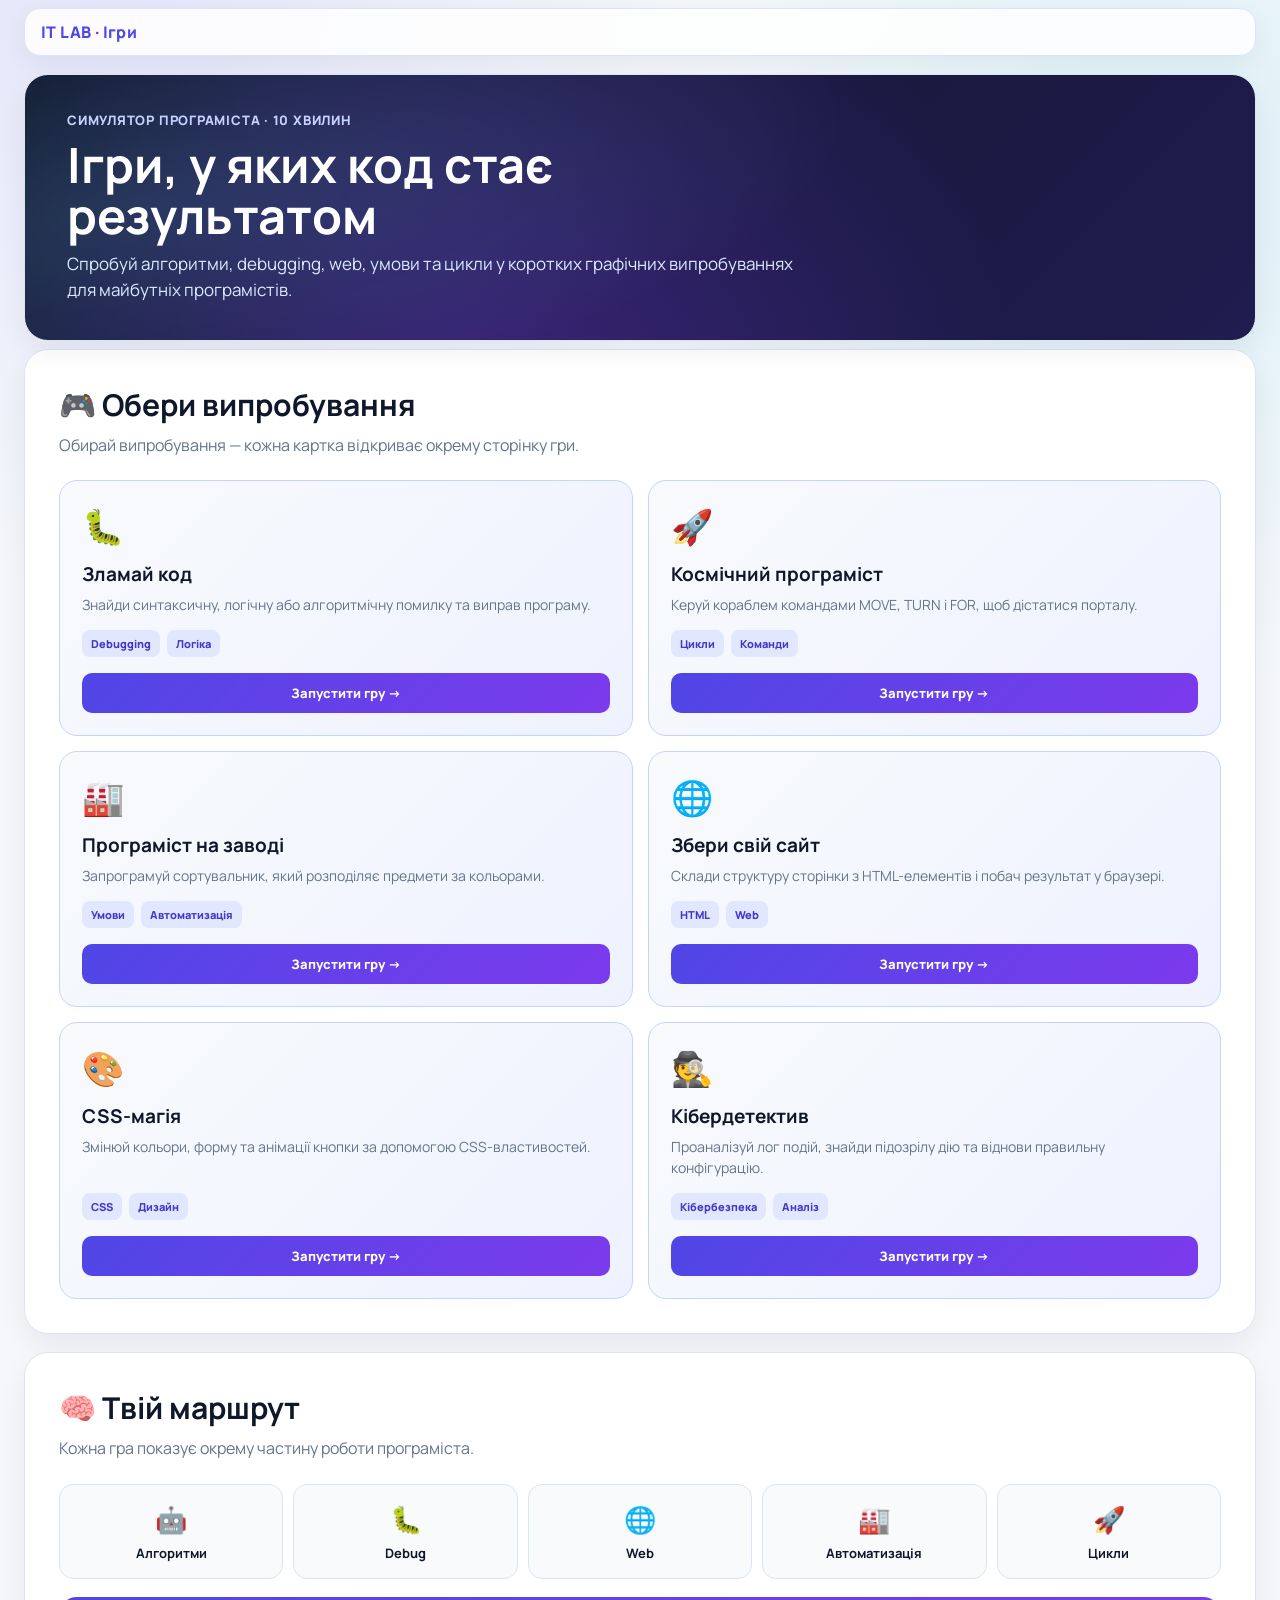
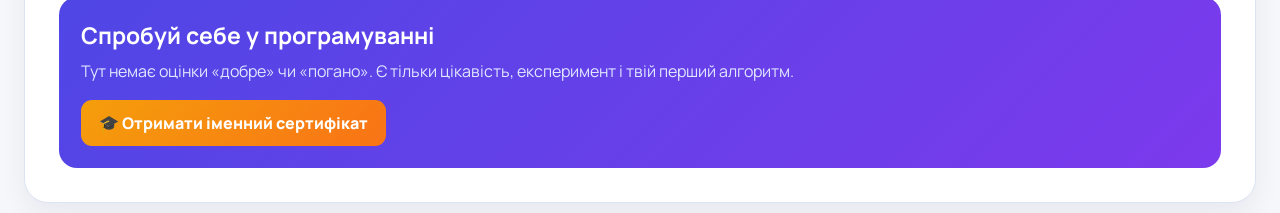
<file: index.html>
<!doctype html>
<html lang="uk">
<head>
  <meta charset="UTF-8">
  <meta name="viewport" content="width=device-width, initial-scale=1">
  <meta http-equiv="refresh" content="0; url=games.html">
  <title>IT LAB — Ігри</title>
</head>
<body>
  <p>Перехід до ігор IT LAB… <a href="games.html">Відкрити каталог ігор</a></p>
</body>
</html>
</file>
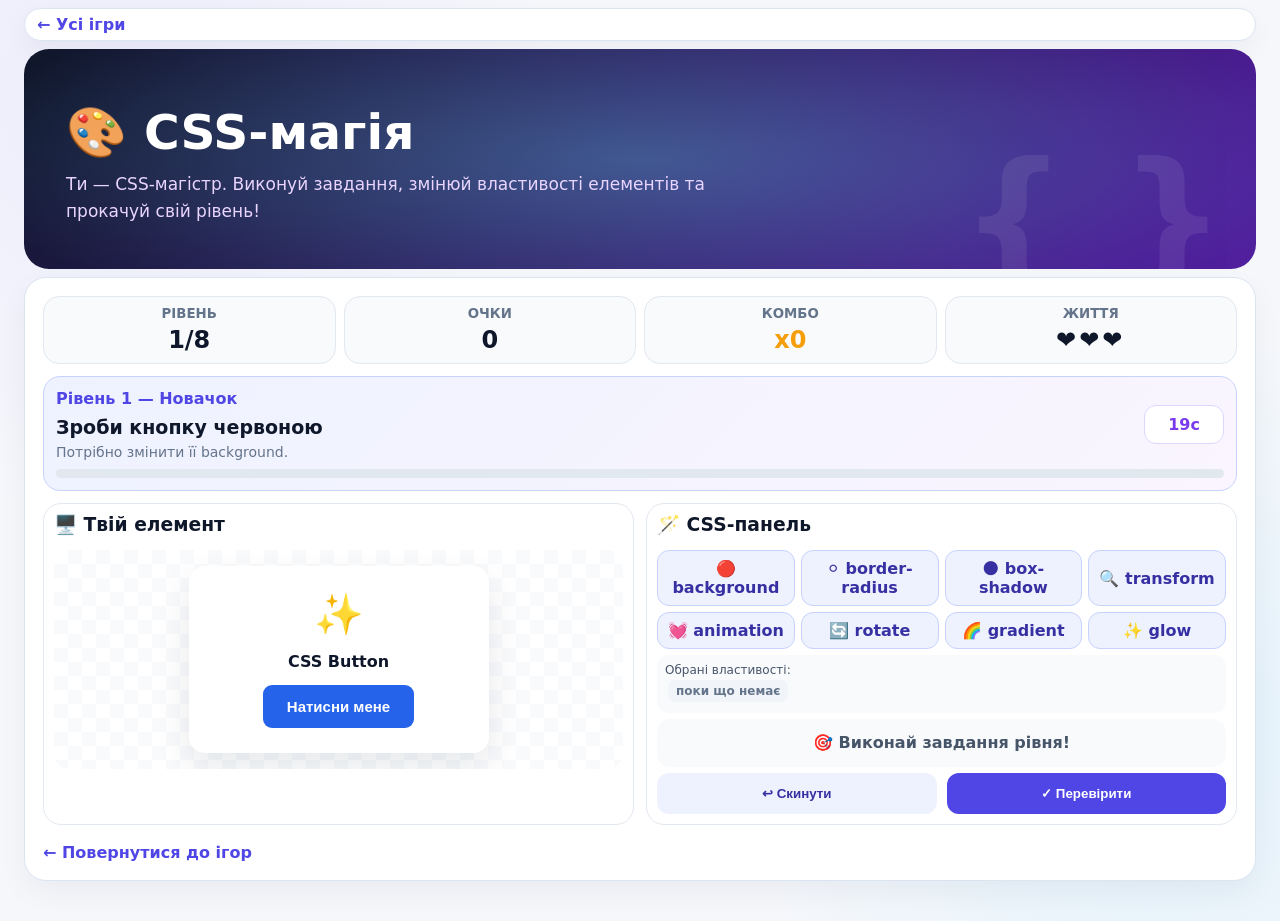
<file: game-css.html>
﻿<!doctype html>
<html lang="uk">
<head>
<meta charset="UTF-8">
<meta name="viewport" content="width=device-width,initial-scale=1">
<title>CSS-магія | IT LAB</title>

<style>
:root{
  --p:#4f46e5;
  --purple:#7c3aed;
  --cyan:#0891b2;
  --green:#16a34a;
  --red:#ef4444;
  --yellow:#f59e0b;
  --dark:#0f172a;
  --muted:#64748b;
  --bg:#f5f7fb;
}

*{box-sizing:border-box}

body{
  margin:0;
  background:
    radial-gradient(circle at 10% 10%,#ddd6fe55,transparent 30%),
    radial-gradient(circle at 90% 80%,#bae6fd55,transparent 30%),
    var(--bg);
  color:var(--dark);
  font-family:Manrope,system-ui,-apple-system,BlinkMacSystemFont,"Segoe UI",sans-serif;
}

main{
  width:min(1050px,calc(100% - 28px));
  margin:auto;
  padding:18px 0 40px;
}

.nav{
  background:#fff;
  border:1px solid #dbe5f2;
  border-radius:18px;
  box-shadow:0 10px 25px #0f172a0b;
  padding:13px 16px;
  margin-bottom:18px;
}

.nav a,
.back{
  color:var(--p);
  font-weight:900;
  text-decoration:none;
}

.hero{
  padding:32px;
  border-radius:25px;
  color:#fff;
  background:
    radial-gradient(circle at 80% 20%,#a78bfa55,transparent 30%),
    linear-gradient(135deg,#0f172a,#4c1d95,#7c3aed);
  margin-bottom:18px;
  position:relative;
  overflow:hidden;
}

.hero:after{
  content:"{ }";
  position:absolute;
  right:30px;
  bottom:-35px;
  font-size:150px;
  font-weight:900;
  opacity:.08;
}

.hero h1{
  margin:0 0 8px;
  font-size:clamp(30px,6vw,48px);
}

.hero p{
  margin:0;
  color:#e9d5ff;
  font-size:17px;
  max-width:650px;
}

.card{
  background:#fff;
  border:1px solid #dbe5f2;
  border-radius:22px;
  box-shadow:0 12px 30px #0f172a0c;
  padding:24px;
}

.stats{
  display:grid;
  grid-template-columns:repeat(4,1fr);
  gap:12px;
  margin-bottom:18px;
}

.stat{
  padding:15px;
  border-radius:16px;
  background:#f8fafc;
  border:1px solid #e2e8f0;
  text-align:center;
}

.stat small{
  display:block;
  color:var(--muted);
  font-weight:800;
  margin-bottom:5px;
}

.stat strong{
  font-size:24px;
}

#lives{
  letter-spacing:3px;
}

.mission{
  padding:18px;
  border-radius:17px;
  background:linear-gradient(135deg,#eef2ff,#faf5ff);
  border:1px solid #c7d2fe;
  margin-bottom:18px;
}

.mission-top{
  display:flex;
  justify-content:space-between;
  gap:15px;
  align-items:center;
}

.level{
  color:var(--p);
  font-weight:900;
}

.task{
  font-size:19px;
  font-weight:900;
  margin:8px 0 5px;
}

.hint-text{
  color:var(--muted);
  font-size:14px;
  margin:0;
}

.timer{
  min-width:80px;
  text-align:center;
  padding:9px 12px;
  border-radius:12px;
  background:#fff;
  border:1px solid #ddd6fe;
  font-weight:900;
  color:var(--purple);
}

.timer.danger{
  color:var(--red);
  animation:shake .3s infinite alternate;
}

@keyframes shake{
  to{transform:translateX(2px)}
}

.game{
  display:grid;
  grid-template-columns:1fr 1fr;
  gap:18px;
}

.panel{
  border:1px solid #e2e8f0;
  border-radius:18px;
  padding:18px;
  background:#fff;
}

.panel h3{
  margin:0 0 14px;
}

.preview{
  min-height:320px;
  display:grid;
  place-items:center;
  border-radius:16px;
  background:
    linear-gradient(45deg,#f8fafc 25%,transparent 25%),
    linear-gradient(-45deg,#f8fafc 25%,transparent 25%),
    linear-gradient(45deg,transparent 75%,#f8fafc 75%),
    linear-gradient(-45deg,transparent 75%,#f8fafc 75%);
  background-size:28px 28px;
  background-position:0 0,0 14px,14px -14px,-14px 0;
  padding:25px;
  overflow:hidden;
}

.target{
  width:min(100%,300px);
  min-height:160px;
  display:flex;
  align-items:center;
  justify-content:center;
  flex-direction:column;
  gap:14px;
  padding:25px;
  background:#fff;
  border-radius:16px;
  box-shadow:0 15px 35px #0f172a18;
  transition:.3s;
}

.target button{
  cursor:pointer;
  border:0;
  padding:13px 24px;
  border-radius:9px;
  color:#fff;
  background:#2563eb;
  font-weight:900;
  font-size:15px;
  transition:.3s;
}

.controls{
  display:grid;
  grid-template-columns:repeat(2,1fr);
  gap:10px;
}

.css-btn{
  padding:13px 10px;
  border:1px solid #c7d2fe;
  border-radius:12px;
  color:#3730a3;
  background:#eef2ff;
  font:inherit;
  font-weight:900;
  cursor:pointer;
  transition:.2s;
}

.css-btn:hover{
  transform:translateY(-2px);
  background:#e0e7ff;
}

.css-btn.used{
  opacity:.45;
  cursor:not-allowed;
}

.progress{
  height:9px;
  background:#e2e8f0;
  border-radius:99px;
  overflow:hidden;
  margin-top:14px;
}

.progress-bar{
  height:100%;
  width:0;
  background:linear-gradient(90deg,var(--p),var(--purple));
  transition:.3s;
}

.selected{
  margin-top:15px;
  padding:12px;
  border-radius:12px;
  background:#f8fafc;
  color:#475569;
  font-size:14px;
  min-height:45px;
}

.selected span{
  display:inline-block;
  padding:4px 8px;
  margin:3px;
  border-radius:7px;
  background:#ede9fe;
  color:#5b21b6;
  font-weight:900;
}

.result{
  margin-top:18px;
  padding:14px;
  border-radius:13px;
  background:#f8fafc;
  color:#475569;
  font-weight:800;
  text-align:center;
  min-height:48px;
}

.actions{
  display:flex;
  gap:10px;
  margin-top:18px;
}

.action{
  flex:1;
  border:0;
  border-radius:12px;
  padding:13px;
  color:#fff;
  background:var(--p);
  font-weight:900;
  cursor:pointer;
  transition:.2s;
}

.action:hover{
  transform:translateY(-2px);
}

.action.secondary{
  color:#3730a3;
  background:#eef2ff;
}

.action:disabled{
  opacity:.5;
  cursor:not-allowed;
}

.combo{
  color:var(--yellow);
}

.correct{
  animation:correct .5s;
}

@keyframes correct{
  30%{transform:scale(1.04)}
  60%{transform:scale(.98)}
  100%{transform:scale(1)}
}

.wrong{
  animation:wrong .35s;
}

@keyframes wrong{
  25%{transform:translateX(-8px)}
  50%{transform:translateX(8px)}
  75%{transform:translateX(-5px)}
}

.modal{
  position:fixed;
  inset:0;
  background:#020617bb;
  backdrop-filter:blur(7px);
  display:none;
  align-items:center;
  justify-content:center;
  padding:20px;
  z-index:50;
}

.modal.show{
  display:flex;
}

.modal-box{
  width:min(500px,100%);
  background:#fff;
  border-radius:25px;
  padding:30px;
  text-align:center;
  box-shadow:0 30px 80px #0005;
  animation:pop .35s;
}

@keyframes pop{
  from{transform:scale(.8);opacity:0}
  to{transform:scale(1);opacity:1}
}

.modal-icon{
  font-size:60px;
}

.modal h2{
  margin:10px 0;
  font-size:30px;
}

.final-score{
  font-size:42px;
  font-weight:1000;
  color:var(--p);
  margin:15px 0;
}

.modal button{
  width:100%;
  border:0;
  border-radius:12px;
  padding:14px;
  background:var(--p);
  color:#fff;
  font-weight:900;
  font-size:16px;
  cursor:pointer;
}

.back{
  display:inline-block;
  margin-top:18px;
}

@media(max-width:750px){
  .stats{
    grid-template-columns:repeat(2,1fr);
  }

  .game{
    grid-template-columns:1fr;
  }

  .mission-top{
    align-items:flex-start;
  }

  .timer{
    min-width:70px;
  }
}

@media(max-width:480px){
  .hero,
  .card{
    padding:18px;
  }

  .controls{
    grid-template-columns:1fr;
  }

  .stats{
    gap:8px;
  }

  .stat{
    padding:11px 5px;
  }

  .stat strong{
    font-size:20px;
  }
}
</style>
<link rel="stylesheet" href="mobile.css">
</head>

<body data-game-id="css">

<main>

<nav class="nav">
  <a href="games.html">← Усі ігри</a>
</nav>

<header class="hero">
  <h1>🎨 CSS-магія</h1>
  <p>
    Ти — CSS-магістр. Виконуй завдання, змінюй властивості елементів
    та прокачуй свій рівень!
  </p>
</header>

<section class="card">

  <div class="stats">

    <div class="stat">
      <small>РІВЕНЬ</small>
      <strong id="level">1/8</strong>
    </div>

    <div class="stat">
      <small>ОЧКИ</small>
      <strong id="score">0</strong>
    </div>

    <div class="stat">
      <small>КОМБО</small>
      <strong class="combo" id="combo">x0</strong>
    </div>

    <div class="stat">
      <small>ЖИТТЯ</small>
      <strong id="lives">❤️❤️❤️</strong>
    </div>

  </div>

  <div class="mission">

    <div class="mission-top">

      <div>
        <div class="level" id="levelTitle">
          Рівень 1 — Новачок
        </div>

        <div class="task" id="task">
          Зроби кнопку червоною
        </div>

        <p class="hint-text" id="hint">
          Використай правильну CSS-властивість.
        </p>
      </div>

      <div class="timer" id="timer">
        20с
      </div>

    </div>

    <div class="progress">
      <div class="progress-bar" id="progress"></div>
    </div>

  </div>

  <div class="game">

    <!-- ПРЕВ'Ю -->

    <div class="panel">

      <h3>🖥️ Твій елемент</h3>

      <div class="preview">

        <div class="target" id="target">

          <div id="targetIcon" style="font-size:40px">
            ✨
          </div>

          <strong id="targetText">
            CSS Button
          </strong>

          <button id="demo">
            Натисни мене
          </button>

        </div>

      </div>

    </div>

    <!-- CSS ПАНЕЛЬ -->

    <div class="panel">

      <h3>🪄 CSS-панель</h3>

      <div class="controls">

        <button class="css-btn" data-style="red">
          🔴 background
        </button>

        <button class="css-btn" data-style="round">
          ⚪ border-radius
        </button>

        <button class="css-btn" data-style="shadow">
          🌑 box-shadow
        </button>

        <button class="css-btn" data-style="big">
          🔍 transform
        </button>

        <button class="css-btn" data-style="pulse">
          💓 animation
        </button>

        <button class="css-btn" data-style="rotate">
          🔄 rotate
        </button>

        <button class="css-btn" data-style="gradient">
          🌈 gradient
        </button>

        <button class="css-btn" data-style="glow">
          ✨ glow
        </button>

      </div>

      <div class="selected" id="selected">
        Обрані властивості:
        <br>
        <span style="background:#f1f5f9;color:#64748b">
          поки що немає
        </span>
      </div>

      <div class="result" id="result">
        🎯 Виконай завдання рівня!
      </div>

      <div class="actions">

        <button class="action secondary" id="reset">
          ↩ Скинути
        </button>

        <button class="action" id="check">
          ✓ Перевірити
        </button>

      </div>

    </div>

  </div>

  <a class="back" href="games.html">
    ← Повернутися до ігор
  </a>

</section>

</main>


<!-- MODAL -->

<div class="modal" id="modal">

  <div class="modal-box">

    <div class="modal-icon" id="modalIcon">
      🏆
    </div>

    <h2 id="modalTitle">
      CSS-майстер!
    </h2>

    <p id="modalText">
      Ти пройшов усі рівні.
    </p>

    <div class="final-score" id="finalScore">
      0
    </div>

    <button id="restart">
      🔄 Грати ще раз
    </button>

  </div>

</div>


<script src="game-progress.js"></script>
<script>

const levels = [

  {
    title:"Рівень 1 — Новачок",
    task:"Зроби кнопку червоною",
    hint:"Потрібно змінити її background.",
    required:["red"],
    time:20,
    points:100
  },

  {
    title:"Рівень 2 — Округлювач",
    task:"Зроби кнопку круглою та додай тінь",
    hint:"Спробуй border-radius і box-shadow.",
    required:["round","shadow"],
    time:22,
    points:150
  },

  {
    title:"Рівень 3 — Аніматор",
    task:"Зроби кнопку червоною та анімованою",
    hint:"Тобі знадобляться background та animation.",
    required:["red","pulse"],
    time:22,
    points:200
  },

  {
    title:"Рівень 4 — Дизайнер",
    task:"Зроби кнопку великою, круглою та додай тінь",
    hint:"transform + border-radius + box-shadow.",
    required:["big","round","shadow"],
    time:25,
    points:250
  },

  {
    title:"Рівень 5 — CSS-чаклун",
    task:"Зроби градієнт, glow та анімацію",
    hint:"Твій CSS має виглядати магічно ✨",
    required:["gradient","glow","pulse"],
    time:25,
    points:300
  },

  {
    title:"Рівень 6 — Майстер руху",
    task:"Зроби елемент великим, поверни його та додай тінь",
    hint:"Використай transform, rotate та box-shadow.",
    required:["big","rotate","shadow"],
    time:25,
    points:350
  },

  {
    title:"Рівень 7 — CSS-легенда",
    task:"Створи градієнтну круглу кнопку з glow та анімацією",
    hint:"Потрібно 4 властивості.",
    required:["gradient","round","glow","pulse"],
    time:30,
    points:450
  },

  {
    title:"Рівень 8 — CSS GOD",
    task:"Фінальна магія: gradient + glow + round + rotate + pulse",
    hint:"Застосуй усі необхідні ефекти!",
    required:["gradient","glow","round","rotate","pulse"],
    time:35,
    points:600
  }

];


let currentLevel = 0;
let score = 0;
let combo = 0;
let lives = 3;
let selected = [];
let timeLeft = 20;
let timer = null;
let levelFinished = false;


const demo = document.getElementById("demo");
const target = document.getElementById("target");

const levelEl = document.getElementById("level");
const scoreEl = document.getElementById("score");
const comboEl = document.getElementById("combo");
const livesEl = document.getElementById("lives");

const levelTitle = document.getElementById("levelTitle");
const task = document.getElementById("task");
const hint = document.getElementById("hint");
const timerEl = document.getElementById("timer");
const progress = document.getElementById("progress");

const selectedEl = document.getElementById("selected");
const result = document.getElementById("result");

const modal = document.getElementById("modal");
const modalTitle = document.getElementById("modalTitle");
const modalText = document.getElementById("modalText");
const finalScore = document.getElementById("finalScore");
const modalIcon = document.getElementById("modalIcon");


/* =========================
   CSS ЕФЕКТИ
========================= */

function applyStyle(style){

  if(style === "red"){
    demo.style.background = "#dc2626";
  }

  if(style === "round"){
    demo.style.borderRadius = "50px";
    demo.style.padding = "18px 35px";
  }

  if(style === "shadow"){
    demo.style.boxShadow = "0 15px 35px #0f172a55";
  }

  if(style === "big"){
    demo.style.transform = "scale(1.3)";
  }

  if(style === "pulse"){
    demo.classList.add("pulse-animation");
  }

  if(style === "rotate"){
    demo.style.transform = "rotate(8deg) scale(1.08)";
  }

  if(style === "gradient"){
    demo.style.background =
      "linear-gradient(135deg,#7c3aed,#2563eb,#06b6d4)";
  }

  if(style === "glow"){
    demo.style.boxShadow =
      "0 0 15px #7c3aed,0 0 35px #7c3aed88";
  }

}


/* =========================
   КНОПКИ CSS
========================= */

document.querySelectorAll(".css-btn").forEach(button => {

  button.addEventListener("click",()=>{

    if(levelFinished) return;

    const style = button.dataset.style;

    if(selected.includes(style)){
      return;
    }

    selected.push(style);

    applyStyle(style);

    button.classList.add("used");

    updateSelected();

    result.textContent =
      "✨ Додано CSS-властивість: " + style;

  });

});


/* =========================
   ВІДОБРАЖЕННЯ ВИБРАНОГО
========================= */

function updateSelected(){

  if(selected.length === 0){

    selectedEl.innerHTML =
      'Обрані властивості:<br>' +
      '<span style="background:#f1f5f9;color:#64748b">' +
      'поки що немає</span>';

    return;
  }

  selectedEl.innerHTML =
    "Обрані властивості:<br>" +
    selected.map(x => `<span>${x}</span>`).join("");

}


/* =========================
   ПЕРЕВІРКА
========================= */

document.getElementById("check").addEventListener("click",checkLevel);


function checkLevel(){

  if(levelFinished) return;

  const data = levels[currentLevel];

  const correct =
    data.required.every(x => selected.includes(x));

  const noExtra =
    selected.every(x => data.required.includes(x));

  if(correct && noExtra){

    levelFinished = true;

    clearInterval(timer);

    combo++;

    const bonus =
      Math.max(0,timeLeft * 5) +
      combo * 30;

    const gained =
      data.points + bonus;

    score += gained;

    scoreEl.textContent = score;
    window.ITLabProgress.record("css", score);
    comboEl.textContent = "x" + combo;

    result.innerHTML =
      `🎉 Правильно! +${gained} очок`;

    target.classList.add("correct");

    setTimeout(()=>{
      target.classList.remove("correct");

      if(currentLevel < levels.length - 1){

        loadLevel(currentLevel + 1);

      }else{

        finishGame();

      }

    },1300);

  }else{

    combo = 0;
    comboEl.textContent = "x0";

    lives--;

    updateLives();

    target.classList.add("wrong");

    setTimeout(()=>{
      target.classList.remove("wrong");
    },400);

    if(lives <= 0){

      gameOver();

      return;
    }

    result.innerHTML =
      "❌ Не зовсім! Перевір властивості та спробуй ще.";

  }

}


/* =========================
   ТАЙМЕР
========================= */

function startTimer(){

  clearInterval(timer);

  timeLeft = levels[currentLevel].time;

  updateTimer();

  timer = setInterval(()=>{

    timeLeft--;

    updateTimer();

    if(timeLeft <= 0){

      clearInterval(timer);

      lives--;

      updateLives();

      combo = 0;
      comboEl.textContent = "x0";

      result.innerHTML =
        "⏰ Час вийшов! Спробуй ще раз.";

      resetCurrentLevel();

      if(lives <= 0){
        gameOver();
      }

    }

  },1000);

}


function updateTimer(){

  timerEl.textContent = timeLeft + "с";

  timerEl.classList.toggle(
    "danger",
    timeLeft <= 5
  );

}


/* =========================
   ЖИТТЯ
========================= */

function updateLives(){

  livesEl.textContent =
    "❤️".repeat(Math.max(0,lives)) +
    "🖤".repeat(Math.max(0,3-lives));

}


/* =========================
   ЗАВАНТАЖЕННЯ РІВНЯ
========================= */

function loadLevel(index){

  currentLevel = index;

  const data = levels[currentLevel];

  levelFinished = false;

  selected = [];

  levelEl.textContent =
    `${currentLevel + 1}/${levels.length}`;

  levelTitle.textContent = data.title;
  task.textContent = data.task;
  hint.textContent = data.hint;

  progress.style.width =
    ((currentLevel) / levels.length * 100) + "%";

  resetVisual();

  document.querySelectorAll(".css-btn")
    .forEach(button=>{
      button.classList.remove("used");
    });

  result.textContent =
    "🎯 Виконай завдання рівня!";

  updateSelected();

  startTimer();

}


/* =========================
   СКИДАННЯ ЕФЕКТІВ
========================= */

function resetVisual(){

  demo.style.background = "#2563eb";
  demo.style.borderRadius = "9px";
  demo.style.padding = "13px 24px";
  demo.style.boxShadow = "none";
  demo.style.transform = "none";

  demo.className = "";

}


/* =========================
   RESET
========================= */

document.getElementById("reset")
.addEventListener("click",()=>{

  if(levelFinished) return;

  resetCurrentLevel();

});


function resetCurrentLevel(){

  selected = [];

  resetVisual();

  document.querySelectorAll(".css-btn")
    .forEach(button=>{
      button.classList.remove("used");
    });

  updateSelected();

  result.textContent =
    "↩ Рівень скинуто. Спробуй ще раз.";

  startTimer();

}


/* =========================
   GAME OVER
========================= */

function gameOver(){

  clearInterval(timer);

  modalIcon.textContent = "💥";
  modalTitle.textContent = "Гру завершено";
  modalText.textContent =
    "Життя закінчилися. CSS-магія потребує ще трохи практики!";

  finalScore.textContent =
    score + " очок";

  modal.classList.add("show");

}


/* =========================
   ФІНАЛ
========================= */

function finishGame(){

  clearInterval(timer);
  window.ITLabProgress.complete("css", score);

  progress.style.width = "100%";

  modalIcon.textContent = "🏆";
  modalTitle.textContent = "CSS-МАЙСТЕР!";
  modalText.textContent =
    "Ти успішно пройшов усі рівні CSS-магії!";

  finalScore.textContent =
    score + " очок";

  modal.classList.add("show");

}


/* =========================
   RESTART
========================= */

document.getElementById("restart")
.addEventListener("click",()=>{

  modal.classList.remove("show");

  currentLevel = 0;
  score = 0;
  combo = 0;
  lives = 3;

  scoreEl.textContent = "0";
  comboEl.textContent = "x0";

  updateLives();

  loadLevel(0);

});


/* =========================
   CSS АНІМАЦІЯ
========================= */

const animationStyle = document.createElement("style");

animationStyle.textContent = `

.pulse-animation{
  animation: cssPulse .8s infinite alternate;
}

@keyframes cssPulse{
  from{
    transform:scale(1);
  }

  to{
    transform:scale(1.12);
  }
}

`;

document.head.appendChild(animationStyle);


/* =========================
   START
========================= */

updateLives();
loadLevel(0);

</script>

</body>
</html>
</file>
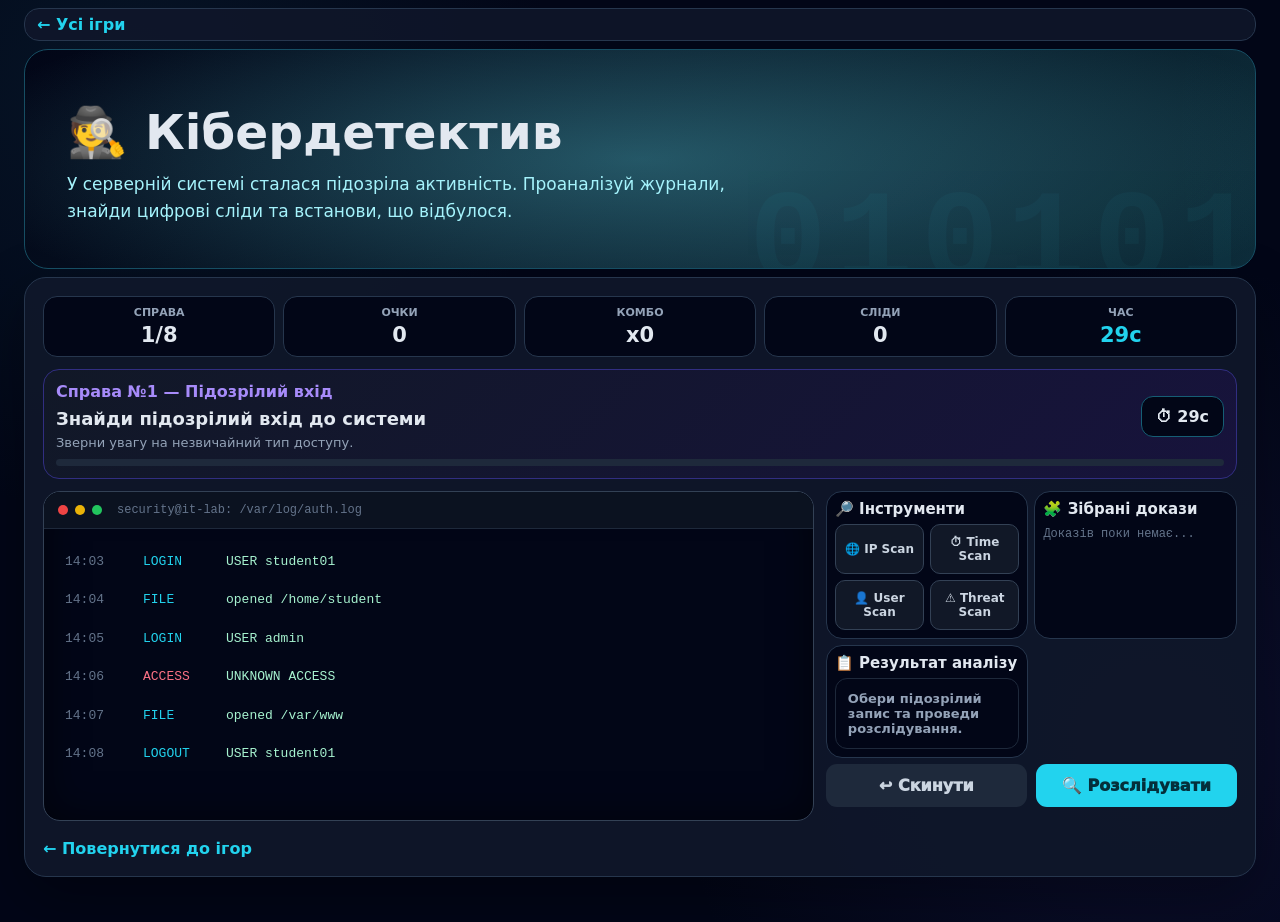
<file: game-cyber.html>
﻿<!doctype html>
<html lang="uk">
<head>
<meta charset="UTF-8">
<meta name="viewport" content="width=device-width,initial-scale=1">
<title>Кібердетектив | IT LAB</title>

<style>
:root{
  --bg:#020617;
  --panel:#0f172a;
  --panel2:#111c32;
  --border:#26364d;
  --cyan:#22d3ee;
  --green:#34d399;
  --red:#fb7185;
  --yellow:#fbbf24;
  --purple:#a78bfa;
  --text:#e2e8f0;
  --muted:#94a3b8;
}

*{
  box-sizing:border-box;
}

body{
  margin:0;
  min-height:100vh;
  background:
    radial-gradient(circle at 10% 10%,#164e6333,transparent 30%),
    radial-gradient(circle at 90% 80%,#312e8133,transparent 35%),
    #020617;
  color:var(--text);
  font-family:Manrope,system-ui,-apple-system,BlinkMacSystemFont,"Segoe UI",sans-serif;
}

main{
  width:min(1050px,calc(100% - 28px));
  margin:auto;
  padding:18px 0 45px;
}

.nav{
  padding:13px 16px;
  margin-bottom:18px;
  border:1px solid var(--border);
  border-radius:15px;
  background:#0f172add;
}

.nav a,
.back{
  color:var(--cyan);
  font-weight:900;
  text-decoration:none;
}

.hero{
  padding:32px;
  margin-bottom:18px;
  border:1px solid #164e63;
  border-radius:24px;
  background:
    radial-gradient(circle at 80% 20%,#22d3ee18,transparent 35%),
    linear-gradient(135deg,#020617,#0c2734,#164e63);
  position:relative;
  overflow:hidden;
}

.hero:after{
  content:"010101";
  position:absolute;
  right:-10px;
  bottom:-50px;
  font-family:monospace;
  font-size:130px;
  font-weight:900;
  color:#22d3ee;
  opacity:.035;
  letter-spacing:8px;
}

.hero h1{
  margin:0 0 8px;
  font-size:clamp(30px,6vw,48px);
}

.hero p{
  margin:0;
  color:#a5f3fc;
  max-width:700px;
}

.card{
  padding:22px;
  border:1px solid var(--border);
  border-radius:22px;
  background:#0f172af2;
  box-shadow:0 20px 60px #0005;
}

.stats{
  display:grid;
  grid-template-columns:repeat(5,1fr);
  gap:10px;
  margin-bottom:18px;
}

.stat{
  padding:13px 8px;
  text-align:center;
  border:1px solid var(--border);
  border-radius:14px;
  background:#020617;
}

.stat small{
  display:block;
  color:var(--muted);
  font-size:11px;
  font-weight:900;
  margin-bottom:4px;
}

.stat strong{
  font-size:21px;
}

#timer{
  color:var(--cyan);
}

#timer.danger{
  color:var(--red);
  animation:blink .5s infinite alternate;
}

@keyframes blink{
  to{opacity:.35}
}

.mission{
  padding:17px;
  margin-bottom:18px;
  border:1px solid #312e81;
  border-radius:16px;
  background:linear-gradient(135deg,#111827,#17133c);
}

.mission-top{
  display:flex;
  align-items:center;
  justify-content:space-between;
  gap:15px;
}

.level{
  color:var(--purple);
  font-weight:900;
}

.task{
  margin:7px 0 3px;
  font-size:18px;
  font-weight:900;
}

.hint{
  margin:0;
  color:var(--muted);
  font-size:13px;
}

.timer-box{
  padding:10px 14px;
  border:1px solid #155e75;
  border-radius:12px;
  background:#020617;
  font-weight:900;
  white-space:nowrap;
}

.progress{
  height:7px;
  margin-top:14px;
  overflow:hidden;
  border-radius:20px;
  background:#1e293b;
}

.progress-bar{
  height:100%;
  width:0;
  background:linear-gradient(90deg,var(--cyan),var(--purple));
  transition:.3s;
}

.game{
  display:grid;
  grid-template-columns:1.5fr .8fr;
  gap:15px;
}

.terminal{
  min-height:450px;
  overflow:hidden;
  border:1px solid #334155;
  border-radius:17px;
  background:#020617;
  box-shadow:inset 0 0 40px #0008;
}

.terminal-head{
  display:flex;
  align-items:center;
  gap:7px;
  padding:11px 14px;
  border-bottom:1px solid #1e293b;
  background:#0b1220;
}

.dot{
  width:10px;
  height:10px;
  border-radius:50%;
  background:#475569;
}

.dot.red{background:#ef4444}
.dot.yellow{background:#eab308}
.dot.green{background:#22c55e}

.terminal-title{
  margin-left:8px;
  color:#64748b;
  font-family:monospace;
  font-size:12px;
}

.log{
  padding:12px;
  font:13px/1.65 "Courier New",monospace;
}

.log-row{
  display:grid;
  grid-template-columns:70px 75px 1fr;
  gap:8px;
  padding:7px 9px;
  margin:3px 0;
  border-radius:7px;
  cursor:pointer;
  transition:.15s;
}

.log-row:hover{
  background:#0f172a;
}

.log-row.selected{
  background:#164e63;
  outline:1px solid #0891b2;
}

.log-row.correct{
  background:#064e3b;
  outline:1px solid var(--green);
}

.log-row.wrong{
  background:#4c0519;
  outline:1px solid var(--red);
}

.time{
  color:#64748b;
}

.type{
  color:var(--cyan);
}

.message{
  color:#a7f3d0;
}

.warning{
  color:var(--yellow);
}

.danger-text{
  color:var(--red);
}

.normal{
  color:#94a3b8;
}

.side{
  display:flex;
  flex-direction:column;
  gap:13px;
}

.panel{
  padding:17px;
  border:1px solid var(--border);
  border-radius:16px;
  background:#020617;
}

.panel h3{
  margin:0 0 12px;
  font-size:15px;
}

.evidence{
  min-height:110px;
  color:#64748b;
  font:12px/1.7 monospace;
}

.evidence .found{
  color:var(--green);
}

.tools{
  display:grid;
  grid-template-columns:1fr 1fr;
  gap:8px;
}

.tool{
  padding:10px 7px;
  border:1px solid #334155;
  border-radius:10px;
  background:#111827;
  color:#cbd5e1;
  font:inherit;
  font-size:12px;
  font-weight:900;
  cursor:pointer;
  transition:.2s;
}

.tool:hover{
  border-color:var(--cyan);
  color:#fff;
  transform:translateY(-1px);
}

.tool.active{
  border-color:var(--cyan);
  background:#083344;
  color:var(--cyan);
}

.result{
  min-height:48px;
  padding:12px;
  border:1px solid #1e293b;
  border-radius:12px;
  background:#020617;
  color:#94a3b8;
  font-weight:800;
  font-size:13px;
}

.actions{
  display:flex;
  gap:9px;
}

.action{
  flex:1;
  padding:12px;
  border:0;
  border-radius:11px;
  background:var(--cyan);
  color:#042f3b;
  font:inherit;
  font-weight:1000;
  cursor:pointer;
}

.action.secondary{
  background:#1e293b;
  color:#cbd5e1;
}

.action:hover{
  filter:brightness(1.1);
}

.action:disabled{
  opacity:.4;
  cursor:not-allowed;
}

.back{
  display:inline-block;
  margin-top:18px;
}

.modal{
  position:fixed;
  inset:0;
  z-index:100;
  display:none;
  align-items:center;
  justify-content:center;
  padding:20px;
  background:#000b;
  backdrop-filter:blur(8px);
}

.modal.show{
  display:flex;
}

.modal-box{
  width:min(500px,100%);
  padding:30px;
  border:1px solid #334155;
  border-radius:23px;
  background:#0f172a;
  box-shadow:0 30px 100px #000;
  text-align:center;
  animation:pop .3s;
}

@keyframes pop{
  from{
    opacity:0;
    transform:scale(.8);
  }
  to{
    opacity:1;
    transform:scale(1);
  }
}

.modal-icon{
  font-size:60px;
}

.modal h2{
  margin:10px 0;
}

.final-score{
  margin:15px 0;
  color:var(--cyan);
  font-size:42px;
  font-weight:1000;
}

.modal button{
  width:100%;
  padding:14px;
  border:0;
  border-radius:12px;
  background:var(--cyan);
  color:#042f3b;
  font-weight:1000;
  cursor:pointer;
}

.shake{
  animation:shake .35s;
}

@keyframes shake{
  20%{transform:translateX(-8px)}
  40%{transform:translateX(8px)}
  60%{transform:translateX(-5px)}
  80%{transform:translateX(5px)}
}

.scan{
  animation:scan .7s;
}

@keyframes scan{
  0%{background:#164e63}
  100%{background:transparent}
}

@media(max-width:800px){

  .stats{
    grid-template-columns:repeat(3,1fr);
  }

  .game{
    grid-template-columns:1fr;
  }

}

@media(max-width:500px){

  .hero,
  .card{
    padding:17px;
  }

  .stats{
    grid-template-columns:repeat(2,1fr);
  }

  .log-row{
    grid-template-columns:60px 65px 1fr;
    font-size:11px;
  }

  .mission-top{
    align-items:flex-start;
  }

}
</style>
<link rel="stylesheet" href="mobile.css">
</head>

<body data-game-id="cyber">

<main>

<nav class="nav">
  <a href="games.html">← Усі ігри</a>
</nav>

<header class="hero">
  <h1>🕵️ Кібердетектив</h1>
  <p>
    У серверній системі сталася підозріла активність.
    Проаналізуй журнали, знайди цифрові сліди та встанови,
    що відбулося.
  </p>
</header>

<section class="card">

  <div class="stats">

    <div class="stat">
      <small>СПРАВА</small>
      <strong id="level">1/8</strong>
    </div>

    <div class="stat">
      <small>ОЧКИ</small>
      <strong id="score">0</strong>
    </div>

    <div class="stat">
      <small>КОМБО</small>
      <strong id="combo">x0</strong>
    </div>

    <div class="stat">
      <small>СЛІДИ</small>
      <strong id="clues">0</strong>
    </div>

    <div class="stat">
      <small>ЧАС</small>
      <strong id="timer">30с</strong>
    </div>

  </div>


  <div class="mission">

    <div class="mission-top">

      <div>

        <div class="level" id="levelTitle">
          Справа №1
        </div>

        <div class="task" id="task">
          Знайди підозрілий вхід до системи
        </div>

        <p class="hint" id="hint">
          Один із записів відрізняється від звичайної поведінки.
        </p>

      </div>

      <div class="timer-box">
        ⏱ <span id="timer2">30</span>с
      </div>

    </div>

    <div class="progress">
      <div class="progress-bar" id="progress"></div>
    </div>

  </div>


  <div class="game">

    <!-- ТЕРМІНАЛ -->

    <div class="terminal">

      <div class="terminal-head">

        <span class="dot red"></span>
        <span class="dot yellow"></span>
        <span class="dot green"></span>

        <span class="terminal-title">
          security@it-lab: /var/log/auth.log
        </span>

      </div>

      <div class="log" id="log"></div>

    </div>


    <!-- ПАНЕЛЬ ДЕТЕКТИВА -->

    <aside class="side">

      <div class="panel">

        <h3>🔎 Інструменти</h3>

        <div class="tools">

          <button class="tool" data-tool="ip">
            🌐 IP Scan
          </button>

          <button class="tool" data-tool="time">
            ⏱ Time Scan
          </button>

          <button class="tool" data-tool="user">
            👤 User Scan
          </button>

          <button class="tool" data-tool="danger">
            ⚠ Threat Scan
          </button>

        </div>

      </div>


      <div class="panel">

        <h3>🧩 Зібрані докази</h3>

        <div class="evidence" id="evidence">
          Доказів поки немає...
        </div>

      </div>


      <div class="panel">

        <h3>📋 Результат аналізу</h3>

        <div class="result" id="result">
          Обери запис журналу, який вважаєш підозрілим.
        </div>

      </div>


      <div class="actions">

        <button class="action secondary" id="reset">
          ↩ Скинути
        </button>

        <button class="action" id="investigate">
          🔍 Розслідувати
        </button>

      </div>

    </aside>

  </div>


  <a class="back" href="games.html">
    ← Повернутися до ігор
  </a>

</section>

</main>


<!-- MODAL -->

<div class="modal" id="modal">

  <div class="modal-box">

    <div class="modal-icon" id="modalIcon">
      🕵️
    </div>

    <h2 id="modalTitle">
      Справу завершено!
    </h2>

    <p id="modalText">
      Ти завершив розслідування.
    </p>

    <div class="final-score" id="finalScore">
      0
    </div>

    <button id="restart">
      🔄 Нова справа
    </button>

  </div>

</div>


<script src="game-progress.js"></script>
<script>

/* =====================================
   ІГРОВІ РІВНІ
===================================== */

const levels = [

  {
    title:"Справа №1 — Підозрілий вхід",
    task:"Знайди підозрілий вхід до системи",
    hint:"Зверни увагу на незвичайний тип доступу.",
    time:30,

    logs:[
      ["14:03","LOGIN","USER student01"],
      ["14:04","FILE","opened /home/student"],
      ["14:05","LOGIN","USER admin"],
      ["14:06","ACCESS","UNKNOWN ACCESS"],
      ["14:07","FILE","opened /var/www"],
      ["14:08","LOGOUT","USER student01"]
    ],

    correct:3
  },

  {
    title:"Справа №2 — Дивний IP",
    task:"Знайди підключення з підозрілої IP-адреси",
    hint:"Звичайна локальна мережа використовує 192.168.x.x.",
    time:32,

    logs:[
      ["09:12","LOGIN","IP 192.168.1.21"],
      ["09:13","LOGIN","IP 192.168.1.25"],
      ["09:14","LOGIN","IP 10.0.0.15"],
      ["09:15","LOGIN","IP 185.44.91.27"],
      ["09:16","FILE","opened document"],
      ["09:17","LOGOUT","USER teacher"]
    ],

    correct:3
  },

  {
    title:"Справа №3 — Нічний гість",
    task:"Знайди вхід у систему в небезпечний час",
    hint:"Хтось увійшов тоді, коли сервер майже не використовувався.",
    time:32,

    logs:[
      ["21:04","LOGIN","USER admin"],
      ["21:30","FILE","opened database"],
      ["23:11","LOGIN","USER teacher"],
      ["02:47","LOGIN","USER root"],
      ["08:05","LOGIN","USER student"],
      ["08:10","FILE","opened schedule"]
    ],

    correct:3
  },

  {
    title:"Справа №4 — Зламаний пароль",
    task:"Знайди серію невдалих спроб входу",
    hint:"Багато невдалих входів підряд можуть бути ознакою атаки.",
    time:34,

    logs:[
      ["11:01","LOGIN","USER admin SUCCESS"],
      ["11:02","LOGIN","USER student SUCCESS"],
      ["11:03","LOGIN","USER admin FAILED"],
      ["11:03","LOGIN","USER admin FAILED"],
      ["11:04","LOGIN","USER admin FAILED"],
      ["11:05","LOGIN","USER admin SUCCESS"]
    ],

    correct:4
  },

  {
    title:"Справа №5 — Викрадення файлів",
    task:"Знайди підозріле копіювання даних",
    hint:"Зверни увагу на операції з великою кількістю файлів.",
    time:35,

    logs:[
      ["16:01","FILE","opened lesson.docx"],
      ["16:02","FILE","saved lesson.docx"],
      ["16:03","FILE","opened schedule.xlsx"],
      ["16:04","EXPORT","248 files → external"],
      ["16:05","FILE","closed schedule.xlsx"],
      ["16:06","LOGOUT","USER admin"]
    ],

    correct:3
  },

  {
    title:"Справа №6 — Root",
    task:"Знайди небезпечну команду адміністратора",
    hint:"Не кожна команда root є нормальною.",
    time:36,

    logs:[
      ["18:01","CMD","ls /home"],
      ["18:02","CMD","cat schedule.txt"],
      ["18:03","CMD","whoami"],
      ["18:04","CMD","rm -rf /var/www"],
      ["18:05","CMD","cd /home"],
      ["18:06","LOGOUT","USER admin"]
    ],

    correct:3
  },

  {
    title:"Справа №7 — Витік",
    task:"Знайди спробу передати секретні дані",
    hint:"Шукай незвичайний зовнішній канал передачі.",
    time:38,

    logs:[
      ["20:10","FILE","opened students.db"],
      ["20:11","FILE","read students.db"],
      ["20:12","HTTP","GET /api/groups"],
      ["20:13","UPLOAD","database → unknown-server"],
      ["20:14","FILE","closed students.db"],
      ["20:15","LOGOUT","USER admin"]
    ],

    correct:3
  },

  {
    title:"ФІНАЛ — Кібератака",
    task:"Знайди головний доказ атаки",
    hint:"Проаналізуй усі ознаки. Один запис є ключовим.",
    time:40,

    logs:[
      ["03:01","LOGIN","IP 192.168.1.20"],
      ["03:02","LOGIN","IP 192.168.1.20"],
      ["03:03","ACCESS","root privileges"],
      ["03:04","UPLOAD","database → external"],
      ["03:05","DELETE","security logs"],
      ["03:06","LOGOUT","USER admin"]
    ],

    correct:4
  }

];


/* =====================================
   STATE
===================================== */

let level = 0;
let score = 0;
let combo = 0;
let clues = 0;
let selectedRow = null;
let selectedTool = null;
let timeLeft = 30;
let timer = null;
let completed = false;


/* =====================================
   ELEMENTS
===================================== */

const logEl = document.getElementById("log");
const resultEl = document.getElementById("result");
const evidenceEl = document.getElementById("evidence");

const levelEl = document.getElementById("level");
const scoreEl = document.getElementById("score");
const comboEl = document.getElementById("combo");
const cluesEl = document.getElementById("clues");

const timerEl = document.getElementById("timer");
const timer2El = document.getElementById("timer2");

const levelTitleEl = document.getElementById("levelTitle");
const taskEl = document.getElementById("task");
const hintEl = document.getElementById("hint");

const progressEl = document.getElementById("progress");

const modal = document.getElementById("modal");
const modalIcon = document.getElementById("modalIcon");
const modalTitle = document.getElementById("modalTitle");
const modalText = document.getElementById("modalText");
const finalScore = document.getElementById("finalScore");


/* =====================================
   ЗАВАНТАЖЕННЯ РІВНЯ
===================================== */

function loadLevel(){

  const data = levels[level];

  completed = false;
  selectedRow = null;
  selectedTool = null;

  levelEl.textContent =
    `${level + 1}/${levels.length}`;

  levelTitleEl.textContent =
    data.title;

  taskEl.textContent =
    data.task;

  hintEl.textContent =
    data.hint;

  progressEl.style.width =
    ((level / levels.length) * 100) + "%";

  renderLogs(data);

  resultEl.textContent =
    "Обери підозрілий запис та проведи розслідування.";

  evidenceEl.innerHTML =
    "Доказів поки немає...";

  document.querySelectorAll(".tool")
    .forEach(x=>x.classList.remove("active"));

  startTimer();

}


/* =====================================
   ЛОГИ
===================================== */

function renderLogs(data){

  logEl.innerHTML = "";

  data.logs.forEach((row,index)=>{

    const div = document.createElement("div");

    div.className = "log-row";

    let typeClass = "type";

    if(row[1] === "ACCESS" ||
       row[1] === "DELETE" ||
       row[1] === "UPLOAD"){
      typeClass = "type danger-text";
    }

    div.innerHTML = `
      <span class="time">${row[0]}</span>
      <span class="${typeClass}">${row[1]}</span>
      <span class="message">${row[2]}</span>
    `;

    div.addEventListener("click",()=>{

      if(completed) return;

      document
        .querySelectorAll(".log-row")
        .forEach(x=>x.classList.remove("selected"));

      div.classList.add("selected");

      selectedRow = index;

      resultEl.textContent =
        `📌 Обрано: ${row[1]} — ${row[2]}`;

    });

    logEl.appendChild(div);

  });

}


/* =====================================
   ІНСТРУМЕНТИ
===================================== */

document.querySelectorAll(".tool")
.forEach(button=>{

  button.addEventListener("click",()=>{

    if(completed) return;

    selectedTool = button.dataset.tool;

    document.querySelectorAll(".tool")
      .forEach(x=>x.classList.remove("active"));

    button.classList.add("active");

    runTool(selectedTool);

  });

});


function runTool(tool){

  if(selectedRow === null){

    resultEl.textContent =
      "⚠ Спочатку вибери запис журналу.";

    return;

  }

  const data = levels[level];
  const row = data.logs[selectedRow];

  let text = "";

  if(tool === "ip"){

    text =
      `🌐 IP ANALYSIS\n` +
      `Запис: ${row[2]}\n` +
      `Статус: перевірено`;

  }

  if(tool === "time"){

    text =
      `⏱ TIME ANALYSIS\n` +
      `Час події: ${row[0]}\n` +
      `Активність: проаналізовано`;

  }

  if(tool === "user"){

    text =
      `👤 USER ANALYSIS\n` +
      `Подія: ${row[2]}\n` +
      `Обліковий запис: перевірено`;

  }

  if(tool === "danger"){

    text =
      `⚠ THREAT SCAN\n` +
      `Тип: ${row[1]}\n` +
      `Рівень ризику: ${selectedRow === data.correct ? "ВИСОКИЙ" : "НЕВИЗНАЧЕНИЙ"}`;

  }

  resultEl.innerHTML =
    text.replace(/\n/g,"<br>");

}


/* =====================================
   РОЗСЛІДУВАННЯ
===================================== */

document
  .getElementById("investigate")
  .addEventListener("click",investigate);


function investigate(){

  if(completed) return;

  if(selectedRow === null){

    resultEl.textContent =
      "🔎 Вибери запис, який потрібно дослідити.";

    return;

  }

  const data = levels[level];

  const rows =
    document.querySelectorAll(".log-row");

  if(selectedRow === data.correct){

    completed = true;

    clearInterval(timer);

    rows[selectedRow].classList.add("correct");

    combo++;

    clues++;

    const timeBonus =
      Math.max(0,timeLeft * 4);

    const comboBonus =
      combo * 35;

    const gained =
      100 + timeBonus + comboBonus;

    score += gained;

    scoreEl.textContent = score;
    window.ITLabProgress.record("cyber", score);
    comboEl.textContent = "x" + combo;
    cluesEl.textContent = clues;

    evidenceEl.innerHTML += `
      <div class="found">
        ✓ ${data.logs[selectedRow][0]}
        — ${data.logs[selectedRow][1]}
        — ключовий доказ
      </div>
    `;

    resultEl.innerHTML =
      `✅ <strong>Правильний слід!</strong><br>
       +${gained} очок. Комбо x${combo}`;

    setTimeout(()=>{

      if(level < levels.length - 1){

        level++;
        loadLevel();

      }else{

        finishGame();

      }

    },1500);

  }else{

    rows[selectedRow].classList.add("wrong");

    combo = 0;

    comboEl.textContent = "x0";

    resultEl.innerHTML =
      "❌ Це не головний доказ. Проаналізуй інші записи.";

    document.querySelector(".terminal")
      .classList.add("shake");

    setTimeout(()=>{
      document.querySelector(".terminal")
        .classList.remove("shake");
    },400);

  }

}


/* =====================================
   ТАЙМЕР
===================================== */

function startTimer(){

  clearInterval(timer);

  timeLeft = levels[level].time;

  updateTimer();

  timer = setInterval(()=>{

    timeLeft--;

    updateTimer();

    if(timeLeft <= 0){

      clearInterval(timer);

      combo = 0;

      comboEl.textContent = "x0";

      resultEl.innerHTML =
        "⏰ <strong>Час вийшов!</strong> Спробуй розібрати справу ще раз.";

      loadLevel();

    }

  },1000);

}


function updateTimer(){

  timerEl.textContent =
    timeLeft + "с";

  timer2El.textContent =
    timeLeft;

  timerEl.classList.toggle(
    "danger",
    timeLeft <= 7
  );

}


/* =====================================
   RESET
===================================== */

document
  .getElementById("reset")
  .addEventListener("click",()=>{

    selectedRow = null;

    document.querySelectorAll(".log-row")
      .forEach(x=>{
        x.classList.remove("selected","wrong","correct");
      });

    document.querySelectorAll(".tool")
      .forEach(x=>x.classList.remove("active"));

    resultEl.textContent =
      "Справу скинуто. Проаналізуй журнал ще раз.";

    startTimer();

  });


/* =====================================
   ФІНАЛ
===================================== */

function finishGame(){

  clearInterval(timer);
  window.ITLabProgress.complete("cyber", score);

  progressEl.style.width = "100%";

  modalIcon.textContent = "🕵️‍♂️";
  modalTitle.textContent = "КІБЕРДЕТЕКТИВ!";
  modalText.textContent =
    "Ти розкрив усі справи та знайшов ключові цифрові сліди.";

  finalScore.textContent =
    score + " очок";

  modal.classList.add("show");

}


/* =====================================
   RESTART
===================================== */

document
  .getElementById("restart")
  .addEventListener("click",()=>{

    modal.classList.remove("show");

    level = 0;
    score = 0;
    combo = 0;
    clues = 0;

    scoreEl.textContent = "0";
    comboEl.textContent = "x0";
    cluesEl.textContent = "0";

    loadLevel();

  });


/* =====================================
   START
===================================== */

loadLevel();

</script>

</body>
</html>
</file>
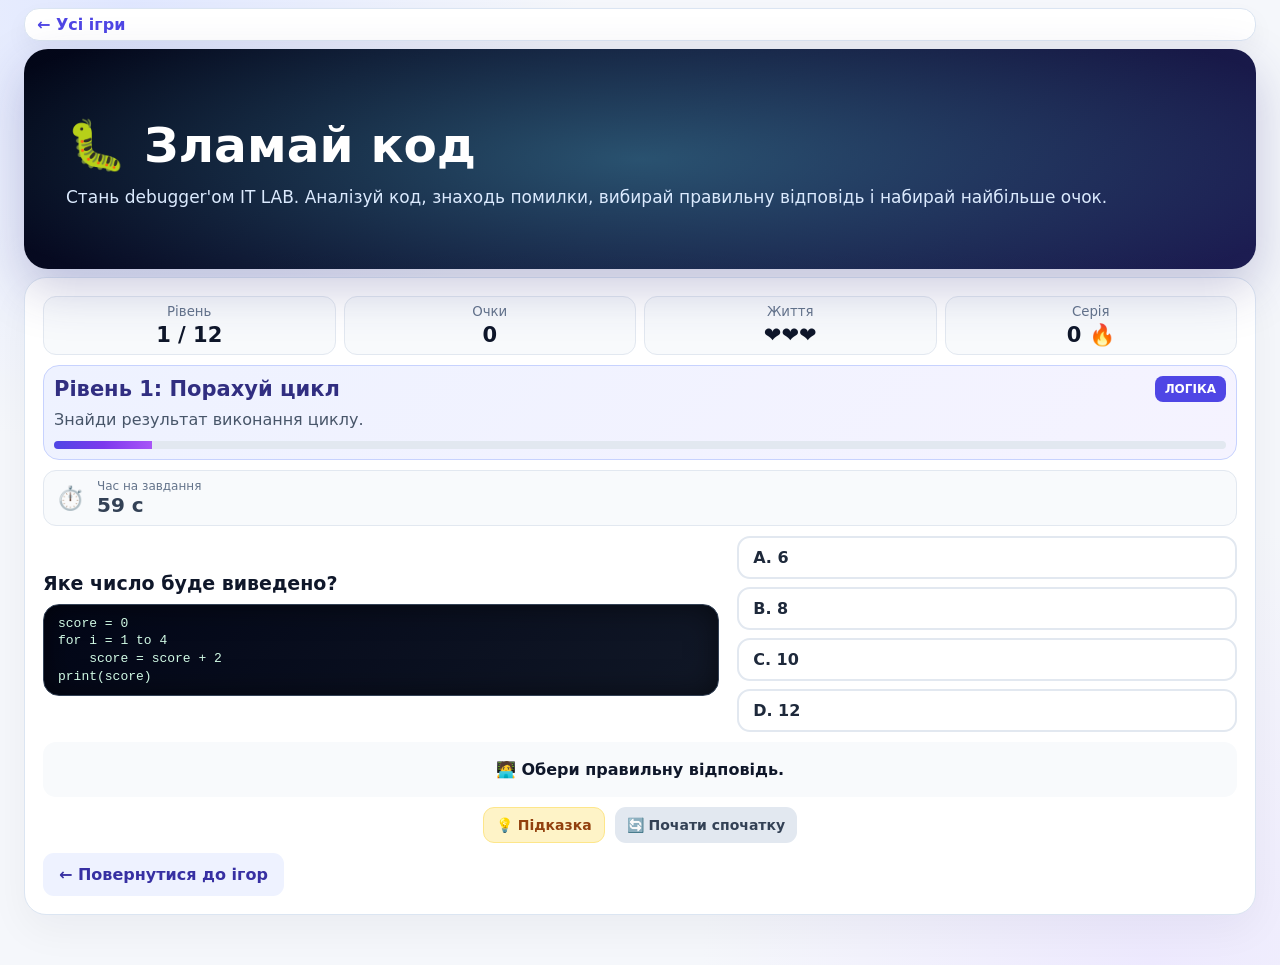
<file: game-debug.html>
﻿<!doctype html>
<html lang="uk">
<head>
<meta charset="UTF-8">
<meta name="viewport" content="width=device-width,initial-scale=1.0">

<title>Зламай код | IT LAB</title>

<style>

:root{
    --primary:#4f46e5;
    --purple:#7c3aed;
    --green:#22c55e;
    --red:#ef4444;
    --yellow:#f59e0b;

    --dark:#0f172a;
    --dark2:#020617;

    --text:#0f172a;
    --muted:#64748b;

    --bg:#f5f7fb;
}

*{
    box-sizing:border-box;
}

body{
    margin:0;

    color:var(--text);

    font-family:
        Inter,
        Manrope,
        system-ui,
        -apple-system,
        BlinkMacSystemFont,
        "Segoe UI",
        sans-serif;

    background:
        radial-gradient(
            circle at 10% 0%,
            #e0e7ff,
            transparent 30%
        ),
        radial-gradient(
            circle at 90% 100%,
            #ede9fe,
            transparent 30%
        ),
        var(--bg);

    min-height:100vh;
}

main{
    width:min(950px,calc(100% - 28px));

    margin:auto;

    padding:18px 0 50px;
}

/* ==============================
   NAVIGATION
============================== */

.nav{
    padding:13px 16px;

    margin-bottom:18px;

    background:#fff;

    border:1px solid #dbe5f2;

    border-radius:15px;

    box-shadow:
        0 10px 25px #0f172a0b;
}

.nav a{
    color:var(--primary);

    font-weight:900;

    text-decoration:none;
}

/* ==============================
   HERO
============================== */

.hero{
    color:white;

    background:
        radial-gradient(
            circle at 90% 20%,
            #6366f155,
            transparent 30%
        ),
        linear-gradient(
            135deg,
            #020617,
            #312e81
        );

    border-radius:24px;

    padding:32px;

    margin-bottom:18px;

    box-shadow:
        0 20px 50px #312e8140;
}

.hero h1{
    margin:0 0 10px;

    font-size:
        clamp(30px,6vw,48px);
}

.hero p{
    margin:0;

    color:#dbeafe;

    font-size:17px;

    line-height:1.6;
}

/* ==============================
   CARD
============================== */

.card{
    background:#fff;

    border:1px solid #dbe5f2;

    border-radius:22px;

    padding:24px;

    box-shadow:
        0 15px 40px #0f172a0c;
}

/* ==============================
   STATS
============================== */

.stats{
    display:grid;

    grid-template-columns:
        repeat(4,1fr);

    gap:10px;

    margin-bottom:20px;
}

.stat{
    padding:13px;

    text-align:center;

    border-radius:13px;

    background:#f8fafc;

    border:1px solid #e2e8f0;
}

.stat small{
    display:block;

    color:var(--muted);

    margin-bottom:4px;
}

.stat strong{
    font-size:21px;
}

/* ==============================
   LEVEL
============================== */

.level-box{
    padding:18px;

    margin-bottom:20px;

    border-radius:16px;

    background:
        linear-gradient(
            135deg,
            #eef2ff,
            #f5f3ff
        );

    border:1px solid #c7d2fe;
}

.level-top{
    display:flex;

    justify-content:
        space-between;

    align-items:center;

    gap:10px;
}

.level-title{
    font-size:21px;

    font-weight:900;

    color:#312e81;
}

.level-type{
    padding:6px 10px;

    border-radius:8px;

    background:#4f46e5;

    color:#fff;

    font-size:12px;

    font-weight:900;
}

.level-description{
    margin:10px 0 0;

    color:#475569;

    line-height:1.5;
}

/* ==============================
   PROGRESS
============================== */

.progress{
    height:8px;

    margin-top:15px;

    background:#e2e8f0;

    border-radius:20px;

    overflow:hidden;
}

.progress-bar{
    height:100%;

    width:0%;

    background:
        linear-gradient(
            90deg,
            #4f46e5,
            #7c3aed,
            #a855f7
        );

    transition:
        width .3s;
}

/* ==============================
   TIMER
============================== */

.timer-box{
    display:flex;

    align-items:center;

    gap:12px;

    margin-bottom:18px;

    padding:12px 15px;

    border-radius:13px;

    background:#f8fafc;

    border:1px solid #e2e8f0;
}

.timer-icon{
    font-size:23px;
}

.timer{
    font-size:20px;

    font-weight:900;

    color:#334155;
}

.timer.danger{
    color:var(--red);

    animation:
        pulse .7s infinite;
}

@keyframes pulse{

    50%{
        opacity:.4;
    }

}

/* ==============================
   QUESTION
============================== */

.question{
    margin-bottom:15px;

    font-size:21px;

    font-weight:900;
}

/* ==============================
   CODE
============================== */

.code-wrapper{
    position:relative;
}

.code{
    padding:22px;

    border-radius:16px;

    background:
        linear-gradient(
            135deg,
            #020617,
            #111827
        );

    color:#d1fae5;

    font-family:
        "Cascadia Code",
        "Fira Code",
        Consolas,
        monospace;

    line-height:1.8;

    font-size:15px;

    white-space:pre-wrap;

    overflow:auto;

    border:1px solid #334155;

    box-shadow:
        inset 0 0 30px #0008;
}

.code .keyword{
    color:#c084fc;
}

.code .number{
    color:#fbbf24;
}

.code .string{
    color:#86efac;
}

.code .error{
    color:#fb7185;

    text-decoration:
        underline wavy #ef4444;
}

/* ==============================
   OPTIONS
============================== */

.options{
    display:grid;

    gap:10px;

    margin-top:18px;
}

.option{
    position:relative;

    padding:15px 17px;

    border:2px solid #e2e8f0;

    border-radius:13px;

    background:#fff;

    color:#1e293b;

    font:inherit;

    font-weight:800;

    text-align:left;

    cursor:pointer;

    transition:
        transform .15s,
        border .15s,
        background .15s,
        box-shadow .15s;
}

.option:hover{
    transform:
        translateY(-2px);

    border-color:#818cf8;

    background:#eef2ff;

    box-shadow:
        0 8px 20px #4f46e51a;
}

.option.correct{
    border-color:
        var(--green);

    background:
        #dcfce7;

    color:
        #166534;
}

.option.wrong{
    border-color:
        var(--red);

    background:
        #fee2e2;

    color:
        #991b1b;
}

.option:disabled{
    cursor:default;
}

/* ==============================
   RESULT
============================== */

.result{
    min-height:55px;

    display:flex;

    align-items:center;

    justify-content:center;

    text-align:center;

    margin-top:18px;

    padding:13px;

    border-radius:13px;

    background:#f8fafc;

    font-weight:900;

    line-height:1.5;
}

.result.success{
    background:#dcfce7;

    color:#166534;
}

.result.error{
    background:#fee2e2;

    color:#991b1b;
}

/* ==============================
   HINT
============================== */

.hint{
    display:none;

    margin-top:14px;

    padding:14px;

    border-radius:12px;

    background:#fffbeb;

    border:1px solid #fde68a;

    color:#92400e;

    font-weight:700;

    line-height:1.5;
}

.hint.show{
    display:block;
}

/* ==============================
   BUTTONS
============================== */

.actions{
    display:flex;

    justify-content:center;

    flex-wrap:wrap;

    gap:10px;

    margin-top:20px;
}

.btn{
    padding:12px 17px;

    border:0;

    border-radius:11px;

    font:inherit;

    font-weight:900;

    cursor:pointer;

    transition:
        transform .15s,
        filter .15s;
}

.btn:hover{
    transform:
        translateY(-2px);

    filter:
        brightness(1.08);
}

.btn-primary{
    background:
        linear-gradient(
            135deg,
            #4f46e5,
            #7c3aed
        );

    color:#fff;
}

.btn-hint{
    background:#fef3c7;

    color:#92400e;

    border:1px solid #fde68a;
}

.btn-restart{
    background:#e2e8f0;

    color:#334155;
}

.btn-next{
    background:
        linear-gradient(
            135deg,
            #059669,
            #16a34a
        );

    color:white;

    display:none;
}

/* ==============================
   EXPLANATION
============================== */

.explanation{
    display:none;

    margin-top:18px;

    padding:17px;

    border-radius:15px;

    background:#f8fafc;

    border:1px solid #e2e8f0;
}

.explanation.show{
    display:block;
}

.explanation h3{
    margin:0 0 8px;

    font-size:17px;
}

.explanation p{
    margin:0;

    color:#475569;

    line-height:1.6;
}

/* ==============================
   COMBO
============================== */

.combo{
    display:inline-flex;

    align-items:center;

    gap:5px;

    margin-left:8px;

    padding:4px 8px;

    border-radius:7px;

    background:#fef3c7;

    color:#92400e;

    font-size:12px;
}

/* ==============================
   MODAL
============================== */

.overlay{
    position:fixed;

    inset:0;

    display:none;

    place-items:center;

    padding:20px;

    background:#020617aa;

    backdrop-filter:
        blur(7px);

    z-index:100;
}

.overlay.show{
    display:grid;
}

.modal{
    width:min(500px,100%);

    padding:32px;

    text-align:center;

    background:#fff;

    border-radius:24px;

    box-shadow:
        0 30px 100px #0008;

    animation:
        modalIn .25s ease;
}

@keyframes modalIn{

    from{
        opacity:0;
        transform:
            scale(.9)
            translateY(20px);
    }

    to{
        opacity:1;
        transform:
            scale(1)
            translateY(0);
    }

}

.modal-icon{
    font-size:70px;
}

.modal h2{
    margin:10px 0;

    font-size:29px;
}

.modal p{
    color:#64748b;

    line-height:1.6;
}

/* ==============================
   BACK
============================== */

.back{
    display:block;

    width:max-content;

    margin:20px auto 0;

    padding:12px 16px;

    border-radius:11px;

    background:#eef2ff;

    color:#3730a3;

    text-decoration:none;

    font-weight:900;
}

/* ==============================
   MOBILE
============================== */

@media(max-width:650px){

    .stats{
        grid-template-columns:
            repeat(2,1fr);
    }

    .card{
        padding:16px;
    }

    .hero{
        padding:23px;
    }

    .code{
        font-size:13px;

        padding:16px;
    }

    .level-top{
        align-items:
            flex-start;

        flex-direction:
            column;
    }

}

</style>
<link rel="stylesheet" href="mobile.css">
</head>

<body data-game-id="debug">

<main>

<nav class="nav">
    <a href="games.html">← Усі ігри</a>
</nav>


<header class="hero">

    <h1>🐛 Зламай код</h1>

    <p>
        Стань debugger'ом IT LAB.
        Аналізуй код, знаходь помилки,
        вибирай правильну відповідь
        і набирай найбільше очок.
    </p>

</header>


<section class="card">

    <!-- СТАТИСТИКА -->

    <div class="stats">

        <div class="stat">
            <small>Рівень</small>
            <strong id="level">1 / 12</strong>
        </div>

        <div class="stat">
            <small>Очки</small>
            <strong id="score">0</strong>
        </div>

        <div class="stat">
            <small>Життя</small>
            <strong id="lives">❤️❤️❤️</strong>
        </div>

        <div class="stat">
            <small>Серія</small>
            <strong id="combo">0 🔥</strong>
        </div>

    </div>


    <!-- РІВЕНЬ -->

    <div class="level-box">

        <div class="level-top">

            <div class="level-title" id="level-title">
                Рівень 1
            </div>

            <div class="level-type" id="level-type">
                ЛОГІКА
            </div>

        </div>

        <p
            class="level-description"
            id="level-description"
        >
            Знайди правильний результат виконання програми.
        </p>

        <div class="progress">

            <div
                class="progress-bar"
                id="progress"
            ></div>

        </div>

    </div>


    <!-- ТАЙМЕР -->

    <div class="timer-box">

        <div class="timer-icon">
            ⏱️
        </div>

        <div>

            <div
                style="
                    font-size:12px;
                    color:#64748b;
                "
            >
                Час на завдання
            </div>

            <div
                class="timer"
                id="timer"
            >
                    60 с
            </div>

        </div>

    </div>


    <!-- ПИТАННЯ -->

    <div
        class="question"
        id="question"
    >
        Який результат програми?
    </div>


    <!-- КОД -->

    <div class="code-wrapper">

        <div
            class="code"
            id="code"
        ></div>

    </div>


    <!-- ВАРІАНТИ -->

    <div
        class="options"
        id="options"
    ></div>


    <!-- РЕЗУЛЬТАТ -->

    <div
        class="result"
        id="result"
    >
        Обери відповідь.
    </div>


    <!-- ПІДКАЗКА -->

    <div
        class="hint"
        id="hint"
    ></div>


    <!-- ПОЯСНЕННЯ -->

    <div
        class="explanation"
        id="explanation"
    >

        <h3>
            🧠 Пояснення
        </h3>

        <p id="explanation-text"></p>

    </div>


    <!-- КНОПКИ -->

    <div class="actions">

        <button
            class="btn btn-hint"
            id="hint-button"
        >
            💡 Підказка
        </button>

        <button
            class="btn btn-restart"
            id="restart"
        >
            🔄 Почати спочатку
        </button>

        <button
            class="btn btn-next"
            id="next"
        >
            Наступний рівень →
        </button>

    </div>


    <a
        class="back"
        href="games.html"
    >
        ← Повернутися до ігор
    </a>

</section>

</main>


<!-- МОДАЛЬНЕ ВІКНО -->

<div
    class="overlay"
    id="overlay"
>

    <div class="modal">

        <div
            class="modal-icon"
            id="modal-icon"
        >
            🎉
        </div>

        <h2 id="modal-title">
            Вітаємо!
        </h2>

        <p id="modal-text">
            Результат
        </p>

        <div class="actions">

            <button
                class="btn btn-primary"
                id="modal-button"
            >
                Продовжити →
            </button>

        </div>

    </div>

</div>


<script src="game-progress.js"></script>
<script>

/* =========================================================
   ЗЛАМAЙ КОД
   Повна гра
========================================================= */


/* =========================================================
   РІВНІ
========================================================= */

const levels = [

{
    type:"ЛОГІКА",

    title:"Порахуй цикл",

    description:
        "Знайди результат виконання циклу.",

    question:
        "Яке число буде виведено?",

    code:
`score = 0
for i = 1 to 4
    score = score + 2
print(score)`,

    options:[
        "6",
        "8",
        "10",
        "12"
    ],

    correct:1,

    explanation:
        "Цикл виконується 4 рази. На кожній ітерації до score додається 2: 2 + 2 + 2 + 2 = 8.",

    hint:
        "Подивись, скільки разів виконується цикл."
},

{
    type:"ЛОГІКА",

    title:"Умова",

    description:
        "Визнач, яке повідомлення буде виведено.",

    question:
        "Що надрукує програма?",

    code:
`age = 18

if age >= 18
    print("Дорослий")
else
    print("Дитина")`,

    options:[
        "Дитина",
        "Помилка",
        "Дорослий",
        "Нічого"
    ],

    correct:2,

    explanation:
        "18 >= 18 — це true, тому виконується перша гілка і програма виводить «Дорослий».",

    hint:
        "Порівняй 18 та умову >= 18."
},

{
    type:"DEBUG",

    title:"Знайди баг",

    description:
        "У коді є логічна помилка.",

    question:
        "Що неправильно?",

    code:
`password = "1234"

if password = "1234"
    print("Доступ дозволено")
else
    print("Помилка")`,

    options:[
        "Потрібно == замість =",
        "Потрібно прибрати if",
        "Потрібно змінити password",
        "Помилки немає"
    ],

    correct:0,

    explanation:
        "В умові порівняння використовується ==. Один знак = зазвичай використовується для присвоєння.",

    hint:
        "Зверни увагу на знак між password та \"1234\"."
},

{
    type:"ЦИКЛ",

    title:"Скільки разів?",

    description:
        "Порахуй кількість повторень.",

    question:
        "Скільки разів виконається print?",

    code:
`for i = 1 to 5
    print("IT LAB")`,

    options:[
        "4",
        "5",
        "6",
        "10"
    ],

    correct:1,

    explanation:
        "Цикл від 1 до 5 включно має п'ять ітерацій.",

    hint:
        "Порахуй числа: 1, 2, 3, 4, 5."
},

{
    type:"ЗМІННІ",

    title:"Обмін значеннями",

    description:
        "Програміст хоче поміняти місцями два числа.",

    question:
        "Що буде після виконання коду?",

    code:
`a = 5
b = 10

temp = a
a = b
b = temp`,

    options:[
        "a = 5, b = 10",
        "a = 10, b = 5",
        "a = 15, b = 0",
        "Помилка"
    ],

    correct:1,

    explanation:
        "temp зберігає старе значення a. Потім a отримує значення b, а b отримує старе значення a.",

    hint:
        "Зверни увагу, для чого використовується temp."
},

{
    type:"МАСИВ",

    title:"Індекси",

    description:
        "Перевір знання індексації масиву.",

    question:
        "Що буде виведено?",

    code:
`numbers = [10, 20, 30, 40]

print(numbers[2])`,

    options:[
        "10",
        "20",
        "30",
        "40"
    ],

    correct:2,

    explanation:
        "У більшості мов програмування індексація починається з 0. Тому numbers[2] — це третій елемент, тобто 30.",

    hint:
        "Пам'ятай: перший індекс — 0."
},

{
    type:"ЛОГІКА",

    title:"AND",

    description:
        "Перевір логічну операцію AND.",

    question:
        "Що надрукує програма?",

    code:
`age = 20
hasTicket = true

if age >= 18 AND hasTicket
    print("Вхід дозволено")
else
    print("Вхід заборонено")`,

    options:[
        "Вхід дозволено",
        "Вхід заборонено",
        "Помилка",
        "Нічого"
    ],

    correct:0,

    explanation:
        "Обидві умови істинні: вік 20 років та наявність квитка. Тому AND повертає true.",

    hint:
        "AND вимагає, щоб обидві умови були true."
},

{
    type:"ЦИКЛ",

    title:"Сума",

    description:
        "Визнач кінцеве значення змінної.",

    question:
        "Яке значення матиме sum?",

    code:
`sum = 0

for i = 1 to 3
    sum = sum + i

print(sum)`,

    options:[
        "3",
        "5",
        "6",
        "9"
    ],

    correct:2,

    explanation:
        "sum = 0 + 1 + 2 + 3 = 6.",

    hint:
        "Додай числа 1 + 2 + 3."
},

{
    type:"DEBUG",

    title:"Нескінченний цикл",

    description:
        "Знайди проблему в коді.",

    question:
        "Чому цикл не завершиться?",

    code:
`i = 1

while i <= 5
    print(i)`,

    options:[
        "i ніколи не збільшується",
        "while не працює",
        "print неправильний",
        "Усе правильно"
    ],

    correct:0,

    explanation:
        "Значення i залишається рівним 1. Умова i <= 5 завжди буде істинною, тому цикл стане нескінченним.",

    hint:
        "Що відбувається зі змінною i всередині циклу?"
},

{
    type:"РЯДОК",

    title:"Довжина",

    description:
        "Перевір роботу з рядками.",

    question:
        "Що поверне len(\"IT LAB\")?",

    code:
`text = "IT LAB"

print(len(text))`,

    options:[
        "5",
        "6",
        "7",
        "4"
    ],

    correct:1,

    explanation:
        "Рядок «IT LAB» містить 6 символів: I, T, пробіл, L, A, B.",

    hint:
        "Не забудь порахувати пробіл."
},

{
    type:"ФУНКЦІЯ",

    title:"Повернення",

    description:
        "Розберися з return.",

    question:
        "Що буде виведено?",

    code:
`function double(x)
    return x * 2

print(double(6))`,

    options:[
        "6",
        "8",
        "12",
        "36"
    ],

    correct:2,

    explanation:
        "Функція double множить отримане число на 2. double(6) = 12.",

    hint:
        "Функція множить x на 2."
},

{
    type:"ФІНАЛ",

    title:"Фінальний баг",

    description:
        "Останнє завдання. Знайди логічну помилку.",

    question:
        "Яке значення отримає result?",

    code:
`x = 10

if x > 5
    result = "A"
else if x > 8
    result = "B"
else
    result = "C"

print(result)`,

    options:[
        "A",
        "B",
        "C",
        "Помилка"
    ],

    correct:0,

    explanation:
        "Перша умова x > 5 вже істинна, тому виконується result = \"A\". До else if програма вже не доходить.",

    hint:
        "Перевір першу умову. Вона виконується?"
}

];


/* =========================================================
   ЗМІННІ ГРИ
========================================================= */

let currentLevel = 0;

let score = 0;

let lives = 3;

let combo = 0;

const TIME_LIMIT = 60;

let timeLeft = TIME_LIMIT;

let timer = null;

let answered = false;

let hintUsed = false;


/* =========================================================
   DOM
========================================================= */

const levelElement =
    document.getElementById("level");

const scoreElement =
    document.getElementById("score");

const livesElement =
    document.getElementById("lives");

const comboElement =
    document.getElementById("combo");

const levelTitle =
    document.getElementById("level-title");

const levelType =
    document.getElementById("level-type");

const levelDescription =
    document.getElementById("level-description");

const progress =
    document.getElementById("progress");

const timerElement =
    document.getElementById("timer");

const question =
    document.getElementById("question");

const code =
    document.getElementById("code");

const options =
    document.getElementById("options");

const result =
    document.getElementById("result");

const hint =
    document.getElementById("hint");

const explanation =
    document.getElementById("explanation");

const explanationText =
    document.getElementById("explanation-text");

const hintButton =
    document.getElementById("hint-button");

const restartButton =
    document.getElementById("restart");

const nextButton =
    document.getElementById("next");

const overlay =
    document.getElementById("overlay");

const modalIcon =
    document.getElementById("modal-icon");

const modalTitle =
    document.getElementById("modal-title");

const modalText =
    document.getElementById("modal-text");

const modalButton =
    document.getElementById("modal-button");


/* =========================================================
   ПОКАЗ РІВНЯ
========================================================= */

function loadLevel(){

    clearInterval(timer);

    answered = false;

    hintUsed = false;

    timeLeft = TIME_LIMIT;

    const data =
        levels[currentLevel];


    levelElement.textContent =
        `${currentLevel + 1} / ${levels.length}`;

    levelTitle.textContent =
        `Рівень ${currentLevel + 1}: ${data.title}`;

    levelType.textContent =
        data.type;

    levelDescription.textContent =
        data.description;

    question.textContent =
        data.question;

    code.textContent =
        data.code;


    progress.style.width =
        `${((currentLevel + 1) / levels.length) * 100}%`;


    timerElement.textContent =
        `${TIME_LIMIT} с`;

    timerElement.classList.remove(
        "danger"
    );


    result.textContent =
        "🧑‍💻 Обери правильну відповідь.";

    result.className =
        "result";


    hint.textContent =
        "";

    hint.classList.remove(
        "show"
    );


    explanation.classList.remove(
        "show"
    );


    nextButton.style.display =
        "none";


    createOptions(
        data
    );


    updateStats();

    startTimer();

}


/* =========================================================
   ВАРІАНТИ
========================================================= */

function createOptions(data){

    options.innerHTML = "";

    data.options.forEach(
        (answer,index) => {

            const button =
                document.createElement(
                    "button"
                );

            button.className =
                "option";

            button.textContent =
                `${String.fromCharCode(65 + index)}. ${answer}`;

            button.addEventListener(
                "click",
                () =>
                    checkAnswer(
                        index,
                        button
                    )
            );

            options.appendChild(
                button
            );

        }
    );

}


/* =========================================================
   ПЕРЕВІРКА
========================================================= */

function checkAnswer(
    selected,
    selectedButton
){

    if(answered)
        return;

    answered = true;

    clearInterval(timer);

    const data =
        levels[currentLevel];

    const allButtons =
        document.querySelectorAll(
            ".option"
        );


    allButtons.forEach(
        (button,index) => {

            button.disabled =
                true;

            if(
                index === data.correct
            ){

                button.classList.add(
                    "correct"
                );

            }

        }
    );


    if(
        selected ===
        data.correct
    ){

        selectedButton.classList.add(
            "correct"
        );

        combo++;

        const basePoints =
            100;

        const comboBonus =
            Math.min(
                combo * 25,
                200
            );

        const timeBonus =
            timeLeft * 3;

        const hintPenalty =
            hintUsed
                ? 30
                : 0;

        const gained =
            Math.max(
                20,
                basePoints +
                comboBonus +
                timeBonus -
                hintPenalty
            );

        score += gained;
        window.ITLabProgress.record("debug", score);


        result.textContent =
            `✅ Правильно! +${gained} очок`;

        result.className =
            "result success";


        explanationText.textContent =
            data.explanation;

        explanation.classList.add(
            "show"
        );


        if(combo >= 2){

            result.innerHTML +=
                `<span class="combo">
                    🔥 Серія ×${combo}
                </span>`;

        }


        nextButton.style.display =
            "inline-block";


        if(
            currentLevel ===
            levels.length - 1
        ){

            setTimeout(
                finishGame,
                700
            );

        }

    }else{

        selectedButton.classList.add(
            "wrong"
        );

        lives--;

        combo = 0;


        result.textContent =
            `❌ Неправильно! Правильна відповідь: ${data.options[data.correct]}`;

        result.className =
            "result error";


        explanationText.textContent =
            data.explanation;

        explanation.classList.add(
            "show"
        );


        if(lives <= 0){

            setTimeout(
                gameOver,
                500
            );

        }else{

            nextButton.style.display =
                "inline-block";

        }

    }


    updateStats();

}


/* =========================================================
   ТАЙМЕР
========================================================= */

function startTimer(){

    clearInterval(timer);

    timer =
        setInterval(
            () => {

                timeLeft--;

                timerElement.textContent =
                    `${timeLeft} с`;


                if(
                    timeLeft <= 10
                ){

                    timerElement.classList.add(
                        "danger"
                    );

                }


                if(
                    timeLeft <= 0
                ){

                    clearInterval(timer);

                    timeOut();

                }

            },
            1000
        );

}


/* =========================================================
   ЧАС ВИЙШОВ
========================================================= */

function timeOut(){

    if(answered)
        return;

    answered = true;

    const data =
        levels[currentLevel];

    lives--;

    combo = 0;


    document
        .querySelectorAll(
            ".option"
        )
        .forEach(
            (button,index) => {

                button.disabled =
                    true;

                if(
                    index === data.correct
                ){

                    button.classList.add(
                        "correct"
                    );

                }

            }
        );


    result.textContent =
        `⏰ Час вийшов! Правильна відповідь: ${data.options[data.correct]}`;

    result.className =
        "result error";


    explanationText.textContent =
        data.explanation;

    explanation.classList.add(
        "show"
    );


    updateStats();


    if(lives <= 0){

        setTimeout(
            gameOver,
            600
        );

    }else{

        nextButton.style.display =
            "inline-block";

    }

}


/* =========================================================
   ПІДКАЗКА
========================================================= */

hintButton.addEventListener(
    "click",
    () => {

        if(answered)
            return;

        const data =
            levels[currentLevel];

        hintUsed = true;

        hint.textContent =
            `💡 Підказка: ${data.hint}`;

        hint.classList.add(
            "show"
        );

    }
);


/* =========================================================
   НАСТУПНИЙ РІВЕНЬ
========================================================= */

nextButton.addEventListener(
    "click",
    () => {

        if(
            currentLevel <
            levels.length - 1
        ){

            currentLevel++;

            loadLevel();

        }

    }
);


/* =========================================================
   ПЕРЕЗАПУСК
========================================================= */

restartButton.addEventListener(
    "click",
    () => {

        currentLevel = 0;

        score = 0;

        lives = 3;

        combo = 0;

        loadLevel();

    }
);


/* =========================================================
   GAME OVER
========================================================= */

function gameOver(){

    clearInterval(timer);

    modalIcon.textContent =
        "💻";

    modalTitle.textContent =
        "Система зламана!";

    modalText.textContent =
        `Ти дійшов до рівня ${currentLevel + 1} та набрав ${score} очок. Спробуй ще раз і побий свій результат!`;

    modalButton.textContent =
        "🔄 Почати заново";

    modalButton.onclick =
        () => {

            overlay.classList.remove(
                "show"
            );

            currentLevel = 0;

            score = 0;

            lives = 3;

            combo = 0;

            loadLevel();

        };


    overlay.classList.add(
        "show"
    );

}


/* =========================================================
   ФІНАЛ
========================================================= */

function finishGame(){

    clearInterval(timer);
    window.ITLabProgress.complete("debug", score);

    modalIcon.textContent =
        "🏆";

    modalTitle.textContent =
        "Ти зламав код!";

    modalText.textContent =
        `Вітаємо! Ти пройшов усі ${levels.length} рівнів та набрав ${score} очок. Тепер ти справжній debugger IT LAB.`;

    modalButton.textContent =
        "🔄 Зіграти ще раз";

    modalButton.onclick =
        () => {

            overlay.classList.remove(
                "show"
            );

            currentLevel = 0;

            score = 0;

            lives = 3;

            combo = 0;

            loadLevel();

        };


    overlay.classList.add(
        "show"
    );

}


/* =========================================================
   СТАТИСТИКА
========================================================= */

function updateStats(){

    scoreElement.textContent =
        score;

    livesElement.textContent =
        "❤️".repeat(
            Math.max(
                0,
                lives
            )
        );

    comboElement.textContent =
        `${combo} 🔥`;

}


/* =========================================================
   КЛАВІАТУРА
========================================================= */

document.addEventListener(
    "keydown",
    event => {

        if(answered)
            return;

        const buttons =
            document.querySelectorAll(
                ".option"
            );

        const key =
            event.key.toLowerCase();

        const index =
            {
                "1":0,
                "2":1,
                "3":2,
                "4":3
            }[key];


        if(
            index !== undefined &&
            buttons[index]
        ){

            buttons[index].click();

        }

    }
);


/* =========================================================
   START
========================================================= */

loadLevel();

</script>

</body>
</html>
</file>
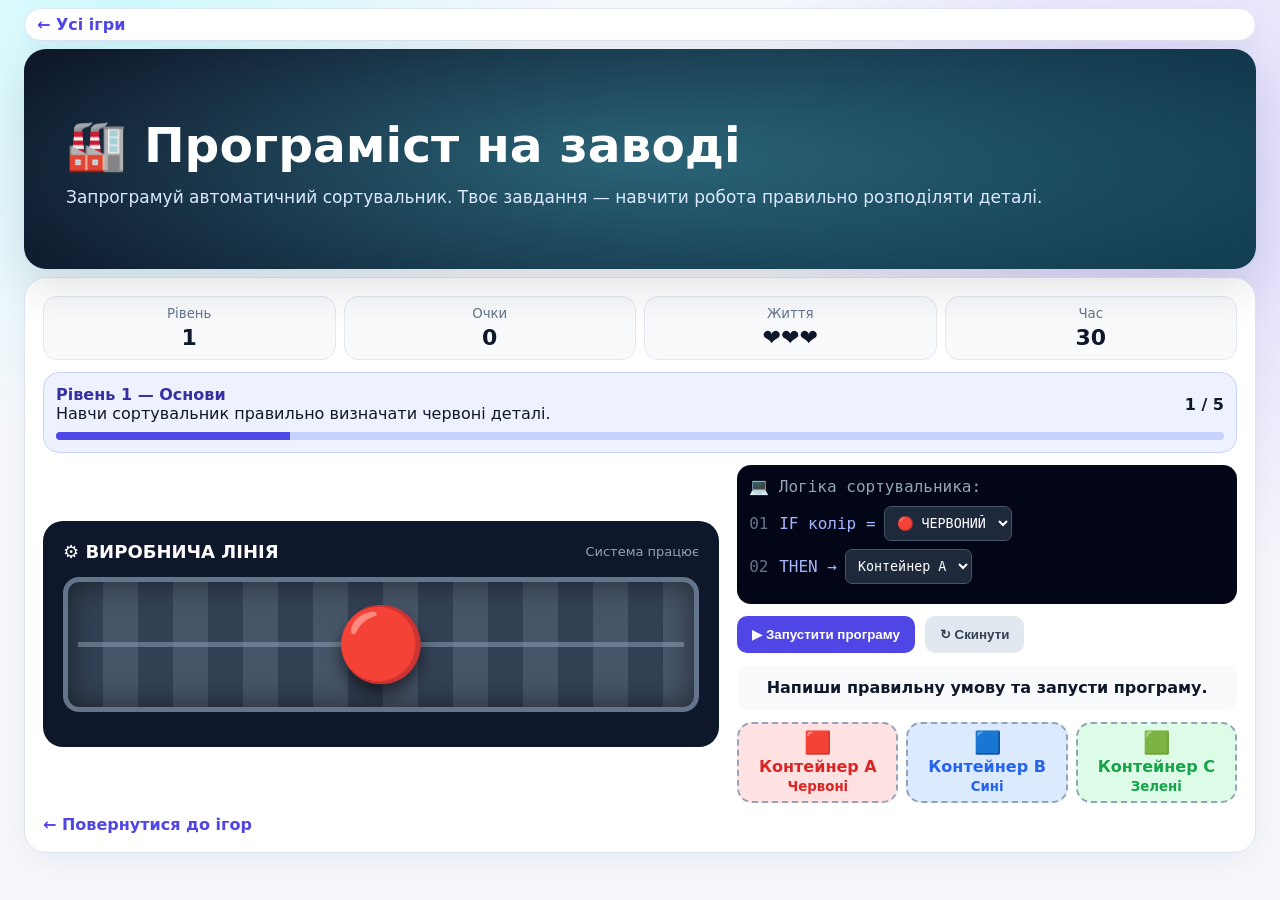
<file: game-factory.html>
﻿<!doctype html>
<html lang="uk">
<head>
<meta charset="UTF-8">
<meta name="viewport" content="width=device-width, initial-scale=1">

<title>Програміст на заводі | IT LAB</title>

<style>
:root {
  --primary: #4f46e5;
  --primary-dark: #3730a3;
  --dark: #0f172a;
  --muted: #64748b;
  --border: #dbe5f2;
  --bg: #f5f7fb;
  --success: #16a34a;
  --danger: #dc2626;
  --warning: #f59e0b;
}

* {
  box-sizing: border-box;
}

body {
  margin: 0;
  min-height: 100vh;
  background:
    radial-gradient(circle at 10% 0%, #cffafe, transparent 30%),
    radial-gradient(circle at 90% 20%, #ddd6fe, transparent 30%),
    var(--bg);
  color: var(--dark);
  font-family: Inter, Manrope, system-ui, sans-serif;
}

main {
  width: min(950px, calc(100% - 28px));
  margin: auto;
  padding: 18px 0 40px;
}

/* NAV */

.nav {
  background: white;
  border: 1px solid var(--border);
  border-radius: 18px;
  padding: 13px 16px;
  margin-bottom: 18px;
  box-shadow: 0 10px 25px #0f172a0b;
}

.nav a {
  color: var(--primary);
  font-weight: 900;
  text-decoration: none;
}

/* HERO */

.hero {
  padding: 30px;
  border-radius: 22px;
  color: white;
  background:
    radial-gradient(circle at 80% 20%, #22d3ee44, transparent 30%),
    linear-gradient(135deg, #0f172a, #155e75);
  margin-bottom: 18px;
  box-shadow: 0 20px 45px #0f172a20;
}

.hero h1 {
  margin: 0 0 8px;
  font-size: clamp(27px, 5vw, 42px);
}

.hero p {
  margin: 0;
  color: #dbeafe;
  font-size: 17px;
}

/* CARD */

.card {
  background: white;
  border: 1px solid var(--border);
  border-radius: 22px;
  padding: 24px;
  box-shadow: 0 10px 30px #0f172a0b;
}

/* STATS */

.stats {
  display: grid;
  grid-template-columns: repeat(4, 1fr);
  gap: 10px;
  margin-bottom: 18px;
}

.stat {
  padding: 14px;
  border-radius: 14px;
  background: #f8fafc;
  border: 1px solid #e2e8f0;
  text-align: center;
}

.stat small {
  display: block;
  color: var(--muted);
  margin-bottom: 4px;
}

.stat strong {
  font-size: 22px;
}

/* LEVEL */

.level-box {
  padding: 17px;
  border-radius: 16px;
  background: #eef2ff;
  border: 1px solid #c7d2fe;
  margin-bottom: 20px;
}

.level-top {
  display: flex;
  justify-content: space-between;
  gap: 10px;
  align-items: center;
}

.level-title {
  font-weight: 900;
  color: var(--primary-dark);
}

.progress {
  height: 8px;
  background: #c7d2fe;
  border-radius: 20px;
  overflow: hidden;
  margin-top: 12px;
}

.progress-bar {
  height: 100%;
  width: 20%;
  background: var(--primary);
  transition: width .3s;
}

/* FACTORY */

.factory {
  background: #0f172a;
  border-radius: 20px;
  padding: 20px;
  color: white;
  overflow: hidden;
}

.factory-title {
  display: flex;
  justify-content: space-between;
  align-items: center;
  margin-bottom: 15px;
}

.factory-title strong {
  font-size: 18px;
}

.factory-status {
  font-size: 13px;
  color: #94a3b8;
}

/* BELT */

.belt {
  position: relative;
  display: flex;
  justify-content: center;
  align-items: center;
  min-height: 135px;
  padding: 20px;
  margin: 15px 0;
  border-radius: 16px;
  background:
    repeating-linear-gradient(
      90deg,
      #334155 0,
      #334155 35px,
      #475569 35px,
      #475569 70px
    );
  border: 5px solid #64748b;
  box-shadow: inset 0 0 30px #0008;
}

.belt::before {
  content: "";
  position: absolute;
  left: 10px;
  right: 10px;
  height: 5px;
  background: #94a3b8;
  opacity: .5;
}

.item {
  position: relative;
  z-index: 2;
  font-size: 72px;
  filter: drop-shadow(0 10px 8px #0008);
  animation: float .9s infinite alternate;
}

@keyframes float {
  from {
    transform: translateY(-3px);
  }
  to {
    transform: translateY(3px);
  }
}

/* CODE */

.code-box {
  margin-top: 18px;
  background: #020617;
  border-radius: 14px;
  padding: 17px;
  font-family: Consolas, monospace;
}

.code-line {
  display: flex;
  align-items: center;
  gap: 8px;
  margin: 8px 0;
}

.code-number {
  color: #64748b;
  width: 22px;
}

.code-select {
  background: #1e293b;
  color: white;
  border: 1px solid #475569;
  border-radius: 7px;
  padding: 8px;
  font-family: inherit;
}

.code-text {
  color: #a5b4fc;
}

/* BINS */

.bins {
  display: grid;
  grid-template-columns: repeat(3, 1fr);
  gap: 12px;
  margin-top: 18px;
}

.bin {
  padding: 20px 10px;
  border: 2px dashed #94a3b8;
  border-radius: 15px;
  text-align: center;
  font-weight: 900;
  cursor: pointer;
  transition: .2s;
  background: white;
}

.bin:hover {
  transform: translateY(-4px);
  box-shadow: 0 10px 20px #0f172a15;
}

.bin-icon {
  display: block;
  font-size: 35px;
  margin-bottom: 6px;
}

.red {
  color: #dc2626;
  background: #fee2e2;
}

.blue {
  color: #2563eb;
  background: #dbeafe;
}

.green {
  color: #16a34a;
  background: #dcfce7;
}

/* RESULT */

.result {
  min-height: 30px;
  margin: 18px 0 5px;
  padding: 13px;
  border-radius: 12px;
  font-weight: 800;
  text-align: center;
  background: #f8fafc;
}

.result.success {
  background: #dcfce7;
  color: #166534;
}

.result.error {
  background: #fee2e2;
  color: #991b1b;
}

/* BUTTONS */

.buttons {
  display: flex;
  gap: 10px;
  flex-wrap: wrap;
  margin-top: 15px;
}

button {
  border: 0;
  border-radius: 10px;
  padding: 11px 15px;
  font-weight: 900;
  cursor: pointer;
  transition: .2s;
}

button:hover {
  transform: translateY(-2px);
}

.primary {
  color: white;
  background: var(--primary);
}

.primary:hover {
  background: var(--primary-dark);
}

.secondary {
  background: #e2e8f0;
  color: #334155;
}

.next {
  display: none;
  color: white;
  background: var(--success);
}

/* FOOTER */

.back {
  display: inline-block;
  margin-top: 20px;
  color: var(--primary);
  font-weight: 900;
  text-decoration: none;
}

/* RESPONSIVE */

@media (max-width: 700px) {
  .stats {
    grid-template-columns: repeat(2, 1fr);
  }

  .bins {
    grid-template-columns: 1fr;
  }

  .hero {
    padding: 23px;
  }

  .card {
    padding: 15px;
  }
}
</style>
<link rel="stylesheet" href="mobile.css">
</head>

<body data-game-id="factory">

<main>

<nav class="nav">
  <a href="games.html">← Усі ігри</a>
</nav>

<header class="hero">
  <h1>🏭 Програміст на заводі</h1>
  <p>
    Запрограмуй автоматичний сортувальник.
    Твоє завдання — навчити робота правильно розподіляти деталі.
  </p>
</header>

<section class="card">

  <!-- STATS -->

  <div class="stats">

    <div class="stat">
      <small>Рівень</small>
      <strong id="level">1</strong>
    </div>

    <div class="stat">
      <small>Очки</small>
      <strong id="score">0</strong>
    </div>

    <div class="stat">
      <small>Життя</small>
      <strong id="lives">❤️❤️❤️</strong>
    </div>

    <div class="stat">
      <small>Час</small>
      <strong id="timer">30</strong>
    </div>

  </div>

  <!-- LEVEL -->

  <div class="level-box">

    <div class="level-top">

      <div>
        <div class="level-title" id="levelTitle">
          Рівень 1 — Основи
        </div>

        <div id="levelTask">
          Навчи сортувальник знаходити правильний контейнер.
        </div>
      </div>

      <strong id="levelNumber">
        1 / 5
      </strong>

    </div>

    <div class="progress">
      <div class="progress-bar" id="progressBar"></div>
    </div>

  </div>

  <!-- FACTORY -->

  <div class="factory">

    <div class="factory-title">

      <strong>⚙️ ВИРОБНИЧА ЛІНІЯ</strong>

      <span class="factory-status" id="factoryStatus">
        Система працює
      </span>

    </div>

    <div class="belt">

      <div class="item" id="item">
        🔴
      </div>

    </div>

  </div>

  <!-- CODE -->

  <div class="code-box">

    <div style="color:#94a3b8;margin-bottom:10px">
      💻 Логіка сортувальника:
    </div>

    <div class="code-line">

      <span class="code-number">01</span>

      <span class="code-text">
        IF колір =
      </span>

      <select class="code-select" id="colorSelect">
        <option value="red">🔴 ЧЕРВОНИЙ</option>
        <option value="blue">🔵 СИНІЙ</option>
        <option value="green">🟢 ЗЕЛЕНИЙ</option>
      </select>

    </div>

    <div class="code-line">

      <span class="code-number">02</span>

      <span class="code-text">
        THEN →
      </span>

      <select class="code-select" id="binSelect">
        <option value="A">Контейнер A</option>
        <option value="B">Контейнер B</option>
        <option value="C">Контейнер C</option>
      </select>

    </div>

  </div>

  <div class="buttons">

    <button class="primary" id="run">
      ▶ Запустити програму
    </button>

    <button class="secondary" id="reset">
      ↻ Скинути
    </button>

    <button class="next" id="next">
      Наступний рівень →
    </button>

  </div>

  <div class="result" id="result">
    Напиши правильну умову та запусти програму.
  </div>

  <!-- BINS -->

  <div class="bins">

    <div class="bin red" data-bin="A">
      <span class="bin-icon">🟥</span>
      Контейнер A
      <small>Червоні</small>
    </div>

    <div class="bin blue" data-bin="B">
      <span class="bin-icon">🟦</span>
      Контейнер B
      <small>Сині</small>
    </div>

    <div class="bin green" data-bin="C">
      <span class="bin-icon">🟩</span>
      Контейнер C
      <small>Зелені</small>
    </div>

  </div>

  <a class="back" href="games.html">
    ← Повернутися до ігор
  </a>

</section>

</main>


<script src="game-progress.js"></script>
<script>

/* =========================
   GAME DATA
========================= */

const levels = [

  {
    title: "Рівень 1 — Основи",
    task: "Навчи сортувальник правильно визначати червоні деталі.",
    item: "🔴",
    color: "red",
    correctBin: "A"
  },

  {
    title: "Рівень 2 — Новий колір",
    task: "Тепер сортувальник отримав синю деталь.",
    item: "🔵",
    color: "blue",
    correctBin: "B"
  },

  {
    title: "Рівень 3 — Ще одна умова",
    task: "Завод отримав зелену деталь. Запрограмуй її маршрут.",
    item: "🟢",
    color: "green",
    correctBin: "C"
  },

  {
    title: "Рівень 4 — Автоматизація",
    task: "Ти вже знаєш правила. Використай правильну логіку.",
    item: "🔵",
    color: "blue",
    correctBin: "B"
  },

  {
    title: "Рівень 5 — Фінальний тест",
    task: "Останнє випробування програміста. Не помились!",
    item: "🔴",
    color: "red",
    correctBin: "A"
  }

];


/* =========================
   STATE
========================= */

let currentLevel = 0;
let score = 0;
let lives = 3;
let time = 30;
let timerInterval = null;
let completed = false;


/* =========================
   ELEMENTS
========================= */

const item = document.getElementById("item");
const level = document.getElementById("level");
const scoreEl = document.getElementById("score");
const livesEl = document.getElementById("lives");
const timerEl = document.getElementById("timer");

const levelTitle = document.getElementById("levelTitle");
const levelTask = document.getElementById("levelTask");
const levelNumber = document.getElementById("levelNumber");
const progressBar = document.getElementById("progressBar");

const result = document.getElementById("result");
const factoryStatus = document.getElementById("factoryStatus");

const colorSelect = document.getElementById("colorSelect");
const binSelect = document.getElementById("binSelect");

const runButton = document.getElementById("run");
const resetButton = document.getElementById("reset");
const nextButton = document.getElementById("next");


/* =========================
   LOAD LEVEL
========================= */

function loadLevel() {

  const data = levels[currentLevel];

  item.textContent = data.item;

  level.textContent = currentLevel + 1;

  levelTitle.textContent = data.title;

  levelTask.textContent = data.task;

  levelNumber.textContent =
    `${currentLevel + 1} / ${levels.length}`;

  progressBar.style.width =
    `${((currentLevel + 1) / levels.length) * 100}%`;

  colorSelect.value = "red";
  binSelect.value = "A";

  result.textContent =
    "Напиши правильну умову та запусти програму.";

  result.className = "result";

  nextButton.style.display = "none";

  completed = false;

  resetTimer();

}


/* =========================
   TIMER
========================= */

function resetTimer() {

  clearInterval(timerInterval);

  time = 30;

  timerEl.textContent = time;

  timerInterval = setInterval(() => {

    time--;

    timerEl.textContent = time;

    if (time <= 0) {

      clearInterval(timerInterval);

      result.textContent =
        "⏰ Час вийшов! Спробуй ще раз.";

      result.className = "result error";

      factoryStatus.textContent =
        "Система зупинена";

    }

  }, 1000);

}


/* =========================
   RUN PROGRAM
========================= */

runButton.addEventListener("click", () => {

  if (completed) return;

  const data = levels[currentLevel];

  const selectedColor = colorSelect.value;

  const selectedBin = binSelect.value;


  if (
    selectedColor === data.color &&
    selectedBin === data.correctBin
  ) {

    clearInterval(timerInterval);

    const bonus = time * 2;

    score += 100 + bonus;

    scoreEl.textContent = score;
    window.ITLabProgress.record("factory", score);

    result.textContent =
      `✅ Програма виконана правильно! +${100 + bonus} XP`;

    result.className = "result success";

    factoryStatus.textContent =
      "Сортування успішне ✓";

    completed = true;

    if (currentLevel === levels.length - 1) {

      setTimeout(showFinish, 700);

    } else {

      nextButton.style.display = "inline-block";

    }

  } else {

    lives--;

    updateLives();

    result.textContent =
      "❌ Помилка алгоритму. Перевір умову IF.";

    result.className = "result error";

    factoryStatus.textContent =
      "Помилка сортування";

    if (lives <= 0) {

      gameOver();

    }

  }

});


/* =========================
   NEXT LEVEL
========================= */

nextButton.addEventListener("click", () => {

  currentLevel++;

  loadLevel();

});


/* =========================
   RESET
========================= */

resetButton.addEventListener("click", () => {

  currentLevel = 0;

  score = 0;

  lives = 3;

  scoreEl.textContent = 0;

  updateLives();

  loadLevel();

});


/* =========================
   LIVES
========================= */

function updateLives() {

  livesEl.textContent =
    "❤️".repeat(lives) +
    "🖤".repeat(3 - lives);

}


/* =========================
   GAME OVER
========================= */

function gameOver() {

  clearInterval(timerInterval);

  result.textContent =
    "💥 Система зупинилася. Натисни «Скинути» та спробуй ще раз.";

  result.className = "result error";

  runButton.disabled = true;

}


/* =========================
   FINISH
========================= */

function showFinish() {

  clearInterval(timerInterval);
  window.ITLabProgress.complete("factory", score);

  factoryStatus.textContent =
    "Виробництво завершено ✓";

  result.className = "result success";

  result.innerHTML = `
    🎉 <strong>Вітаємо!</strong><br><br>
    Ти пройшов усі рівні та запрограмував завод!<br><br>
    🧠 Твій результат: <strong>${score} XP</strong>
  `;

  runButton.style.display = "none";

  nextButton.style.display = "none";

}


/* =========================
   START
========================= */

loadLevel();

</script>

</body>
</html>
</file>
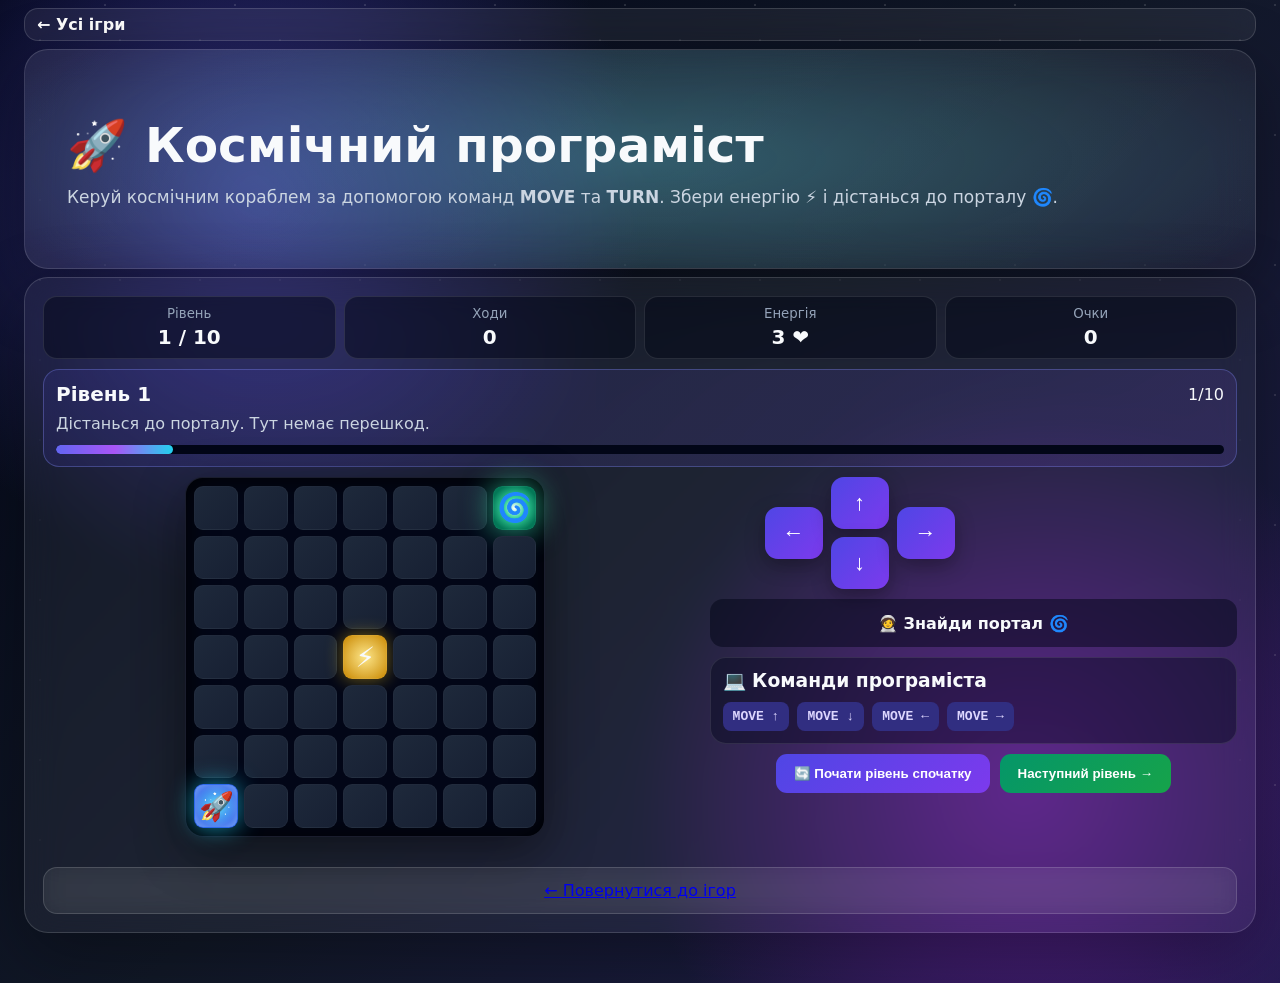
<file: game-space.html>
﻿<!doctype html>
<html lang="uk">
<head>
<meta charset="UTF-8">
<meta name="viewport" content="width=device-width, initial-scale=1.0">

<title>Космічний програміст | IT LAB</title>

<style>
:root{
    --primary:#6366f1;
    --primary2:#8b5cf6;
    --dark:#050816;
    --card:#ffffff12;
    --border:#ffffff25;
    --text:#f8fafc;
    --muted:#cbd5e1;
    --green:#22c55e;
    --red:#ef4444;
    --yellow:#facc15;
}

*{
    box-sizing:border-box;
}

body{
    margin:0;
    min-height:100vh;
    color:var(--text);
    font-family:Inter,Manrope,system-ui,-apple-system,BlinkMacSystemFont,"Segoe UI",sans-serif;

    background:
        radial-gradient(circle at 20% 20%,#312e81 0%,transparent 30%),
        radial-gradient(circle at 80% 80%,#581c87 0%,transparent 30%),
        linear-gradient(135deg,#020617,#111827 50%,#1e1b4b);
}

/* Зірки */

body::before{
    content:"";
    position:fixed;
    inset:0;
    pointer-events:none;

    background-image:
        radial-gradient(#fff 1px,transparent 1px),
        radial-gradient(#fff 1px,transparent 1px);

    background-size:80px 80px,130px 130px;
    background-position:0 0,40px 70px;

    opacity:.12;
}

main{
    width:min(950px,calc(100% - 28px));
    margin:auto;
    padding:18px 0 50px;
    position:relative;
    z-index:1;
}

/* Навігація */

.nav{
    padding:13px 16px;
    margin-bottom:18px;

    background:#ffffff10;
    border:1px solid var(--border);
    border-radius:14px;

    backdrop-filter:blur(14px);
}

.nav a{
    color:#fff;
    font-weight:800;
    text-decoration:none;
}

/* Hero */

.hero{
    padding:30px;
    margin-bottom:18px;

    border:1px solid var(--border);
    border-radius:24px;

    background:
        linear-gradient(135deg,#ffffff14,#ffffff06);

    backdrop-filter:blur(18px);

    box-shadow:
        0 20px 70px #0005;
}

.hero h1{
    margin:0 0 10px;
    font-size:clamp(30px,6vw,48px);
}

.hero p{
    margin:0;
    color:var(--muted);
    font-size:17px;
    line-height:1.6;
}

/* Game */

.card{
    padding:24px;

    border:1px solid var(--border);
    border-radius:24px;

    background:#ffffff0d;
    backdrop-filter:blur(18px);

    box-shadow:0 20px 70px #0005;
}

/* Stats */

.stats{
    display:grid;
    grid-template-columns:repeat(4,1fr);
    gap:10px;
    margin-bottom:20px;
}

.stat{
    padding:13px;
    text-align:center;

    border:1px solid #ffffff1c;
    border-radius:14px;
    background:#02061780;
}

.stat small{
    display:block;
    color:#94a3b8;
    margin-bottom:4px;
}

.stat strong{
    font-size:20px;
}

/* Level */

.level-info{
    margin-bottom:18px;
    padding:17px;

    border-radius:16px;

    background:linear-gradient(135deg,#4f46e520,#8b5cf620);
    border:1px solid #818cf855;
}

.level-top{
    display:flex;
    justify-content:space-between;
    align-items:center;
    gap:10px;
}

.level-title{
    font-size:20px;
    font-weight:900;
}

.level-description{
    color:#cbd5e1;
    margin:8px 0 0;
    line-height:1.5;
}

/* Grid */

.grid{
    display:grid;
    grid-template-columns:repeat(7,1fr);
    gap:6px;

    width:min(560px,100%);
    margin:20px auto;

    padding:8px;

    background:#020617;
    border:1px solid #ffffff18;

    border-radius:18px;

    box-shadow:
        inset 0 0 30px #000,
        0 15px 50px #0007;
}

.cell{
    aspect-ratio:1;

    display:grid;
    place-items:center;

    border-radius:9px;

    background:
        linear-gradient(135deg,#1e293b,#172033);

    border:1px solid #ffffff09;

    font-size:clamp(19px,4vw,28px);

    transition:
        transform .15s,
        background .15s,
        box-shadow .15s;
}

.cell:hover{
    transform:scale(1.04);
}

.ship{
    background:
        radial-gradient(circle,#67e8f9,#2563eb 70%);
    box-shadow:
        0 0 25px #22d3eeaa,
        inset 0 0 15px #fff7;
}

.portal{
    background:
        radial-gradient(circle,#fff,#34d399 35%,#047857 80%);
    box-shadow:
        0 0 30px #34d399cc;
}

.wall{
    background:
        linear-gradient(135deg,#475569,#1e293b);
    box-shadow:
        inset 0 0 15px #000;
}

.enemy{
    background:
        radial-gradient(circle,#fb7185,#7f1d1d);
    box-shadow:
        0 0 20px #ef444477;
}

.coin{
    background:
        radial-gradient(circle,#fde68a,#ca8a04);
    box-shadow:
        0 0 18px #facc1577;
}

/* Controls */

.controls{
    display:flex;
    justify-content:center;
    align-items:center;
    gap:8px;

    margin:20px auto;

    max-width:300px;
}

.control{
    width:58px;
    height:52px;

    border:0;
    border-radius:13px;

    color:white;

    background:
        linear-gradient(135deg,#4f46e5,#7c3aed);

    font-size:22px;
    font-weight:900;

    cursor:pointer;

    box-shadow:0 7px 20px #0005;

    transition:
        transform .12s,
        filter .12s;
}

.control:hover{
    filter:brightness(1.15);
    transform:translateY(-2px);
}

.control:active{
    transform:translateY(2px);
}

.controls-center{
    display:flex;
    flex-direction:column;
    gap:8px;
}

/* Result */

.result{
    min-height:48px;

    display:grid;
    place-items:center;

    margin:15px 0;

    text-align:center;

    padding:12px;

    border-radius:13px;

    background:#02061780;

    font-weight:800;
}

/* Commands */

.command-box{
    margin-top:20px;
    padding:18px;

    border:1px solid #ffffff18;
    border-radius:16px;

    background:#02061766;
}

.command-box h3{
    margin:0 0 10px;
}

.command-list{
    display:flex;
    flex-wrap:wrap;
    gap:8px;
}

.command{
    padding:7px 10px;

    border-radius:8px;

    background:#312e81;
    color:#ddd6fe;

    font-family:monospace;
    font-weight:800;
}

/* Buttons */

.actions{
    display:flex;
    justify-content:center;
    gap:10px;
    flex-wrap:wrap;

    margin-top:18px;
}

.action{
    padding:12px 18px;

    border:0;
    border-radius:11px;

    color:#fff;

    background:#334155;

    font-weight:800;

    cursor:pointer;
}

.action.primary{
    background:
        linear-gradient(135deg,#4f46e5,#7c3aed);
}

.action.green{
    background:
        linear-gradient(135deg,#059669,#16a34a);
}

.action:hover{
    filter:brightness(1.12);
}

/* Progress */

.progress{
    height:9px;

    margin-top:15px;

    overflow:hidden;

    border-radius:20px;

    background:#020617;
}

.progress-bar{
    height:100%;
    width:0%;

    border-radius:20px;

    background:
        linear-gradient(90deg,#6366f1,#a855f7,#22d3ee);

    transition:width .3s;
}

/* Modal */

.overlay{
    position:fixed;
    inset:0;

    display:none;
    place-items:center;

    padding:20px;

    background:#000b;

    z-index:20;
}

.overlay.show{
    display:grid;
}

.modal{
    width:min(480px,100%);

    padding:30px;

    text-align:center;

    border-radius:25px;

    background:
        linear-gradient(145deg,#111827,#1e1b4b);

    border:1px solid #ffffff25;

    box-shadow:0 30px 100px #000;
}

.modal-icon{
    font-size:70px;
}

.modal h2{
    font-size:30px;
    margin:10px 0;
}

.modal p{
    color:#cbd5e1;
    line-height:1.6;
}

/* Responsive */

@media(max-width:650px){

    .stats{
        grid-template-columns:repeat(2,1fr);
    }

    .card{
        padding:15px;
    }

    .hero{
        padding:22px;
    }

    .grid{
        gap:4px;
        padding:5px;
    }

    .control{
        width:52px;
        height:48px;
    }
}
</style>
<link rel="stylesheet" href="mobile.css">
</head>

<body data-game-id="space">

<main>

<nav class="nav">
    <a href="games.html">← Усі ігри</a>
</nav>

<header class="hero">
    <h1>🚀 Космічний програміст</h1>

    <p>
        Керуй космічним кораблем за допомогою команд
        <strong>MOVE</strong> та <strong>TURN</strong>.
        Збери енергію ⚡ і дістанься до порталу 🌀.
    </p>
</header>

<section class="card">

    <!-- СТАТИСТИКА -->

    <div class="stats">

        <div class="stat">
            <small>Рівень</small>
            <strong id="level">1 / 10</strong>
        </div>

        <div class="stat">
            <small>Ходи</small>
            <strong id="moves">0</strong>
        </div>

        <div class="stat">
            <small>Енергія</small>
            <strong id="energy">3 ❤️</strong>
        </div>

        <div class="stat">
            <small>Очки</small>
            <strong id="score">0</strong>
        </div>

    </div>

    <!-- ІНФОРМАЦІЯ ПРО РІВЕНЬ -->

    <div class="level-info">

        <div class="level-top">

            <div class="level-title" id="level-title">
                Рівень 1
            </div>

            <div id="level-number">
                1/10
            </div>

        </div>

        <p class="level-description" id="level-description">
            Дістанься до порталу. Тут немає перешкод.
        </p>

        <div class="progress">
            <div class="progress-bar" id="progress"></div>
        </div>

    </div>

    <!-- ІГРОВЕ ПОЛЕ -->

    <div class="grid" id="grid"></div>

    <!-- КЕРУВАННЯ -->

    <div class="controls">

        <button class="control" data-move="left">
            ←
        </button>

        <div class="controls-center">

            <button class="control" data-move="up">
                ↑
            </button>

            <button class="control" data-move="down">
                ↓
            </button>

        </div>

        <button class="control" data-move="right">
            →
        </button>

    </div>

    <!-- РЕЗУЛЬТАТ -->

    <div class="result" id="result">
        🧑‍🚀 Використовуй стрілки або клавіші W A S D
    </div>

    <!-- КОМАНДИ -->

    <div class="command-box">

        <h3>💻 Команди програміста</h3>

        <div class="command-list">

            <span class="command">MOVE ↑</span>
            <span class="command">MOVE ↓</span>
            <span class="command">MOVE ←</span>
            <span class="command">MOVE →</span>

        </div>

    </div>

    <!-- ДІЇ -->

    <div class="actions">

        <button class="action primary" id="restart">
            🔄 Почати рівень спочатку
        </button>

        <button class="action green" id="next">
            Наступний рівень →
        </button>

    </div>

    <a
        class="nav"
        style="display:block;margin-top:20px;text-align:center"
        href="games.html"
    >
        ← Повернутися до ігор
    </a>

</section>

</main>


<!-- МОДАЛЬНЕ ВІКНО -->

<div class="overlay" id="overlay">

    <div class="modal">

        <div class="modal-icon" id="modal-icon">
            🎉
        </div>

        <h2 id="modal-title">
            Рівень пройдено!
        </h2>

        <p id="modal-text">
            Чудова робота!
        </p>

        <div class="actions">

            <button
                class="action primary"
                id="modal-next"
            >
                Наступний рівень →
            </button>

            <button
                class="action"
                id="modal-close"
            >
                Закрити
            </button>

        </div>

    </div>

</div>


<script src="game-progress.js"></script>
<script>

/* =========================================================
   КОСМІЧНИЙ ПРОГРАМІСТ
   Повна логіка гри
========================================================= */


/* ---------------------------------------------------------
   НАЛАШТУВАННЯ
--------------------------------------------------------- */

const SIZE = 7;

let levelIndex = 0;

let position = {
    row: 6,
    col: 0
};

let startPosition = {
    row: 6,
    col: 0
};

let goal = {
    row: 0,
    col: 6
};

let walls = [];

let enemies = [];

let coins = [];

let moves = 0;

let energy = 3;

let score = 0;

let levelCompleted = false;


/* ---------------------------------------------------------
   РІВНІ
--------------------------------------------------------- */

const levels = [

    {
        description:
            "Дістанься до порталу. Тут немає перешкод.",

        start:[6,0],

        goal:[0,6],

        walls:[],

        enemies:[],

        coins:[[3,3]],

        maxEnergy:3
    },

    {
        description:
            "Обережно! На шляху з'явилися космічні стіни.",

        start:[6,0],

        goal:[0,6],

        walls:[
            [5,1],
            [5,2],
            [4,2],
            [3,2],
            [3,3],
            [3,4],
            [2,4],
            [1,4]
        ],

        enemies:[],

        coins:[
            [5,4],
            [2,2]
        ],

        maxEnergy:3
    },

    {
        description:
            "Тепер на полі є космічний дрон 👾. Не зіткнися з ним.",

        start:[6,0],

        goal:[0,6],

        walls:[
            [5,1],
            [4,1],
            [3,1],
            [3,2],
            [3,3],
            [3,4],
            [2,4],
            [1,4]
        ],

        enemies:[
            [4,3]
        ],

        coins:[
            [6,3],
            [2,2]
        ],

        maxEnergy:3
    },

    {
        description:
            "Складніший лабіринт. Плануй маршрут заздалегідь.",

        start:[6,0],

        goal:[0,6],

        walls:[
            [5,0],
            [5,1],
            [5,2],
            [4,2],
            [3,2],
            [2,2],
            [2,3],
            [2,4],
            [3,4],
            [4,4],
            [4,5],
            [4,6],
            [1,6]
        ],

        enemies:[
            [3,3]
        ],

        coins:[
            [6,3],
            [1,2],
            [3,5]
        ],

        maxEnergy:3
    },

    {
        description:
            "Дрон охороняє центральну частину галактики.",

        start:[6,0],

        goal:[0,6],

        walls:[
            [5,0],
            [5,1],
            [4,1],
            [3,1],
            [3,2],
            [3,3],
            [2,3],
            [1,3],
            [1,4],
            [1,5]
        ],

        enemies:[
            [4,3],
            [2,5]
        ],

        coins:[
            [6,2],
            [2,1],
            [0,3]
        ],

        maxEnergy:3
    },

    {
        description:
            "Навколо багато перешкод. Знайди правильний маршрут.",

        start:[6,0],

        goal:[0,6],

        walls:[
            [5,1],
            [5,2],
            [4,2],
            [3,2],
            [2,2],
            [2,3],
            [2,4],
            [3,4],
            [4,4],
            [4,5],
            [4,6],
            [1,6],
            [1,5]
        ],

        enemies:[
            [3,3],
            [2,5]
        ],

        coins:[
            [6,3],
            [3,1],
            [0,4]
        ],

        maxEnergy:3
    },

    {
        description:
            "Справжній тест для програміста. Уникай двох дронів.",

        start:[6,0],

        goal:[0,6],

        walls:[
            [5,0],
            [5,1],
            [4,1],
            [3,1],
            [3,2],
            [3,3],
            [3,4],
            [2,4],
            [1,4],
            [1,5]
        ],

        enemies:[
            [4,3],
            [2,2]
        ],

        coins:[
            [6,2],
            [2,5],
            [0,3]
        ],

        maxEnergy:3
    },

    {
        description:
            "Передфінальний рівень. Один неправильний рух може коштувати енергії.",

        start:[6,0],

        goal:[0,6],

        walls:[
            [5,0],
            [5,1],
            [5,2],
            [4,2],
            [3,2],
            [2,2],
            [2,3],
            [2,4],
            [3,4],
            [4,4],
            [4,5],
            [4,6],
            [1,6],
            [1,5],
            [1,4]
        ],

        enemies:[
            [3,3],
            [2,5]
        ],

        coins:[
            [6,3],
            [3,1],
            [0,3]
        ],

        maxEnergy:3
    },

    {
        description:
            "Фінальна місія. Пройди лабіринт і відкрий головний портал.",

        start:[6,0],

        goal:[0,6],

        walls:[
            [5,0],
            [5,1],
            [4,1],
            [3,1],
            [3,2],
            [3,3],
            [2,3],
            [1,3],
            [1,4],
            [1,5],
            [2,5],
            [3,5],
            [3,6],
            [5,4],
            [5,5]
        ],

        enemies:[
            [4,3],
            [2,4],
            [4,6]
        ],

        coins:[
            [6,2],
            [3,4],
            [0,2],
            [0,5]
        ],

        maxEnergy:3
    },

    {
        description:
            "🏆 Галактичний рівень! Доведи, що ти справжній космічний програміст.",

        start:[6,0],

        goal:[0,6],

        walls:[
            [5,0],
            [5,1],
            [5,2],
            [4,2],
            [3,2],
            [2,2],
            [2,3],
            [2,4],
            [2,5],
            [3,5],
            [4,5],
            [4,4],
            [5,4],
            [1,4],
            [1,5]
        ],

        enemies:[
            [4,3],
            [3,4],
            [1,2]
        ],

        coins:[
            [6,3],
            [3,1],
            [1,1],
            [0,3],
            [0,5]
        ],

        maxEnergy:3
    }

];


/* ---------------------------------------------------------
   DOM
--------------------------------------------------------- */

const grid =
    document.getElementById("grid");

const result =
    document.getElementById("result");

const levelText =
    document.getElementById("level");

const movesText =
    document.getElementById("moves");

const energyText =
    document.getElementById("energy");

const scoreText =
    document.getElementById("score");

const levelTitle =
    document.getElementById("level-title");

const levelNumber =
    document.getElementById("level-number");

const levelDescription =
    document.getElementById("level-description");

const progress =
    document.getElementById("progress");

const restartButton =
    document.getElementById("restart");

const nextButton =
    document.getElementById("next");

const overlay =
    document.getElementById("overlay");

const modalIcon =
    document.getElementById("modal-icon");

const modalTitle =
    document.getElementById("modal-title");

const modalText =
    document.getElementById("modal-text");

const modalNext =
    document.getElementById("modal-next");

const modalClose =
    document.getElementById("modal-close");


/* ---------------------------------------------------------
   ДОПОМІЖНІ ФУНКЦІЇ
--------------------------------------------------------- */

function samePosition(a,b){

    return (
        a[0] === b.row &&
        a[1] === b.col
    );
}


function arrayPosition(row,col){

    return [row,col];

}


function containsPosition(list,row,col){

    return list.some(
        item =>
            item[0] === row &&
            item[1] === col
    );

}


/* ---------------------------------------------------------
   ЗАВАНТАЖЕННЯ РІВНЯ
--------------------------------------------------------- */

function loadLevel(){

    const data =
        levels[levelIndex];

    position = {
        row:data.start[0],
        col:data.start[1]
    };

    startPosition = {
        row:data.start[0],
        col:data.start[1]
    };

    goal = {
        row:data.goal[0],
        col:data.goal[1]
    };

    walls =
        [...data.walls];

    enemies =
        [...data.enemies];

    coins =
        [...data.coins];

    moves = 0;

    energy =
        data.maxEnergy;

    levelCompleted = false;

    levelText.textContent =
        `${levelIndex + 1} / ${levels.length}`;

    levelNumber.textContent =
        `${levelIndex + 1}/${levels.length}`;

    levelTitle.textContent =
        `Рівень ${levelIndex + 1}`;

    levelDescription.textContent =
        data.description;

    progress.style.width =
        `${((levelIndex + 1) / levels.length) * 100}%`;

    result.textContent =
        "🧑‍🚀 Знайди портал 🌀";

    nextButton.disabled =
        true;

    render();

    updateStats();

}


/* ---------------------------------------------------------
   ВІДОБРАЖЕННЯ
--------------------------------------------------------- */

function render(){

    grid.innerHTML = "";

    for(let row=0;row<SIZE;row++){

        for(let col=0;col<SIZE;col++){

            const cell =
                document.createElement("div");

            cell.className = "cell";

            /* Стіна */

            if(
                containsPosition(
                    walls,
                    row,
                    col
                )
            ){

                cell.classList.add("wall");

                cell.textContent =
                    "🧱";

            }

            /* Монета */

            else if(
                containsPosition(
                    coins,
                    row,
                    col
                )
            ){

                cell.classList.add("coin");

                cell.textContent =
                    "⚡";

            }

            /* Ворог */

            else if(
                containsPosition(
                    enemies,
                    row,
                    col
                )
            ){

                cell.classList.add("enemy");

                cell.textContent =
                    "👾";

            }

            /* Портал */

            else if(
                row === goal.row &&
                col === goal.col
            ){

                cell.classList.add("portal");

                cell.textContent =
                    "🌀";

            }

            /* Корабель */

            if(
                row === position.row &&
                col === position.col
            ){

                cell.classList.add("ship");

                cell.textContent =
                    "🚀";

            }

            grid.appendChild(cell);

        }

    }

}


/* ---------------------------------------------------------
   СТАТИСТИКА
--------------------------------------------------------- */

function updateStats(){

    movesText.textContent =
        moves;

    energyText.textContent =
        `${energy} ❤️`;

    scoreText.textContent =
        score;

}


/* ---------------------------------------------------------
   РУХ
--------------------------------------------------------- */

function move(direction){

    if(levelCompleted){

        return;

    }

    let row =
        position.row;

    let col =
        position.col;


    if(direction === "up")
        row--;

    if(direction === "down")
        row++;

    if(direction === "left")
        col--;

    if(direction === "right")
        col++;


    /* Межі */

    if(
        row < 0 ||
        row >= SIZE ||
        col < 0 ||
        col >= SIZE
    ){

        result.textContent =
            "🚧 Корабель не може вилетіти за межі карти.";

        return;

    }


    /* Стіна */

    if(
        containsPosition(
            walls,
            row,
            col
        )
    ){

        energy--;

        moves++;

        result.textContent =
            "💥 Бум! Ти врізався у космічну стіну.";

        checkEnergy();

        updateStats();

        return;

    }


    /* Рух */

    position.row =
        row;

    position.col =
        col;

    moves++;


    /* Монета */

    const coinIndex =
        coins.findIndex(
            item =>
                item[0] === row &&
                item[1] === col
        );


    if(coinIndex !== -1){

        coins.splice(
            coinIndex,
            1
        );

        score += 100;
        window.ITLabProgress.record("space", score);

        result.textContent =
            "⚡ Енергію зібрано! +100 очок";

    }


    /* Ворог */

    if(
        containsPosition(
            enemies,
            row,
            col
        )
    ){

        energy--;

        result.textContent =
            "👾 Дрон атакував корабель! -1 ❤️";

        if(energy <= 0){

            lose();

            return;

        }

    }


    /* Портал */

    if(
        row === goal.row &&
        col === goal.col
    ){

        win();

        return;

    }


    updateStats();

    render();

}


/* ---------------------------------------------------------
   ПЕРЕВІРКА ЕНЕРГІЇ
--------------------------------------------------------- */

function checkEnergy(){

    if(energy <= 0){

        lose();

    }

}


/* ---------------------------------------------------------
   ПЕРЕМОГА
--------------------------------------------------------- */

function win(){

    levelCompleted = true;

    score +=
        Math.max(
            100,
            1000 - moves * 10
        );
    window.ITLabProgress.record("space", score);

    updateStats();

    render();

    result.textContent =
        "🎉 Портал знайдено! Рівень пройдено!";

    nextButton.disabled =
        false;

    if(
        levelIndex ===
        levels.length - 1
    ){

        showFinal();

        return;

    }

    showModal(
        "🎉",
        "Рівень пройдено!",
        `Ти знайшов портал за ${moves} ходів. Отримано додаткові очки!`
    );

}


/* ---------------------------------------------------------
   ПОРАЗКА
--------------------------------------------------------- */

function lose(){

    levelCompleted = true;

    result.textContent =
        "💥 Енергія закінчилась!";

    showModal(
        "💥",
        "Корабель пошкоджено",
        "Енергія закінчилася. Спробуй пройти цей рівень ще раз."
    );

}


/* ---------------------------------------------------------
   ФІНАЛ
--------------------------------------------------------- */

function showFinal(){

    window.ITLabProgress.complete("space", score);

    showModal(
        "🏆",
        "Галактична місія завершена!",
        `Ти пройшов усі ${levels.length} рівнів і набрав ${score} очок. Ти справжній космічний програміст!`
    );

    modalNext.textContent =
        "🔄 Почати знову";

}


/* ---------------------------------------------------------
   МОДАЛЬНЕ ВІКНО
--------------------------------------------------------- */

function showModal(
    icon,
    title,
    text
){

    modalIcon.textContent =
        icon;

    modalTitle.textContent =
        title;

    modalText.textContent =
        text;

    overlay.classList.add(
        "show"
    );

}


/* ---------------------------------------------------------
   НАСТУПНИЙ РІВЕНЬ
--------------------------------------------------------- */

function nextLevel(){

    if(
        levelIndex >=
        levels.length - 1
    ){

        levelIndex = 0;

        score = 0;

    }else{

        levelIndex++;

    }

    overlay.classList.remove(
        "show"
    );

    loadLevel();

}


/* ---------------------------------------------------------
   ПЕРЕЗАПУСК
--------------------------------------------------------- */

function restartLevel(){

    overlay.classList.remove(
        "show"
    );

    loadLevel();

}


/* ---------------------------------------------------------
   КНОПКИ КЕРУВАННЯ
--------------------------------------------------------- */

document
    .querySelectorAll("[data-move]")
    .forEach(button => {

        button.addEventListener(
            "click",
            () => {

                move(
                    button.dataset.move
                );

            }
        );

    });


/* ---------------------------------------------------------
   КЛАВІАТУРА
--------------------------------------------------------- */

document.addEventListener(
    "keydown",
    event => {

        const key =
            event.key.toLowerCase();

        const controls = {

            "arrowup":"up",
            "w":"up",

            "arrowdown":"down",
            "s":"down",

            "arrowleft":"left",
            "a":"left",

            "arrowright":"right",
            "d":"right"

        };

        if(
            controls[key]
        ){

            event.preventDefault();

            move(
                controls[key]
            );

        }

    }
);


/* ---------------------------------------------------------
   КНОПКИ
--------------------------------------------------------- */

restartButton.addEventListener(
    "click",
    restartLevel
);


nextButton.addEventListener(
    "click",
    () => {

        if(
            !nextButton.disabled
        ){

            nextLevel();

        }

    }
);


modalNext.addEventListener(
    "click",
    () => {

        if(
            levelIndex ===
            levels.length - 1 &&
            levelCompleted
        ){

            levelIndex = 0;

            score = 0;

            overlay.classList.remove(
                "show"
            );

            loadLevel();

        }else{

            nextLevel();

        }

    }
);


modalClose.addEventListener(
    "click",
    () => {

        overlay.classList.remove(
            "show"
        );

    }
);


/* ---------------------------------------------------------
   СТАРТ
--------------------------------------------------------- */

loadLevel();

</script>

</body>
</html>
</file>
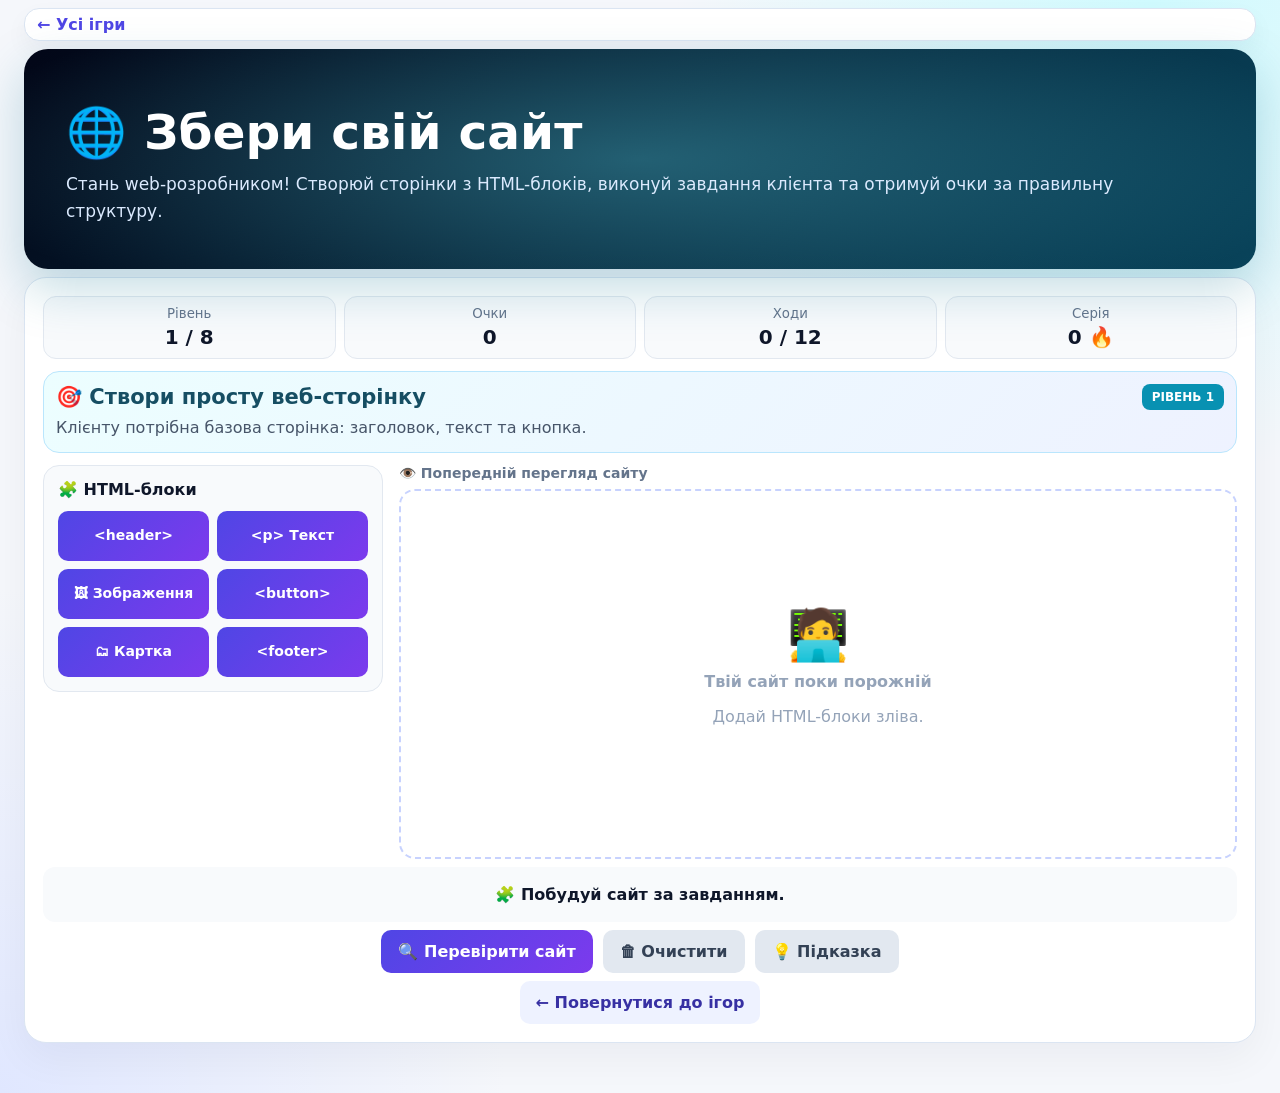
<file: game-web.html>
﻿<!doctype html>
<html lang="uk">
<head>

<meta charset="UTF-8">
<meta name="viewport" content="width=device-width,initial-scale=1.0">

<title>Збери свій сайт | IT LAB</title>

<style>

:root{
    --primary:#4f46e5;
    --purple:#7c3aed;
    --cyan:#0891b2;
    --green:#16a34a;
    --red:#ef4444;
    --yellow:#f59e0b;

    --dark:#0f172a;
    --muted:#64748b;
    --bg:#f5f7fb;
}

*{
    box-sizing:border-box;
}

body{
    margin:0;

    color:var(--dark);

    font-family:
        Inter,
        Manrope,
        system-ui,
        sans-serif;

    background:
        radial-gradient(
            circle at 90% 0%,
            #cffafe,
            transparent 30%
        ),
        radial-gradient(
            circle at 0% 100%,
            #e0e7ff,
            transparent 30%
        ),
        var(--bg);

    min-height:100vh;
}

main{
    width:min(1000px,calc(100% - 28px));

    margin:auto;

    padding:18px 0 50px;
}


/* =========================
   NAV
========================= */

.nav{
    padding:13px 16px;

    margin-bottom:18px;

    background:#fff;

    border:1px solid #dbe5f2;

    border-radius:15px;

    box-shadow:
        0 10px 25px #0f172a0b;
}

.nav a{
    color:var(--primary);

    text-decoration:none;

    font-weight:900;
}


/* =========================
   HERO
========================= */

.hero{
    padding:32px;

    margin-bottom:18px;

    border-radius:24px;

    color:#fff;

    background:
        radial-gradient(
            circle at 90% 20%,
            #22d3ee55,
            transparent 30%
        ),
        linear-gradient(
            135deg,
            #020617,
            #0e7490
        );

    box-shadow:
        0 20px 50px #0e749040;
}

.hero h1{
    margin:0 0 10px;

    font-size:
        clamp(30px,6vw,48px);
}

.hero p{
    margin:0;

    color:#dbeafe;

    font-size:17px;

    line-height:1.6;
}


/* =========================
   CARD
========================= */

.card{
    padding:24px;

    background:#fff;

    border:1px solid #dbe5f2;

    border-radius:22px;

    box-shadow:
        0 15px 40px #0f172a0c;
}


/* =========================
   STATS
========================= */

.stats{
    display:grid;

    grid-template-columns:
        repeat(4,1fr);

    gap:10px;

    margin-bottom:18px;
}

.stat{
    padding:13px;

    text-align:center;

    background:#f8fafc;

    border:1px solid #e2e8f0;

    border-radius:13px;
}

.stat small{
    display:block;

    color:var(--muted);

    margin-bottom:4px;
}

.stat strong{
    font-size:20px;
}


/* =========================
   MISSION
========================= */

.mission{
    padding:18px;

    margin-bottom:20px;

    border-radius:16px;

    background:
        linear-gradient(
            135deg,
            #ecfeff,
            #eef2ff
        );

    border:1px solid #bae6fd;
}

.mission-top{
    display:flex;

    justify-content:
        space-between;

    align-items:center;

    gap:10px;
}

.mission h2{
    margin:0;

    color:#164e63;

    font-size:21px;
}

.badge{
    padding:6px 10px;

    border-radius:8px;

    background:#0891b2;

    color:#fff;

    font-size:12px;

    font-weight:900;
}

.mission p{
    color:#475569;

    line-height:1.5;

    margin-bottom:0;
}


/* =========================
   BUILDER
========================= */

.builder{
    display:grid;

    grid-template-columns:
        220px 1fr;

    gap:18px;
}


/* =========================
   PALETTE
========================= */

.palette{
    padding:15px;

    background:#f8fafc;

    border:1px solid #e2e8f0;

    border-radius:16px;

    height:max-content;
}

.palette h3{
    margin:0 0 12px;

    font-size:16px;
}

.tag{
    width:100%;

    padding:13px;

    margin-bottom:8px;

    border:0;

    border-radius:10px;

    color:#fff;

    background:
        linear-gradient(
            135deg,
            #4f46e5,
            #7c3aed
        );

    font:inherit;

    font-weight:800;

    cursor:grab;

    transition:
        transform .15s,
        filter .15s;
}

.tag:hover{
    transform:
        translateY(-2px);

    filter:brightness(1.08);
}

.tag:active{
    cursor:grabbing;
}


/* =========================
   CANVAS
========================= */

.canvas-title{
    margin-bottom:8px;

    font-size:14px;

    color:#64748b;

    font-weight:800;
}

.preview{
    min-height:370px;

    padding:18px;

    border:2px dashed #c7d2fe;

    border-radius:16px;

    background:#fff;

    transition:
        border .2s,
        background .2s;
}

.preview.dragging{
    border-color:
        #4f46e5;

    background:
        #eef2ff;
}

.empty{
    min-height:330px;

    display:grid;

    place-items:center;

    text-align:center;

    color:#94a3b8;
}

.empty-icon{
    font-size:50px;

    display:block;

    margin-bottom:8px;
}


/* =========================
   WEBSITE BLOCKS
========================= */

.site-block{
    position:relative;

    padding:17px;

    margin-bottom:10px;

    border:2px solid transparent;

    border-radius:12px;

    background:#f8fafc;

    cursor:grab;

    transition:
        transform .15s,
        border .15s,
        box-shadow .15s;
}

.site-block:hover{
    border-color:#c7d2fe;

    box-shadow:
        0 5px 15px #4f46e51a;
}

.site-block.selected{
    border-color:#4f46e5;

    background:#eef2ff;
}

.site-block.dragging{
    opacity:.4;
}

.block-remove{
    position:absolute;

    top:7px;

    right:8px;

    width:25px;

    height:25px;

    border:0;

    border-radius:7px;

    background:#fee2e2;

    color:#dc2626;

    cursor:pointer;

    font-weight:900;
}


/* WEBSITE LOOK */

.block-header{
    padding:25px;

    border-radius:10px;

    color:white;

    text-align:center;

    background:
        linear-gradient(
            135deg,
            #4f46e5,
            #7c3aed
        );
}

.block-header h1{
    margin:0;

    font-size:30px;
}

.block-text{
    background:#fff;

    color:#334155;

    line-height:1.7;
}

.block-image{
    min-height:100px;

    display:grid;

    place-items:center;

    border-radius:10px;

    color:#475569;

    background:
        linear-gradient(
            135deg,
            #e0f2fe,
            #e0e7ff
        );

    font-size:45px;
}

.block-button{
    text-align:center;

    padding:20px;
}

.block-button button{
    padding:11px 20px;

    border:0;

    border-radius:9px;

    color:#fff;

    background:#16a34a;

    font-weight:900;
}

.block-card{
    padding:20px;

    border-radius:11px;

    background:#f1f5f9;

    border:1px solid #e2e8f0;
}

.block-footer{
    padding:15px;

    text-align:center;

    color:#64748b;

    background:#f1f5f9;

    border-radius:10px;

    font-size:13px;
}


/* =========================
   DROP INDICATOR
========================= */

.drop-indicator{
    height:5px;

    margin:5px 0;

    border-radius:5px;

    background:#4f46e5;
}


/* =========================
   RESULT
========================= */

.result{
    min-height:55px;

    display:flex;

    align-items:center;

    justify-content:center;

    text-align:center;

    margin-top:18px;

    padding:13px;

    border-radius:12px;

    background:#f8fafc;

    font-weight:900;
}

.result.success{
    background:#dcfce7;

    color:#166534;
}

.result.error{
    background:#fee2e2;

    color:#991b1b;
}


/* =========================
   BUTTONS
========================= */

.actions{
    display:flex;

    justify-content:center;

    flex-wrap:wrap;

    gap:10px;

    margin-top:18px;
}

.btn{
    padding:12px 17px;

    border:0;

    border-radius:10px;

    font:inherit;

    font-weight:900;

    cursor:pointer;
}

.btn-primary{
    color:#fff;

    background:
        linear-gradient(
            135deg,
            #4f46e5,
            #7c3aed
        );
}

.btn-green{
    color:#fff;

    background:
        linear-gradient(
            135deg,
            #059669,
            #16a34a
        );
}

.btn-gray{
    color:#334155;

    background:#e2e8f0;
}

.btn:hover{
    filter:brightness(1.08);

    transform:
        translateY(-1px);
}


/* =========================
   HINT
========================= */

.hint{
    display:none;

    margin-top:15px;

    padding:14px;

    border-radius:11px;

    background:#fffbeb;

    border:1px solid #fde68a;

    color:#92400e;

    font-weight:700;
}

.hint.show{
    display:block;
}


/* =========================
   MODAL
========================= */

.overlay{
    position:fixed;

    inset:0;

    display:none;

    place-items:center;

    padding:20px;

    background:#020617aa;

    backdrop-filter:
        blur(6px);

    z-index:50;
}

.overlay.show{
    display:grid;
}

.modal{
    width:min(480px,100%);

    padding:30px;

    text-align:center;

    background:#fff;

    border-radius:23px;

    box-shadow:
        0 30px 100px #0008;
}

.modal-icon{
    font-size:65px;
}

.modal h2{
    margin:10px 0;

    font-size:28px;
}

.modal p{
    color:#64748b;

    line-height:1.6;
}


/* =========================
   BACK
========================= */

.back{
    display:block;

    width:max-content;

    margin:20px auto 0;

    padding:12px 16px;

    border-radius:10px;

    background:#eef2ff;

    color:#3730a3;

    font-weight:900;

    text-decoration:none;
}


/* =========================
   MOBILE
========================= */

@media(max-width:700px){

    .stats{
        grid-template-columns:
            repeat(2,1fr);
    }

    .builder{
        grid-template-columns:1fr;
    }

    .palette{
        order:1;
    }

    .canvas{
        order:2;
    }

    .card{
        padding:16px;
    }

    .hero{
        padding:23px;
    }

}

</style>
<link rel="stylesheet" href="mobile.css">
</head>

<body data-game-id="web">

<main>

<nav class="nav">
    <a href="games.html">← Усі ігри</a>
</nav>


<header class="hero">

    <h1>🌐 Збери свій сайт</h1>

    <p>
        Стань web-розробником!
        Створюй сторінки з HTML-блоків,
        виконуй завдання клієнта
        та отримуй очки за правильну структуру.
    </p>

</header>


<section class="card">


<!-- =========================
     СТАТИСТИКА
========================= -->

<div class="stats">

    <div class="stat">
        <small>Рівень</small>
        <strong id="level">
            1 / 8
        </strong>
    </div>

    <div class="stat">
        <small>Очки</small>
        <strong id="score">
            0
        </strong>
    </div>

    <div class="stat">
        <small>Ходи</small>
        <strong id="moves">
            0 / 12
        </strong>
    </div>

    <div class="stat">
        <small>Серія</small>
        <strong id="combo">
            0 🔥
        </strong>
    </div>

</div>


<!-- =========================
     МІСІЯ
========================= -->

<div class="mission">

    <div class="mission-top">

        <h2 id="mission-title">
            🎯 Створи просту веб-сторінку
        </h2>

        <span
            class="badge"
            id="mission-level"
        >
            РІВЕНЬ 1
        </span>

    </div>

    <p id="mission-description">
        Додай правильні HTML-блоки
        у потрібному порядку.
    </p>

</div>


<!-- =========================
     BUILDER
========================= -->

<div class="builder">


<!-- ПАЛІТРА -->

<div class="palette">

    <h3>
        🧩 HTML-блоки
    </h3>

    <button
        class="tag"
        draggable="true"
        data-type="header"
    >
        &lt;header&gt;
    </button>

    <button
        class="tag"
        draggable="true"
        data-type="text"
    >
        &lt;p&gt; Текст
    </button>

    <button
        class="tag"
        draggable="true"
        data-type="image"
    >
        🖼 Зображення
    </button>

    <button
        class="tag"
        draggable="true"
        data-type="button"
    >
        &lt;button&gt;
    </button>

    <button
        class="tag"
        draggable="true"
        data-type="card"
    >
        🗂 Картка
    </button>

    <button
        class="tag"
        draggable="true"
        data-type="footer"
    >
        &lt;footer&gt;
    </button>

</div>


<!-- ПРЕВ'Ю -->

<div>

    <div class="canvas-title">
        👁️ Попередній перегляд сайту
    </div>

    <div
        class="preview"
        id="preview"
    >

        <div class="empty">

            <div>

                <span class="empty-icon">
                    🧑‍💻
                </span>

                <strong>
                    Твій сайт поки порожній
                </strong>

                <p>
                    Перетягни HTML-блоки
                    сюди або натискай
                    на них зліва.
                </p>

            </div>

        </div>

    </div>

</div>

</div>


<!-- =========================
     RESULT
========================= -->

<div
    class="result"
    id="result"
>
    🧩 Побудуй сайт за завданням клієнта.
</div>


<!-- =========================
     HINT
========================= -->

<div
    class="hint"
    id="hint"
></div>


<!-- =========================
     ACTIONS
========================= -->

<div class="actions">

    <button
        class="btn btn-primary"
        id="check"
    >
        🔍 Перевірити сайт
    </button>

    <button
        class="btn btn-gray"
        id="clear"
    >
        🗑 Очистити
    </button>

    <button
        class="btn btn-gray"
        id="hint-button"
    >
        💡 Підказка
    </button>

    <button
        class="btn btn-green"
        id="next"
        style="display:none"
    >
        Наступний рівень →
    </button>

</div>


<a
    class="back"
    href="games.html"
>
    ← Повернутися до ігор
</a>

</section>

</main>


<!-- =========================
     MODAL
========================= -->

<div
    class="overlay"
    id="overlay"
>

<div class="modal">

    <div
        class="modal-icon"
        id="modal-icon"
    >
        🎉
    </div>

    <h2 id="modal-title">
        Сайт готовий!
    </h2>

    <p id="modal-text">
        Чудова робота!
    </p>

    <div class="actions">

        <button
            class="btn btn-primary"
            id="modal-button"
        >
            Продовжити →
        </button>

    </div>

</div>

</div>


<script src="game-progress.js"></script>
<script>

/* =========================================================
   WEB BUILDER GAME
========================================================= */


/* =========================
   РІВНІ
========================= */

const levels = [

{
    title:"🎯 Створи просту веб-сторінку",

    description:
        "Клієнту потрібна базова сторінка: заголовок, текст та кнопка.",

    required:[
        "header",
        "text",
        "button"
    ],

    hint:
        "Сайт повинен мати заголовок, опис та кнопку.",

    points:100
},

{
    title:"👨‍💻 Сайт програміста",

    description:
        "Створи сторінку-портфоліо програміста із заголовком, текстом та карткою.",

    required:[
        "header",
        "text",
        "card"
    ],

    hint:
        "Портфоліо добре починається із заголовка, опису та блоку з інформацією.",

    points:150
},

{
    title:"📸 Фото-блог",

    description:
        "Зроби сторінку для блогу: заголовок, зображення, текст і кнопка.",

    required:[
        "header",
        "image",
        "text",
        "button"
    ],

    hint:
        "Після заголовка покажи зображення, потім опис і кнопку.",

    points:200
},

{
    title:"🛍️ Магазин",

    description:
        "Клієнт хоче просту сторінку магазину з картками товарів.",

    required:[
        "header",
        "card",
        "card",
        "button"
    ],

    hint:
        "Магазину потрібен заголовок, дві картки товарів і кнопка.",

    points:250
},

{
    title:"📰 Новинний сайт",

    description:
        "Створи новинну сторінку із заголовком, зображенням, текстом та футером.",

    required:[
        "header",
        "image",
        "text",
        "footer"
    ],

    hint:
        "Не забудь завершити сторінку footer.",

    points:300
},

{
    title:"🎮 Сайт про ігри",

    description:
        "Побудуй сторінку для геймерів із заголовком, зображенням, карткою та кнопкою.",

    required:[
        "header",
        "image",
        "card",
        "button"
    ],

    hint:
        "Головна частина — заголовок, потім візуальний блок, картка та дія.",

    points:350
},

{
    title:"🚀 IT LAB",

    description:
        "Створи сторінку IT LAB: заголовок, текст, дві картки, кнопку та footer.",

    required:[
        "header",
        "text",
        "card",
        "card",
        "button",
        "footer"
    ],

    hint:
        "Це великий сайт. Не поспішай і перевір порядок блоків.",

    points:450
},

{
    title:"🏆 Фінальний проєкт",

    description:
        "Замовник хоче повноцінний сайт. Використай усі основні компоненти у правильному порядку.",

    required:[
        "header",
        "text",
        "image",
        "card",
        "button",
        "footer"
    ],

    hint:
        "Повноцінна сторінка: заголовок → контент → зображення → картка → дія → footer.",

    points:600
}

];


/* =========================
   STATE
========================= */

let level = 0;

let score = 0;

let moves = 0;

let combo = 0;

let blocks = [];

let draggedType = null;


/* =========================
   DOM
========================= */

const preview =
    document.getElementById("preview");

const result =
    document.getElementById("result");

const hint =
    document.getElementById("hint");

const levelElement =
    document.getElementById("level");

const scoreElement =
    document.getElementById("score");

const movesElement =
    document.getElementById("moves");

const comboElement =
    document.getElementById("combo");

const missionTitle =
    document.getElementById("mission-title");

const missionDescription =
    document.getElementById("mission-description");

const missionLevel =
    document.getElementById("mission-level");

const checkButton =
    document.getElementById("check");

const clearButton =
    document.getElementById("clear");

const hintButton =
    document.getElementById("hint-button");

const nextButton =
    document.getElementById("next");

const overlay =
    document.getElementById("overlay");

const modalIcon =
    document.getElementById("modal-icon");

const modalTitle =
    document.getElementById("modal-title");

const modalText =
    document.getElementById("modal-text");

const modalButton =
    document.getElementById("modal-button");


/* =========================
   BLOCK HTML
========================= */

function blockHTML(type){

    const data = {

        header:`
            <div class="block-header">
                <h1>Мій крутий сайт</h1>
                <div>Web Developer</div>
            </div>
        `,

        text:`
            <div class="block-text">
                <h3>Про мене</h3>
                <p>
                    Я створюю сучасні веб-сайти
                    та вивчаю програмування.
                </p>
            </div>
        `,

        image:`
            <div class="block-image">
                🌐
            </div>
        `,

        button:`
            <div class="block-button">
                <button>
                    Дізнатися більше
                </button>
            </div>
        `,

        card:`
            <div class="block-card">
                <h3>💻 Web Development</h3>
                <p>
                    HTML • CSS • JavaScript
                </p>
            </div>
        `,

        footer:`
            <div class="block-footer">
                © 2026 IT LAB
            </div>
        `

    };

    return data[type];

}


/* =========================
   ADD BLOCK
========================= */

function addBlock(type){

    const maxMoves =
        12;

    if(
        moves >= maxMoves
    ){

        result.textContent =
            "⚠️ Ліміт ходів використано.";

        return;

    }

    moves++;

    blocks.push(type);

    render();

    updateStats();

}


/* =========================
   RENDER
========================= */

function render(){

    preview.innerHTML = "";

    if(
        blocks.length === 0
    ){

        preview.innerHTML = `

            <div class="empty">

                <div>

                    <span class="empty-icon">
                        🧑‍💻
                    </span>

                    <strong>
                        Твій сайт поки порожній
                    </strong>

                    <p>
                        Додай HTML-блоки
                        зліва.
                    </p>

                </div>

            </div>

        `;

        return;

    }


    blocks.forEach(
        (type,index) => {

            const block =
                document.createElement(
                    "div"
                );

            block.className =
                "site-block";

            block.draggable =
                true;

            block.dataset.index =
                index;

            block.dataset.type =
                type;

            block.innerHTML =
                blockHTML(type);


            const remove =
                document.createElement(
                    "button"
                );

            remove.className =
                "block-remove";

            remove.textContent =
                "×";

            remove.title =
                "Видалити блок";


            remove.addEventListener(
                "click",
                event => {

                    event.stopPropagation();

                    blocks.splice(
                        index,
                        1
                    );

                    render();

                    updateStats();

                }
            );


            block.appendChild(
                remove
            );


            block.addEventListener(
                "dragstart",
                () => {

                    draggedType =
                        type;

                    block.classList.add(
                        "dragging"
                    );

                }
            );


            block.addEventListener(
                "dragend",
                () => {

                    block.classList.remove(
                        "dragging"
                    );

                }
            );


            block.addEventListener(
                "dragover",
                event => {

                    event.preventDefault();

                }
            );


            block.addEventListener(
                "drop",
                event => {

                    event.preventDefault();

                    const from =
                        blocks.indexOf(
                            draggedType
                        );

                    const to =
                        index;

                    if(
                        from !== -1 &&
                        from !== to
                    ){

                        const item =
                            blocks.splice(
                                from,
                                1
                            )[0];

                        blocks.splice(
                            to,
                            0,
                            item
                        );

                        render();

                    }

                }
            );


            preview.appendChild(
                block
            );

        }
    );

}


/* =========================
   PALETTE DRAG
========================= */

document
    .querySelectorAll(".tag")
    .forEach(
        button => {

            button.addEventListener(
                "dragstart",
                () => {

                    draggedType =
                        button.dataset.type;

                }
            );


            button.addEventListener(
                "click",
                () => {

                    addBlock(
                        button.dataset.type
                    );

                }
            );

        }
    );


/* =========================
   DROP TO PREVIEW
========================= */

preview.addEventListener(
    "dragover",
    event => {

        event.preventDefault();

        preview.classList.add(
            "dragging"
        );

    }
);


preview.addEventListener(
    "dragleave",
    () => {

        preview.classList.remove(
            "dragging"
        );

    }
);


preview.addEventListener(
    "drop",
    event => {

        event.preventDefault();

        preview.classList.remove(
            "dragging"
        );


        if(
            draggedType
        ){

            addBlock(
                draggedType
            );

        }

    }
);


/* =========================
   CHECK
========================= */

checkButton.addEventListener(
    "click",
    checkWebsite
);


function checkWebsite(){

    const data =
        levels[level];

    const required =
        data.required;


    if(
        blocks.length !==
        required.length
    ){

        combo = 0;

        result.textContent =
            `❌ Потрібно ${required.length} блоків. Зараз використано ${blocks.length}.`;

        result.className =
            "result error";

        return;

    }


    let correct = true;


    for(
        let i=0;
        i<required.length;
        i++
    ){

        if(
            blocks[i] !==
            required[i]
        ){

            correct = false;

            break;

        }

    }


    if(correct){

        combo++;

        const bonus =
            combo * 50;

        const gained =
            data.points +
            bonus -
            Math.max(
                0,
                moves -
                required.length
            ) * 10;

        score +=
            Math.max(
                50,
                gained
            );
        window.ITLabProgress.record("web", score);


        result.textContent =
            `🎉 Ідеально! +${Math.max(50,gained)} очок`;

        result.className =
            "result success";


        nextButton.style.display =
            "inline-block";


        if(
            level ===
            levels.length - 1
        ){

            setTimeout(
                finishGame,
                500
            );

        }

    }else{

        combo = 0;

        result.textContent =
            "❌ Структура сайту неправильна. Перевір порядок блоків.";

        result.className =
            "result error";

    }


    updateStats();

}


/* =========================
   CLEAR
========================= */

clearButton.addEventListener(
    "click",
    () => {

        blocks = [];

        moves = 0;

        result.textContent =
            "🗑 Конструктор очищено.";

        result.className =
            "result";

        nextButton.style.display =
            "none";

        render();

        updateStats();

    }
);


/* =========================
   HINT
========================= */

hintButton.addEventListener(
    "click",
    () => {

        hint.textContent =
            `💡 ${levels[level].hint}`;

        hint.classList.add(
            "show"
        );

    }
);


/* =========================
   NEXT
========================= */

nextButton.addEventListener(
    "click",
    () => {

        if(
            level <
            levels.length - 1
        ){

            level++;

            blocks = [];

            moves = 0;

            hint.classList.remove(
                "show"
            );

            nextButton.style.display =
                "none";

            loadLevel();

        }

    }
);


/* =========================
   LOAD LEVEL
========================= */

function loadLevel(){

    const data =
        levels[level];

    levelElement.textContent =
        `${level + 1} / ${levels.length}`;

    missionLevel.textContent =
        `РІВЕНЬ ${level + 1}`;

    missionTitle.textContent =
        data.title;

    missionDescription.textContent =
        data.description;

    result.textContent =
        "🧩 Побудуй сайт за завданням.";

    result.className =
        "result";

    render();

    updateStats();

}


/* =========================
   STATS
========================= */

function updateStats(){

    scoreElement.textContent =
        score;

    movesElement.textContent =
        `${moves} / 12`;

    comboElement.textContent =
        `${combo} 🔥`;

}


/* =========================
   FINAL
========================= */

function finishGame(){

    window.ITLabProgress.complete("web", score);

    modalIcon.textContent =
        "🏆";

    modalTitle.textContent =
        "Ти створив власну веб-студію!";

    modalText.textContent =
        `Вітаємо! Ти пройшов усі ${levels.length} рівнів та набрав ${score} очок. Тепер ти справжній web-розробник IT LAB!`;

    modalButton.textContent =
        "🔄 Зіграти ще раз";


    modalButton.onclick =
        () => {

            overlay.classList.remove(
                "show"
            );

            level = 0;

            score = 0;

            moves = 0;

            combo = 0;

            blocks = [];

            loadLevel();

        };


    overlay.classList.add(
        "show"
    );

}


/* =========================
   START
========================= */

loadLevel();

</script>

</body>
</html>
</file>
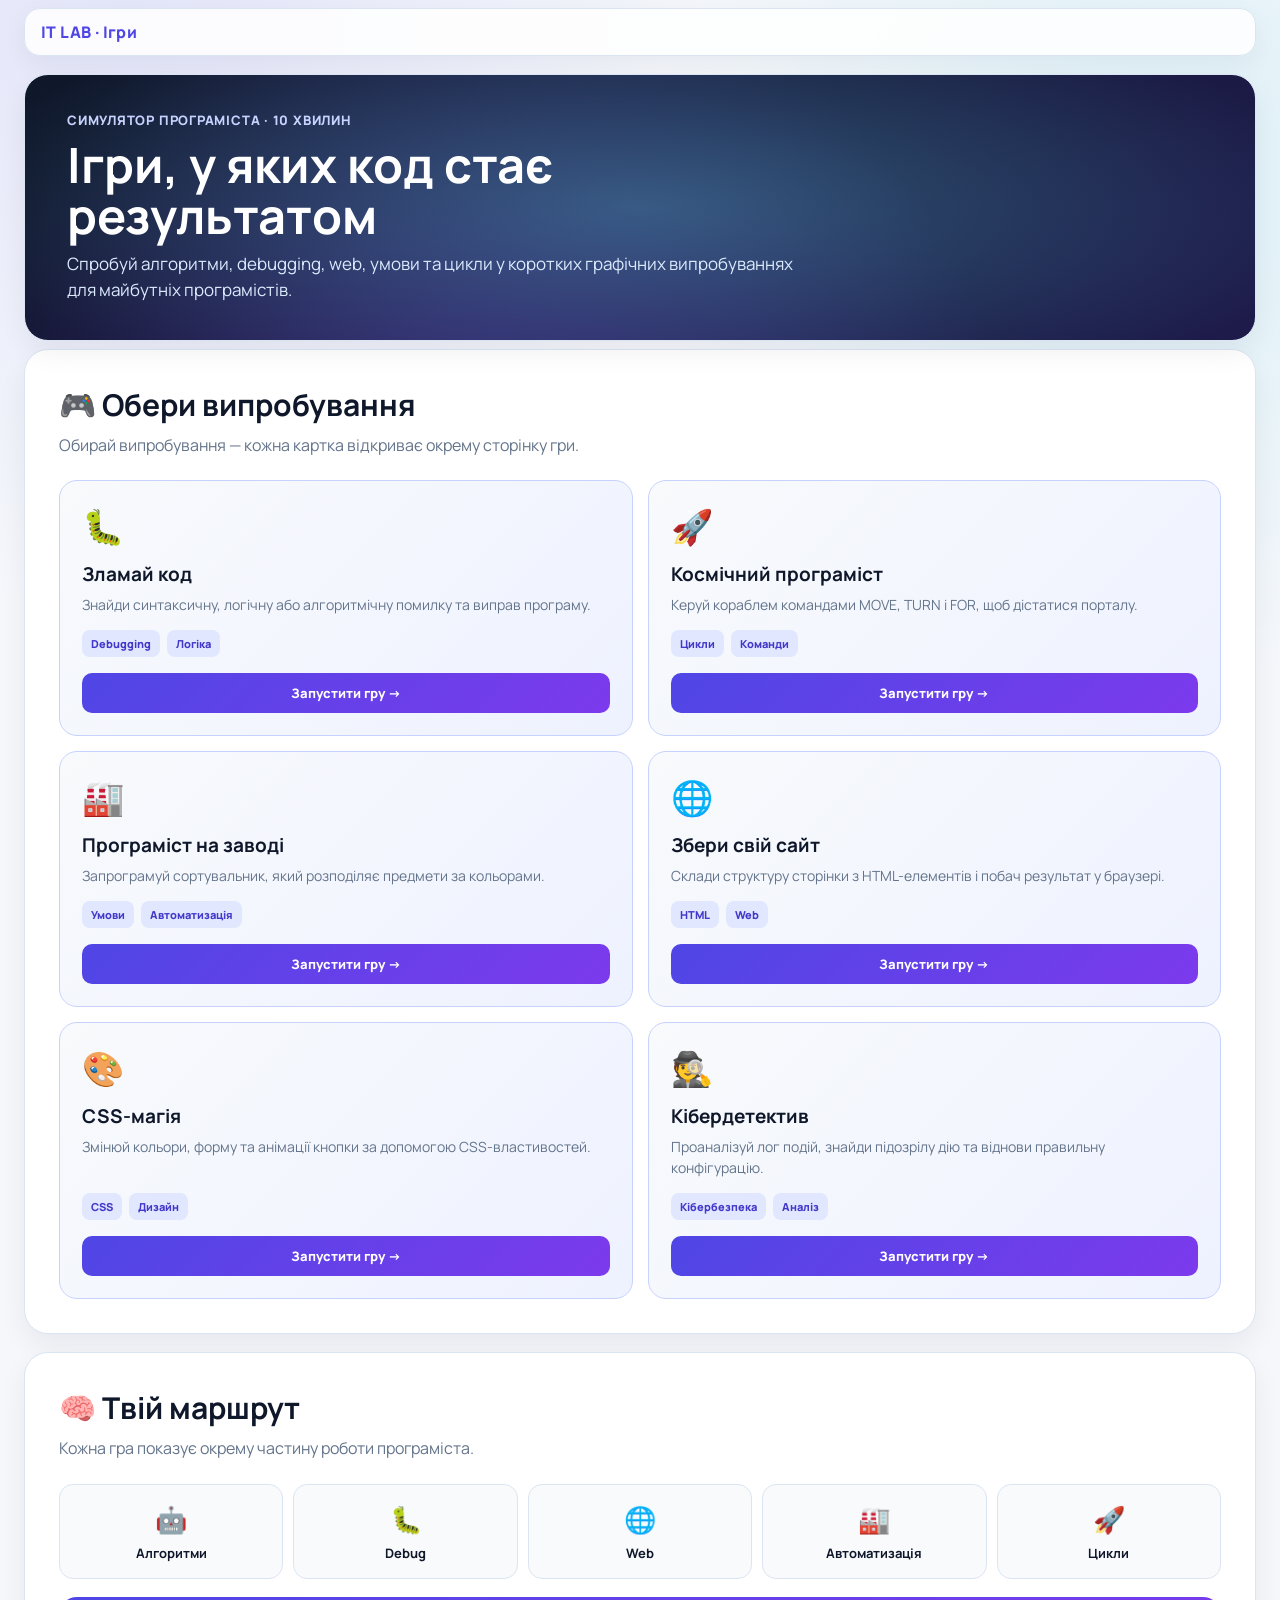
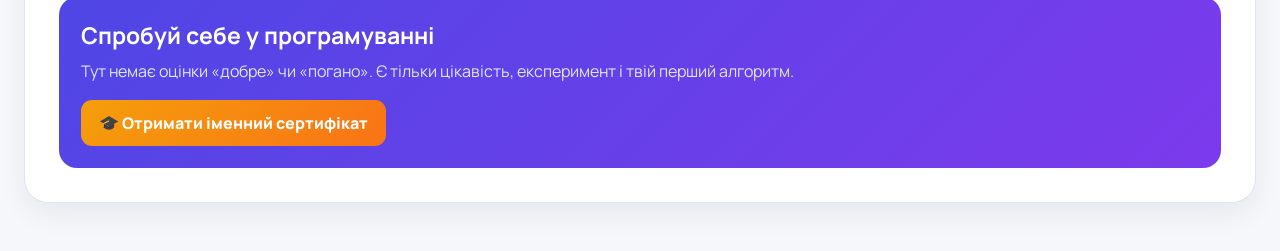
<file: games.html>
<!DOCTYPE html>
<html lang="uk">
<head>
  <meta charset="UTF-8">
  <meta name="viewport" content="width=device-width, initial-scale=1.0">
  <title>Ігри програміста | IT LAB</title>
  <link href="https://fonts.googleapis.com/css2?family=Manrope:wght@400;500;600;700;800;900&display=swap" rel="stylesheet">
  <style>
    :root { --primary:#4f46e5; --purple:#7c3aed; --cyan:#06b6d4; --dark:#0f172a; --muted:#64748b; --bg:#f5f7fb; --border:#dbe5f2; --white:#fff; }
    * { box-sizing:border-box; }
    body { margin:0; min-height:100vh; color:var(--dark); font-family:"Manrope",system-ui,-apple-system,BlinkMacSystemFont,"Segoe UI",sans-serif; background:radial-gradient(circle at 10% 0%,rgba(99,102,241,.12),transparent 28%),radial-gradient(circle at 90% 10%,rgba(6,182,212,.10),transparent 25%),var(--bg); }
    .page { width:min(1600px,calc(100% - 64px)); margin:0 auto; padding:18px 0 48px; }
    .site-nav { display:flex; align-items:center; justify-content:space-between; gap:18px; margin-bottom:18px; padding:12px 16px; border:1px solid var(--border); border-radius:16px; background:rgba(255,255,255,.88); box-shadow:0 8px 25px rgba(15,23,42,.05); }
    .site-brand,.site-link { text-decoration:none; }
    .site-brand { color:var(--primary); font-weight:900; letter-spacing:.4px; }
    .site-links { display:flex; flex-wrap:wrap; justify-content:flex-end; gap:6px; }
    .site-link { padding:8px 11px; border-radius:10px; color:var(--muted); font-size:13px; font-weight:700; }
    .site-link:hover,.site-link.active { color:var(--primary); background:#eef2ff; }
    .hero,.section { border:1px solid var(--border); border-radius:24px; background:var(--white); box-shadow:0 12px 28px rgba(15,23,42,.06); }
    .hero { margin-bottom:18px; padding:clamp(30px,6vw,60px); color:#fff; background:radial-gradient(circle at 85% 20%,rgba(6,182,212,.25),transparent 25%),radial-gradient(circle at 20% 90%,rgba(124,58,237,.35),transparent 30%),linear-gradient(135deg,#0f172a,#1e1b4b 55%,#312e81); }
    .eyebrow { color:#c7d2fe; font-size:13px; font-weight:800; letter-spacing:.06em; text-transform:uppercase; }
    h1 { max-width:780px; margin:14px 0 12px; font-size:clamp(34px,6vw,60px); line-height:1.05; }
    .hero p { max-width:740px; margin:0; color:#dbeafe; line-height:1.65; }
    .section { padding:clamp(22px,4vw,34px); }
    .section + .section { margin-top:18px; }
    .section-title { margin:0 0 8px; font-size:clamp(22px,3vw,30px); }
    .section-subtitle { margin:0 0 22px; color:var(--muted); line-height:1.6; }
    .game-grid { display:grid; grid-template-columns:repeat(2,1fr); gap:15px; }
    .game-card { display:flex; min-height:230px; flex-direction:column; padding:22px; border:1px solid #c7d2fe; border-radius:18px; background:linear-gradient(135deg,#f8fafc,#eef2ff); transition:.25s; }
    .game-card:hover { transform:translateY(-4px); border-color:var(--primary); box-shadow:0 14px 28px rgba(79,70,229,.14); }
    .game-card.ready { background:linear-gradient(135deg,#ecfeff,#eef2ff); border-color:#a5f3fc; }
    .game-icon { font-size:34px; }
    .game-card h3 { margin:12px 0 7px; font-size:19px; }
    .game-card p { margin:0 0 14px; color:var(--muted); font-size:14px; line-height:1.55; }
    .game-meta { display:flex; flex-wrap:wrap; gap:7px; margin-top:auto; }
    .tag { padding:6px 9px; border-radius:8px; color:#4338ca; background:#e0e7ff; font-size:11px; font-weight:800; }
    .game-button { display:inline-flex; align-items:center; justify-content:center; margin-top:16px; padding:11px 14px; border:0; border-radius:10px; color:#fff; background:linear-gradient(135deg,var(--primary),var(--purple)); font:inherit; font-size:13px; font-weight:800; text-decoration:none; cursor:pointer; }
    .game-button.disabled { color:#64748b; background:#e2e8f0; cursor:default; }
    .path { display:grid; grid-template-columns:repeat(5,1fr); gap:10px; }
    .path-step { padding:16px 12px; border-radius:14px; background:#f8fafc; border:1px solid var(--border); text-align:center; }
    .path-step strong { display:block; margin-top:7px; font-size:13px; }
    .path-step span { font-size:26px; }
    .cta { margin-top:18px; padding:22px; border-radius:18px; color:#fff; background:linear-gradient(135deg,#4f46e5,#7c3aed); }
    .cta h2 { margin:0 0 8px; font-size:23px; }
    .cta p { margin:0; color:#e0e7ff; line-height:1.55; }
    .certificate-button { display:inline-flex; align-items:center; justify-content:center; margin-top:16px; padding:12px 18px; border:0; border-radius:11px; color:#fff; background:linear-gradient(135deg,#f59e0b,#f97316); font:inherit; font-weight:900; cursor:pointer; }
    .certificate-modal { display:none; position:fixed; inset:0; z-index:60; align-items:center; justify-content:center; padding:16px; background:rgba(15,23,42,.68); backdrop-filter:blur(7px); }
    .certificate-modal.open { display:flex; }
    .certificate-card { position:relative; display:flex; flex-direction:column; align-items:center; gap:16px; width:min(1000px,100%); max-height:96vh; overflow:auto; padding:24px; border:1px solid #c7d2fe; border-radius:22px; background:#fff; box-shadow:0 28px 70px rgba(15,23,42,.3); }
    #certificate-close { position:absolute; top:12px; right:12px; width:38px; height:38px; border:0; border-radius:50%; color:var(--primary); background:#eef2ff; font-size:22px; cursor:pointer; }
    .certificate-card h2 { margin:0; text-align:center; }
    .certificate-card > p { margin:-8px 0 0; color:var(--muted); text-align:center; line-height:1.5; }
    .certificate-form { display:flex; flex-wrap:wrap; justify-content:center; gap:8px; width:min(100%,600px); }
    .certificate-form input { flex:1 1 280px; min-width:0; padding:12px 14px; border:1px solid var(--border); border-radius:10px; font:inherit; }
    .certificate-status { min-height:1.5em; margin:0; color:var(--muted); font-size:13px; text-align:center; }
    .certificate-actions { display:flex; flex-wrap:wrap; justify-content:center; gap:8px; }
    .certificate-actions button { padding:10px 14px; border:0; border-radius:9px; color:#fff; background:#059669; font:inherit; font-weight:800; cursor:pointer; }
    .certificate-actions button.secondary { color:#334155; background:#f1f5f9; border:1px solid var(--border); }
    @media (max-width:760px) { .page { width:calc(100% - 24px); padding-top:10px; } .site-nav { align-items:flex-start; flex-direction:column; } .site-links { justify-content:flex-start; } .game-grid { grid-template-columns:1fr; } .path { grid-template-columns:repeat(2,1fr); } }
  </style>
  <link rel="stylesheet" href="mobile.css">
</head>
<body>
  <main class="page">
    <nav class="site-nav" aria-label="Навігація сайту">
      <a class="site-brand" href="games.html" aria-current="page">IT LAB · Ігри</a>
    </nav>

    <header class="hero">
      <div class="eyebrow">Симулятор програміста · 10 хвилин</div>
      <h1>Ігри, у яких код стає результатом</h1>
      <p>Спробуй алгоритми, debugging, web, умови та цикли у коротких графічних випробуваннях для майбутніх програмістів.</p>
    </header>

    <section class="section">
      <h2 class="section-title">🎮 Обери випробування</h2>
      <p class="section-subtitle">Обирай випробування — кожна картка відкриває окрему сторінку гри.</p>
      <div class="game-grid">
        <article class="game-card"><div class="game-icon">🐛</div><h3>Зламай код</h3><p>Знайди синтаксичну, логічну або алгоритмічну помилку та виправ програму.</p><div class="game-meta"><span class="tag">Debugging</span><span class="tag">Логіка</span></div><a class="game-button" href="game-debug.html">Запустити гру →</a></article>
        <article class="game-card"><div class="game-icon">🚀</div><h3>Космічний програміст</h3><p>Керуй кораблем командами MOVE, TURN і FOR, щоб дістатися порталу.</p><div class="game-meta"><span class="tag">Цикли</span><span class="tag">Команди</span></div><a class="game-button" href="game-space.html">Запустити гру →</a></article>
        <article class="game-card"><div class="game-icon">🏭</div><h3>Програміст на заводі</h3><p>Запрограмуй сортувальник, який розподіляє предмети за кольорами.</p><div class="game-meta"><span class="tag">Умови</span><span class="tag">Автоматизація</span></div><a class="game-button" href="game-factory.html">Запустити гру →</a></article>
        <article class="game-card"><div class="game-icon">🌐</div><h3>Збери свій сайт</h3><p>Склади структуру сторінки з HTML-елементів і побач результат у браузері.</p><div class="game-meta"><span class="tag">HTML</span><span class="tag">Web</span></div><a class="game-button" href="game-web.html">Запустити гру →</a></article>
        <article class="game-card"><div class="game-icon">🎨</div><h3>CSS-магія</h3><p>Змінюй кольори, форму та анімації кнопки за допомогою CSS-властивостей.</p><div class="game-meta"><span class="tag">CSS</span><span class="tag">Дизайн</span></div><a class="game-button" href="game-css.html">Запустити гру →</a></article>
        <article class="game-card"><div class="game-icon">🕵️</div><h3>Кібердетектив</h3><p>Проаналізуй лог подій, знайди підозрілу дію та віднови правильну конфігурацію.</p><div class="game-meta"><span class="tag">Кібербезпека</span><span class="tag">Аналіз</span></div><a class="game-button" href="game-cyber.html">Запустити гру →</a></article>
      </div>
    </section>

    <section class="section">
      <h2 class="section-title">🧠 Твій маршрут</h2>
      <p class="section-subtitle">Кожна гра показує окрему частину роботи програміста.</p>
      <div class="path">
        <div class="path-step"><span>🤖</span><strong>Алгоритми</strong></div>
        <div class="path-step"><span>🐛</span><strong>Debug</strong></div>
        <div class="path-step"><span>🌐</span><strong>Web</strong></div>
        <div class="path-step"><span>🏭</span><strong>Автоматизація</strong></div>
        <div class="path-step"><span>🚀</span><strong>Цикли</strong></div>
      </div>
      <div class="cta">
        <h2>Спробуй себе у програмуванні</h2>
        <p>Тут немає оцінки «добре» чи «погано». Є тільки цікавість, експеримент і твій перший алгоритм.</p>
        <button class="certificate-button" id="open-certificate" type="button">🎓 Отримати іменний сертифікат</button>
      </div>
    </section>

    <div class="certificate-modal" id="certificate-modal" aria-hidden="true">
      <section class="certificate-card" role="dialog" aria-modal="true" aria-labelledby="certificate-title">
        <button class="game-modal-close" id="certificate-close" type="button" aria-label="Закрити">&times;</button>
        <h2 id="certificate-title">🏅 Генерація сертифіката</h2>
        <p>Введіть ім’я та прізвище, щоб створити персональний сертифікат проходження IT LAB.</p>
        <form class="certificate-form" id="certificate-form">
          <input id="certificate-name" type="text" maxlength="60" autocomplete="name" placeholder="Ваше ім’я та прізвище" aria-label="Ім’я та прізвище">
          <button class="certificate-button" type="submit">Згенерувати</button>
        </form>
        <p class="certificate-status" id="certificate-status" aria-live="polite"></p>
        <canvas id="certificate-canvas" width="1200" height="800" hidden></canvas>
        <div class="certificate-actions">
          <button id="download-certificate" type="button">📥 Завантажити сертифікат (PNG)</button>
          <button class="secondary" id="print-certificate" type="button">🖨️ Роздрукувати</button>
        </div>
      </section>
    </div>
  </main>

  <script src="game-progress.js"></script>
  <script>
    const certificateModal = document.getElementById("certificate-modal");
    const certificateCanvas = document.getElementById("certificate-canvas");
    const certificateName = document.getElementById("certificate-name");
    const certificateStatus = document.getElementById("certificate-status");
    const certificateLogo = new Image();
    certificateLogo.onload = () => {
      if (certificateModal.classList.contains("open")) drawCertificate();
    };
    certificateLogo.onerror = () => {
      certificateStatus.textContent = "Не вдалося завантажити логотип сертифіката.";
    };
    certificateLogo.src = "certificate-logo.webp";

    function drawCertificate() {
      const context = certificateCanvas.getContext("2d");
      if (!context) {
        certificateStatus.textContent = "Браузер не підтримує створення зображення сертифіката.";
        return false;
      }

      const name = certificateName.value.trim() || "Учасник IT LAB";
      const results = window.ITLabProgress.getSummary();
      const issued = new Date().toLocaleDateString("uk-UA", {
        day: "2-digit",
        month: "2-digit",
        year: "numeric"
      });
      certificateCanvas.width = 1200;
      certificateCanvas.height = 800;

      const background = context.createLinearGradient(0, 0, 1200, 800);
      background.addColorStop(0, "#071a42");
      background.addColorStop(0.48, "#0a2457");
      background.addColorStop(1, "#06132f");
      context.fillStyle = background;
      context.fillRect(0, 0, 1200, 800);

      const glowLeft = context.createRadialGradient(210, 180, 20, 210, 180, 350);
      glowLeft.addColorStop(0, "rgba(37,99,235,.22)");
      glowLeft.addColorStop(1, "rgba(37,99,235,0)");
      context.fillStyle = glowLeft;
      context.fillRect(0, 0, 600, 500);
      const glowRight = context.createRadialGradient(1000, 680, 20, 1000, 680, 350);
      glowRight.addColorStop(0, "rgba(124,58,237,.18)");
      glowRight.addColorStop(1, "rgba(124,58,237,0)");
      context.fillStyle = glowRight;
      context.fillRect(650, 450, 550, 350);
      drawCircuitDecoration(context);

      context.strokeStyle = "#fbbf24";
      context.lineWidth = 10;
      context.strokeRect(24, 24, 1152, 752);
      context.strokeStyle = "#2563eb";
      context.lineWidth = 2;
      context.strokeRect(38, 38, 1124, 724);
      context.strokeStyle = "rgba(6,182,212,.65)";
      context.strokeRect(46, 46, 1108, 708);
      context.fillStyle = "#fbbf24";
      context.fillRect(24, 24, 52, 52);
      context.fillRect(1124, 24, 52, 52);
      context.fillRect(24, 724, 52, 52);
      context.fillRect(1124, 724, 52, 52);
      context.fillStyle = "#2563eb";
      context.fillRect(76, 24, 34, 8);
      context.fillRect(1090, 24, 34, 8);
      context.fillRect(76, 768, 34, 8);
      context.fillRect(1090, 768, 34, 8);

      if (certificateLogo.complete && certificateLogo.naturalWidth) {
        context.save();
        context.beginPath();
        context.arc(66 + 145 / 2, 65 + 145 / 2, 145 / 2 + 7, 0, Math.PI * 2);
        context.fillStyle = "#ffffff";
        context.fill();
        context.strokeStyle = "#fbbf24";
        context.lineWidth = 2;
        context.stroke();
        context.beginPath();
        context.arc(66 + 145 / 2, 65 + 145 / 2, 145 / 2 + 2, 0, Math.PI * 2);
        context.clip();
        context.drawImage(certificateLogo, 66, 65, 145, 145);
        context.restore();
      }

      context.textAlign = "center";
      context.fillStyle = "#f8fafc";
      context.font = '700 22px "Manrope", sans-serif';
      context.fillText('ВСП "ЗЕФК НУ «ЗАПОРІЗЬКА ПОЛІТЕХНІКА»"', 670, 92);
      context.fillStyle = "#8fb5ff";
      context.font = '700 18px "Manrope", sans-serif';
      context.fillText('Спеціальність F2 «Інженерія програмного забезпечення»', 670, 124);
      context.shadowColor = "rgba(251,191,36,.35)";
      context.shadowBlur = 18;
      context.fillStyle = "#fbbf24";
      context.font = '900 58px "Manrope", sans-serif';
      context.fillText("СЕРТИФІКАТ", 600, 210);
      context.shadowBlur = 0;
      context.fillStyle = "#f8fafc";
      context.font = '500 23px "Manrope", sans-serif';
      context.fillText("засвідчує, що", 600, 252);
      let nameFontSize = 52;
      context.font = `800 ${nameFontSize}px "Manrope", sans-serif`;
      while (context.measureText(name).width > 850 && nameFontSize > 18) {
        nameFontSize -= 1;
        context.font = `800 ${nameFontSize}px "Manrope", sans-serif`;
      }
      context.shadowColor = "rgba(6,182,212,.35)";
      context.shadowBlur = 18;
      context.fillStyle = "#22d3ee";
      context.fillText(name, 600, 330);
      context.shadowBlur = 0;
      context.strokeStyle = "#2563eb";
      context.lineWidth = 2;
      context.beginPath();
      context.moveTo(350, 365);
      context.lineTo(850, 365);
      context.stroke();
      context.beginPath();
      context.arc(600, 365, 4, 0, Math.PI * 2);
      context.fillStyle = "#22d3ee";
      context.fill();
      context.fillStyle = "#f1f5f9";
      context.font = '500 20px "Manrope", sans-serif';
      context.fillText("брав(ла) участь в інтерактивних практиках та завданнях у межах", 600, 415);
      context.fillStyle = "#a78bfa";
      context.font = '800 27px "Manrope", sans-serif';
      context.fillText("🎮 Профорієнтаційного інтенсиву «IT LAB»", 600, 462);

      context.beginPath();
      context.moveTo(438, 505);
      context.lineTo(762, 505);
      context.arcTo(780, 505, 780, 523, 18);
      context.lineTo(780, 575);
      context.arcTo(780, 593, 762, 593, 18);
      context.lineTo(438, 593);
      context.arcTo(420, 593, 420, 575, 18);
      context.lineTo(420, 523);
      context.arcTo(420, 505, 438, 505, 18);
      context.closePath();
      const badge = context.createLinearGradient(420, 505, 780, 593);
      badge.addColorStop(0, "rgba(15,35,70,.95)");
      badge.addColorStop(1, "rgba(19,31,61,.95)");
      context.fillStyle = badge;
      context.fill();
      context.strokeStyle = "#fbbf24";
      context.lineWidth = 2;
      context.stroke();
      context.fillStyle = "#fbbf24";
      context.font = '800 26px "Manrope", sans-serif';
      context.fillText(`Здобуто досвіду: ${results.xp} XP ★`, 600, 559);
      context.textAlign = "left";
      context.fillStyle = "#9fb7df";
      context.font = '500 17px "Manrope", sans-serif';
      context.fillText(`Дата видачі: ${issued}`, 75, 720);
      context.textAlign = "right";
      context.fillText("Організаційний комітет IT LAB", 1125, 720);
      certificateStatus.textContent = `Результат: ${results.xp} XP · зіграно ігор: ${results.playedGames} · завершено: ${results.completedGames}.`;
      return true;
    }

    function drawCircuitDecoration(context) {
      context.save();
      context.strokeStyle = "rgba(37,99,235,.28)";
      context.lineWidth = 3;
      context.lineCap = "round";
      const paths = [
        [[48, 270], [105, 327], [105, 410], [150, 455]],
        [[48, 325], [82, 359], [82, 505], [140, 563]],
        [[1152, 250], [1090, 312], [1090, 395], [1040, 445]],
        [[1152, 520], [1110, 562], [1110, 650], [1050, 710]]
      ];
      paths.forEach((points) => {
        context.beginPath();
        points.forEach(([x, y], index) => {
          if (index === 0) context.moveTo(x, y);
          else context.lineTo(x, y);
        });
        context.stroke();
        const [x, y] = points[points.length - 1];
        context.beginPath();
        context.arc(x, y, 7, 0, Math.PI * 2);
        context.fillStyle = "#2563eb";
        context.fill();
      });
      context.fillStyle = "rgba(6,182,212,.75)";
      [[72,650],[92,650],[112,650],[72,670],[92,670],[112,670],
       [1080,210],[1100,210],[1120,210],[1080,230],[1100,230],[1120,230],
       [1080,250],[1100,250],[1120,250]].forEach(([x, y]) => {
        context.beginPath();
        context.arc(x, y, 2.5, 0, Math.PI * 2);
        context.fill();
      });
      context.restore();
    }

    function openCertificate() {
      certificateModal.classList.add("open");
      certificateModal.setAttribute("aria-hidden", "false");
      drawCertificate();
      certificateName.focus();
    }

    function closeCertificate() {
      certificateModal.classList.remove("open");
      certificateModal.setAttribute("aria-hidden", "true");
    }

    document.getElementById("open-certificate").addEventListener("click", openCertificate);
    document.getElementById("certificate-close").addEventListener("click", closeCertificate);
    document.getElementById("certificate-form").addEventListener("submit", (event) => {
      event.preventDefault();
      if (drawCertificate()) {
        certificateStatus.textContent = "Сертифікат успішно згенеровано! Його можна завантажити або роздрукувати.";
      }
    });
    certificateName.addEventListener("input", () => {
      if (certificateModal.classList.contains("open")) drawCertificate();
    });
    certificateModal.addEventListener("click", (event) => {
      if (event.target === certificateModal) closeCertificate();
    });
    document.getElementById("download-certificate").addEventListener("click", () => {
      drawCertificate();
      certificateCanvas.toBlob((blob) => {
        if (!blob) {
          certificateStatus.textContent = "Не вдалося створити PNG сертифіката.";
          return;
        }
        const downloadUrl = URL.createObjectURL(blob);
        const link = document.createElement("a");
        const safeName = certificateName.value.trim().replace(/[^\p{L}\p{N}]+/gu, "_").replace(/^_|_$/g, "");
        link.href = downloadUrl;
        link.download = `Certificate_IT_LAB${safeName ? `_${safeName}` : ""}.png`;
        link.click();
        URL.revokeObjectURL(downloadUrl);
      }, "image/png");
    });
    document.getElementById("print-certificate").addEventListener("click", () => {
      drawCertificate();
      const printFrame = document.createElement("iframe");
      printFrame.title = "Друк сертифіката IT LAB";
      printFrame.setAttribute("aria-hidden", "true");
      printFrame.style.position = "fixed";
      printFrame.style.right = "0";
      printFrame.style.bottom = "0";
      printFrame.style.width = "0";
      printFrame.style.height = "0";
      printFrame.style.border = "0";

      const printDocument = printFrame.contentDocument;
      const printWindow = printFrame.contentWindow;
      if (!printDocument || !printWindow) {
        certificateStatus.textContent = "Не вдалося підготувати сертифікат до друку.";
        return;
      }

      const printStyle = printDocument.createElement("style");
      printStyle.textContent = "@page{size:A4 landscape;margin:0}html,body{margin:0;width:100%;height:100%}body{display:flex;align-items:center;justify-content:center}img{width:100%;height:auto}";
      printDocument.head.append(printStyle);

      const image = printDocument.createElement("img");
      image.alt = "Сертифікат IT LAB";
      image.onload = () => {
        const cleanup = () => printFrame.remove();
        printWindow.addEventListener("afterprint", cleanup, { once: true });
        printWindow.focus();
        printWindow.print();
        window.setTimeout(cleanup, 60000);
      };
      image.onerror = () => {
        printFrame.remove();
        certificateStatus.textContent = "Не вдалося завантажити сертифікат для друку.";
      };
      image.src = certificateCanvas.toDataURL("image/png");
      printDocument.body.replaceChildren(image);
      document.body.append(printFrame);
    });

    document.addEventListener("keydown", (event) => {
      if (event.key !== "Escape") return;
      if (certificateModal.classList.contains("open")) closeCertificate();
    });
  </script>
</body>
</html>
</file>
<file: mobile.css>
@media (max-width: 800px) {
  main,
  .page {
    width: calc(100% - 24px);
    padding: 10px 0 32px;
  }

  .hero {
    padding: clamp(18px, 5vw, 26px);
  }

  .hero h1,
  h1 {
    font-size: clamp(26px, 7.5vw, 38px);
    line-height: 1.12;
    overflow-wrap: anywhere;
  }

  .hero p {
    font-size: 16px;
  }

  .card,
  .panel,
  .section {
    padding: clamp(16px, 4vw, 22px);
  }

  .stats {
    grid-template-columns: repeat(2, minmax(0, 1fr));
    gap: 8px;
  }

  .game,
  .builder {
    grid-template-columns: minmax(0, 1fr);
  }

  .game > *,
  .builder > *,
  .stats > * {
    min-width: 0;
  }

  .card:has(.builder) .palette {
    display: grid;
    grid-template-columns: repeat(2, minmax(0, 1fr));
    gap: 8px;
    padding: 12px;
  }

  .card:has(.builder) .palette h3 {
    grid-column: 1 / -1;
    margin: 0;
  }

  .card:has(.builder) .palette .tag {
    display: grid;
    min-width: 0;
    min-height: 48px;
    place-items: center;
    margin: 0;
    padding: 10px 6px;
    text-align: center;
    overflow-wrap: anywhere;
  }

  .card:has(.builder) .preview {
    min-height: 210px;
    padding: 12px;
  }

  .card:has(.builder) .builder > .palette {
    order: 0;
  }

  .card:has(.builder) .builder > :last-child {
    order: 1;
  }

  .card:has(.builder) .empty {
    min-height: 180px;
  }

  .card:has(.game) .controls {
    grid-template-columns: repeat(2, minmax(0, 1fr));
  }

  .card:has(.factory) .bins {
    grid-template-columns: repeat(3, minmax(0, 1fr));
  }

  .card:has(.terminal) .side {
    display: grid;
    grid-template-columns: repeat(2, minmax(0, 1fr));
    gap: 8px;
  }

  .card:has(.terminal) .side > .actions {
    grid-column: 1 / -1;
  }

  .mission-top,
  .level-top,
  .factory-title {
    align-items: flex-start;
    flex-wrap: wrap;
    gap: 10px;
  }

  button,
  .action,
  .css-btn,
  .control,
  .tag,
  .game-button,
  .site-brand,
  .site-link,
  .nav a,
  .back {
    display: inline-flex;
    align-items: center;
    min-height: 44px;
    touch-action: manipulation;
  }

  input,
  select,
  textarea {
    max-width: 100%;
    min-height: 44px;
    font-size: 16px;
  }

  .log-row {
    grid-template-columns: minmax(42px, 60px) minmax(42px, 65px) minmax(0, 1fr);
  }

  .code-text,
  .terminal-title,
  .command {
    overflow-wrap: anywhere;
  }
}

@media (max-width: 480px) {
  main,
  .page {
    width: calc(100% - 20px);
    padding-top: 8px;
  }

  .hero,
  .card,
  .panel,
  .section {
    padding: 16px;
  }

  .level-top {
    flex-direction: column;
  }

  .factory-title {
    flex-direction: column;
  }

  .stats .stat {
    padding: 10px 6px;
  }

  .stats .stat strong {
    font-size: clamp(16px, 5vw, 20px);
  }

  .card:has(.terminal) .panel {
    padding: 10px;
  }

  .card:has(.terminal) .panel h3 {
    font-size: 13px;
  }

  .card:has(.terminal) .evidence {
    min-height: 56px;
    font-size: 11px;
  }

  .grid {
    gap: 4px;
    padding: 5px;
  }

  .controls {
    grid-template-columns: minmax(0, 1fr);
  }

  .path {
    grid-template-columns: repeat(2, minmax(0, 1fr));
  }

  .certificate-card {
    padding: 16px;
  }

  .certificate-modal {
    padding: 8px;
  }
}

@media (min-width: 801px) {
  .card:has(.builder) .builder {
    grid-template-columns: minmax(280px, 340px) minmax(0, 1fr);
    gap: 16px;
  }

  .card:has(.builder) .builder > * {
    min-width: 0;
  }

  .card:has(.builder) .palette {
    display: grid;
    grid-template-columns: repeat(2, minmax(0, 1fr));
    gap: 8px;
    padding: 14px;
  }

  .card:has(.builder) .palette h3 {
    grid-column: 1 / -1;
    margin: 0 0 4px;
  }

  .card:has(.builder) .palette .tag {
    display: grid;
    min-width: 0;
    min-height: 50px;
    place-items: center;
    margin: 0;
    padding: 10px;
    font-size: 14px;
    line-height: 1.25;
    text-align: center;
    overflow-wrap: anywhere;
  }

  .card:has(.builder) .preview {
    min-height: 300px;
  }

  .card:has(.options) > .actions {
    flex-wrap: nowrap;
  }

  .card:has(.options) > .actions .btn {
    min-width: 0;
    padding: 9px 12px;
    font-size: 14px;
  }

  .card:has(.terminal) .side > .actions {
    margin: 0;
  }
}

@media (min-width: 1000px) {
  body:has(main > .hero) main {
    width: min(1360px, calc(100% - 48px));
    padding-top: 8px;
  }

  main > .nav {
    margin-bottom: 8px;
    padding: 6px 12px;
  }

  main > .hero {
    position: relative;
    isolation: isolate;
    overflow: hidden;
    margin-bottom: 8px;
    min-height: 220px;
    display: flex;
    flex-direction: column;
    justify-content: center;
    padding: 36px 42px;
    background-size: 180% 180%;
    animation: hero-gradient-drift 16s ease-in-out infinite alternate;
  }

  main > .hero::before {
    position: absolute;
    z-index: 0;
    inset: -70% -35%;
    background: radial-gradient(ellipse at center, rgba(103, 232, 249, .3), transparent 48%);
    content: "";
    pointer-events: none;
    animation: hero-light-sweep 10s ease-in-out infinite alternate;
  }

  main > .hero > * {
    position: relative;
    z-index: 1;
  }

  main > .hero h1 {
    margin: 10px 0 10px;
    font-size: clamp(34px, 3.8vw, 52px);
  }

  main > .hero p {
    font-size: 17px;
    line-height: 1.55;
  }

  @keyframes hero-gradient-drift {
    from {
      background-position: 0% 50%;
    }
    to {
      background-position: 100% 50%;
    }
  }

  @keyframes hero-light-sweep {
    from {
      transform: translateX(-24%) rotate(-8deg);
      opacity: .45;
    }
    to {
      transform: translateX(24%) rotate(8deg);
      opacity: 1;
    }
  }

  @media (prefers-reduced-motion: reduce) {
    main > .hero {
      animation: none;
    }

    main > .hero::before {
      animation: none;
    }
  }

  main > .card {
    padding: 18px;
  }

  .card .stats {
    gap: 8px;
    margin-bottom: 12px;
  }

  .card .stats .stat {
    padding: 9px;
  }

  .card .level-box,
  .card .level-info,
  .card .mission {
    margin-bottom: 12px;
    padding: 12px;
  }

  .card .level-description,
  .card .mission p {
    margin-top: 6px;
  }

  .card .progress {
    margin-top: 9px;
  }

  .card:has(.options) {
    display: grid;
    grid-template-columns: minmax(0, 1.15fr) minmax(340px, .85fr);
    gap: 10px 18px;
    align-content: start;
  }

  .card:has(.options) > .stats,
  .card:has(.options) > .level-box,
  .card:has(.options) > .timer-box,
  .card:has(.options) > .result,
  .card:has(.options) > .hint,
  .card:has(.options) > .explanation,
  .card:has(.options) > .actions,
  .card:has(.options) > .back {
    grid-column: 1 / -1;
    margin: 0;
  }

  .card:has(.options) > .stats .stat {
    padding: 7px;
  }

  .card:has(.options) > .level-box {
    padding: 10px;
  }

  .card:has(.options) > .timer-box {
    padding: 8px 12px;
  }

  .card:has(.options) > .question,
  .card:has(.options) > .code-wrapper {
    grid-column: 1;
    margin: 0;
  }

  .card:has(.options) > .question {
    grid-row: 4;
    align-self: end;
    font-size: 19px;
  }

  .card:has(.options) > .code-wrapper {
    grid-row: 5;
  }

  .card:has(.options) > .options {
    grid-column: 2;
    grid-row: 4 / span 2;
    align-self: center;
    gap: 8px;
    margin: 0;
  }

  .card:has(.options) > .options .option {
    padding: 10px 14px;
  }

  .card:has(.options) .code {
    padding: 10px 14px;
    font-size: 13px;
    line-height: 1.35;
  }

  .card:has(.factory) {
    display: grid;
    grid-template-columns: minmax(0, 1.15fr) minmax(360px, .85fr);
    gap: 12px 18px;
    align-content: start;
  }

  .card:has(.factory) > .stats,
  .card:has(.factory) > .level-box,
  .card:has(.factory) > .back {
    grid-column: 1 / -1;
    margin: 0;
  }

  .card:has(.factory) > .factory {
    grid-column: 1;
    grid-row: 3 / span 4;
    align-self: center;
  }

  .card:has(.factory) > .code-box,
  .card:has(.factory) > .buttons,
  .card:has(.factory) > .result,
  .card:has(.factory) > .bins {
    grid-column: 2;
    margin: 0;
  }

  .card:has(.factory) > .code-box {
    padding: 12px;
  }

  .card:has(.factory) > .bins {
    gap: 8px;
  }

  .card:has(.factory) > .bins .bin {
    padding: 6px 8px;
  }

  .card:has(.factory) > .bins .bin-icon {
    margin-bottom: 2px;
    font-size: 22px;
  }

  .card:has(#grid) {
    display: grid;
    grid-template-columns: minmax(0, 1.1fr) minmax(340px, .9fr);
    gap: 10px 22px;
    align-content: start;
  }

  .card:has(#grid) > .stats,
  .card:has(#grid) > .level-info,
  .card:has(#grid) > a.nav {
    grid-column: 1 / -1;
    margin: 0;
  }

  .card:has(#grid) > #grid {
    grid-column: 1;
    grid-row: 3 / span 5;
    align-self: center;
    width: min(520px, 40vw, 40vh);
    margin: 0 auto;
  }

  .card:has(#grid) > .controls,
  .card:has(#grid) > .result,
  .card:has(#grid) > .command-box,
  .card:has(#grid) > .actions {
    grid-column: 2;
    margin: 0;
  }

  .card:has(#grid) > .controls {
    align-self: end;
  }

  .card:has(#grid) > .command-box {
    padding: 12px;
  }

  .card:has(.game) .game {
    gap: 12px;
  }

  .card:has(.builder) > .result,
  .card:has(.builder) > .actions,
  .card:has(.builder) > .back {
    margin-top: 8px;
  }

  .card:has(.game) .controls {
    grid-template-columns: repeat(4, minmax(0, 1fr));
  }

  .card:has(.game) .preview {
    min-height: 210px;
    padding: 16px;
  }

  .card:has(.game) .selected {
    min-height: 0;
    margin-top: 6px;
    padding: 8px;
    font-size: 12px;
  }

  .card:has(.game) .result,
  .card:has(.game) .actions {
    margin-top: 6px;
  }

  .card:has(.game) .panel {
    padding: 10px;
  }

  .card:has(.game) .controls {
    gap: 6px;
  }

  .card:has(.game) .css-btn {
    padding: 8px 5px;
  }

  .card:has(.terminal) .side {
    display: grid;
    grid-template-columns: repeat(2, minmax(0, 1fr));
    align-content: start;
  }

  .card:has(.terminal) .side > .actions {
    grid-column: 1 / -1;
  }

  .card:has(.terminal) .terminal {
    height: min(40vh, 330px);
    min-height: 0;
    overflow: auto;
  }

  .card:has(.terminal) .side {
    gap: 8px;
  }

  .card:has(.terminal) .panel {
    padding: 8px;
  }

  .card:has(.terminal) .panel h3 {
    margin-bottom: 6px;
  }

  .card:has(.terminal) .tools {
    gap: 6px;
  }

  .card:has(.terminal) .side {
    gap: 6px;
  }

  .card:has(.terminal) .evidence {
    min-height: 64px;
  }
}
</file>
